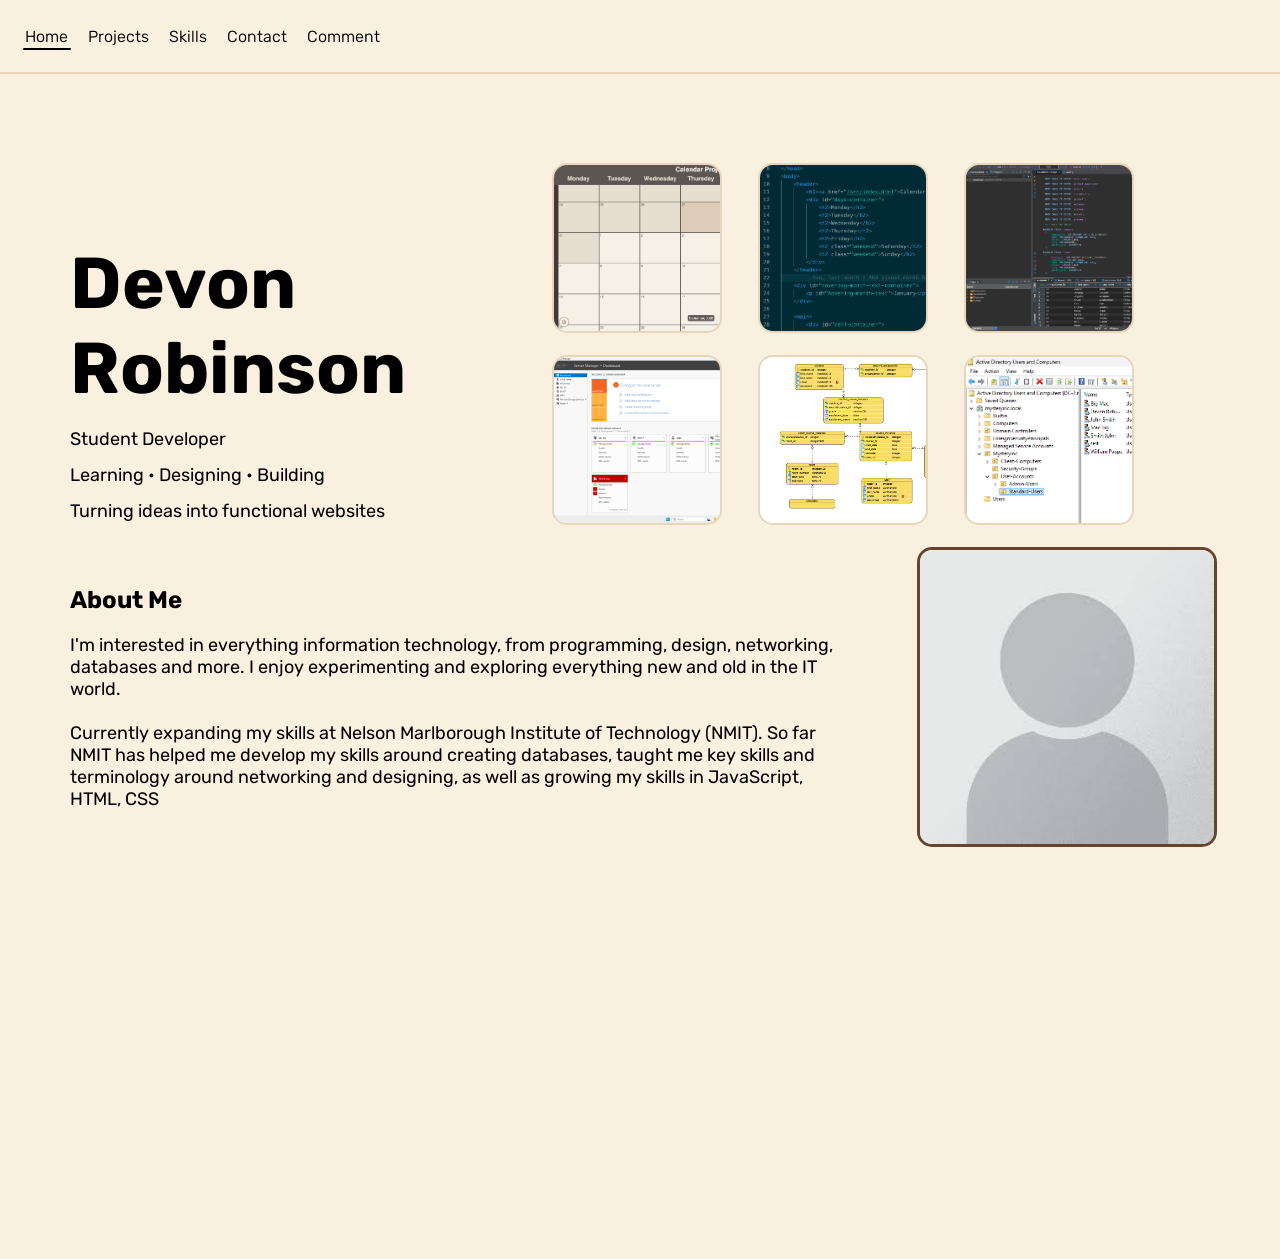
<file: index.html>
<!doctype html>
<html lang="en">
  <head>
    <meta charset="UTF-8" />
    <meta name="viewport" content="width=device-width, initial-scale=1.0" />
    <title>Devon's Portfolio</title>
    <link rel="stylesheet" href="src/global-css/global.css" />
    <link rel="stylesheet" href="src/pages/styles/home.css" />
    <link rel="icon" href="src/icons/code.svg" />
  </head>
  <body>
    <header>
      <nav>
        <a id="home-nav-link" href="index.html">Home</a>
        <a id="home-nav-link-mobile" class="active" href="index.html"
          ><svg
            xmlns="http://www.w3.org/2000/svg"
            height="24px"
            viewBox="0 -960 960 960"
            width="24px"
          >
            <path
              d="M240-200h120v-240h240v240h120v-360L480-740 240-560v360Zm-80 80v-480l320-240 320 240v480H520v-240h-80v240H160Zm320-350Z"
            /></svg
        ></a>
        <a id="projects-nav-link" href="src/pages/projects.html">Projects</a>
        <a id="projects-nav-link-mobile" href="src/pages/projects.html"
          ><svg
            xmlns="http://www.w3.org/2000/svg"
            height="24px"
            viewBox="0 -960 960 960"
            width="24px"
          >
            <path
              d="M120-440v-320q0-33 23.5-56.5T200-840h240v400H120Zm240-80Zm160-320h240q33 0 56.5 23.5T840-760v160H520v-240Zm0 720v-400h320v320q0 33-23.5 56.5T760-120H520ZM120-360h320v240H200q-33 0-56.5-23.5T120-200v-160Zm240 80Zm240-400Zm0 240Zm-400-80h160v-240H200v240Zm400-160h160v-80H600v80Zm0 240v240h160v-240H600ZM200-280v80h160v-80H200Z"
            /></svg
        ></a>
        <a id="skills-nav-link" href="src/pages/skills.html">Skills</a>
        <a id="skills-nav-link-mobile" href="src/pages/skills.html"
          ><svg
            height="22px"
            width="22px"
            version="1.1"
            id="Layer_1"
            xmlns="http://www.w3.org/2000/svg"
            xmlns:xlink="http://www.w3.org/1999/xlink"
            viewBox="0 0 232.688 232.688"
            xml:space="preserve"
          >
            <g id="XMLID_350_">
              <g id="XMLID_351_">
                <path
                  id="XMLID_352_"
                  d="M97.688,61.344h120c8.284,0,15-6.716,15-15s-6.716-15-15-15h-120c-8.284,0-15,6.716-15,15 S89.403,61.344,97.688,61.344z"
                />
              </g>
              <g id="XMLID_439_">
                <path
                  id="XMLID_440_"
                  d="M217.688,101.344h-120c-8.284,0-15,6.716-15,15s6.716,15,15,15h120c8.284,0,15-6.716,15-15 S225.972,101.344,217.688,101.344z"
                />
              </g>
              <g id="XMLID_441_">
                <path
                  id="XMLID_443_"
                  d="M217.688,171.344h-120c-8.284,0-15,6.716-15,15c0,8.284,6.716,15,15,15h120c8.284,0,15-6.716,15-15 C232.688,178.06,225.972,171.344,217.688,171.344z"
                />
              </g>
              <g id="XMLID_444_">
                <path
                  id="XMLID_445_"
                  d="M48.785,104.408l-9.989-1.452l-4.467-9.052c-1.264-2.56-3.87-4.181-6.726-4.181 c-2.854,0-5.462,1.621-6.726,4.181l-4.468,9.052l-9.988,1.452c-2.825,0.41-5.173,2.389-6.055,5.104 c-0.882,2.715-0.146,5.695,1.897,7.688l7.228,7.045l-1.707,9.949c-0.483,2.814,0.674,5.658,2.983,7.336 c1.307,0.95,2.853,1.433,4.409,1.433c1.193,0,2.392-0.285,3.489-0.861l8.936-4.698l8.936,4.698 c1.098,0.577,2.296,0.861,3.489,0.861c0.007,0,0.015,0,0.021,0c4.142-0.001,7.499-3.358,7.499-7.5 c0-0.629-0.077-1.241-0.223-1.825l-1.612-9.393l7.228-7.045c2.045-1.993,2.78-4.973,1.898-7.688 C53.958,106.797,51.61,104.818,48.785,104.408z"
                />
              </g>
              <g id="XMLID_446_">
                <path
                  id="XMLID_447_"
                  d="M48.785,34.408l-9.989-1.452l-4.467-9.052c-1.264-2.56-3.87-4.181-6.726-4.181 c-2.854,0-5.462,1.621-6.726,4.181l-4.468,9.052l-9.988,1.452c-2.825,0.41-5.173,2.389-6.055,5.104 c-0.882,2.715-0.146,5.695,1.897,7.688l7.228,7.045l-1.707,9.949c-0.483,2.814,0.674,5.658,2.983,7.336 c1.307,0.95,2.853,1.433,4.409,1.433c1.193,0,2.392-0.285,3.489-0.861l8.936-4.698l8.936,4.698 c1.098,0.577,2.296,0.861,3.489,0.861c0.007,0,0.015,0,0.021,0c4.142,0,7.499-3.358,7.499-7.5c0-0.629-0.077-1.241-0.223-1.825 l-1.612-9.393l7.228-7.045c2.045-1.993,2.78-4.973,1.898-7.688 C53.958,36.797,51.61,34.818,48.785,34.408z"
                />
              </g>
              <g id="XMLID_448_">
                <path
                  id="XMLID_449_"
                  d="M48.785,174.408l-9.989-1.452l-4.467-9.052c-1.264-2.56-3.87-4.181-6.726-4.181 c-2.854,0-5.462,1.621-6.726,4.181l-4.468,9.052l-9.988,1.452c-2.825,0.41-5.173,2.389-6.055,5.104 c-0.882,2.715-0.146,5.695,1.897,7.688l7.228,7.045l-1.707,9.949c-0.483,2.814,0.674,5.658,2.983,7.336 c1.307,0.95,2.853,1.433,4.409,1.433c1.193,0,2.392-0.285,3.489-0.861l8.936-4.698l8.936,4.698 c1.098,0.577,2.296,0.861,3.489,0.861c0.007,0,0.015,0,0.021,0c4.142,0,7.499-3.358,7.499-7.5c0-0.629-0.077-1.241-0.223-1.825 l-1.612-9.393l7.228-7.045c2.045-1.993,2.78-4.973,1.898-7.688 C53.958,176.797,51.61,174.818,48.785,174.408z"
                />
              </g>
            </g></svg
        ></a>
        <a id="contact-nav-link" href="src/pages/contact.html">Contact</a>
        <a id="contact-nav-link-mobile" href="src/pages/contact.html"
          ><svg
            xmlns="http://www.w3.org/2000/svg"
            height="24px"
            viewBox="0 -960 960 960"
            width="24px"
          >
            <path
              d="M200-246q54-53 125.5-83.5T480-360q83 0 154.5 30.5T760-246v-514H200v514Zm379-235q41-41 41-99t-41-99q-41-41-99-41t-99 41q-41 41-41 99t41 99q41 41 99 41t99-41ZM200-120q-33 0-56.5-23.5T120-200v-560q0-33 23.5-56.5T200-840h560q33 0 56.5 23.5T840-760v560q0 33-23.5 56.5T760-120H200Zm69-80h422q-44-39-99.5-59.5T480-280q-56 0-112.5 20.5T269-200Zm168.5-337.5Q420-555 420-580t17.5-42.5Q455-640 480-640t42.5 17.5Q540-605 540-580t-17.5 42.5Q505-520 480-520t-42.5-17.5ZM480-503Z"
            /></svg
        ></a>
        <a id="comments-nav-link" href="src/pages/comment.html">Comment</a>
        <a id="comments-nav-link-mobile" href="src/pages/comment.html"
          ><svg
            xmlns="http://www.w3.org/2000/svg"
            height="24px"
            viewBox="0 -960 960 960"
            width="24px"
          >
            <path
              d="M200-246q54-53 125.5-83.5T480-360q83 0 154.5 30.5T760-246v-514H200v514Zm379-235q41-41 41-99t-41-99q-41-41-99-41t-99 41q-41 41-41 99t41 99q41 41 99 41t99-41ZM200-120q-33 0-56.5-23.5T120-200v-560q0-33 23.5-56.5T200-840h560q33 0 56.5 23.5T840-760v560q0 33-23.5 56.5T760-120H200Zm69-80h422q-44-39-99.5-59.5T480-280q-56 0-112.5 20.5T269-200Zm168.5-337.5Q420-555 420-580t17.5-42.5Q455-640 480-640t42.5 17.5Q540-605 540-580t-17.5 42.5Q505-520 480-520t-42.5-17.5ZM480-503Z"
            /></svg
        ></a>
      </nav>
    </header>
    <main>
      <section class="main-container">
        <!-- <div class="main-container"> -->
        <div id="intro-container">
          <h1>Devon Robinson</h1>
          <p>Student Developer</p>
          <p>Learning • Designing • Building</p>
          <p>Turning ideas into functional websites</p>

          <a href="projects.html" class="mobile-view-projects">View Projects</a>
        </div>

        <div class="intro-img-container">
          <div class="img-holder"><img src="src/project-imgs/calendar-img1.png" /></div>
          <div class="img-holder"><img src="src/project-imgs/calendar-img2.png" /></div>
          <div class="img-holder"><img src="src/project-imgs/dbeaver-img1.png" /></div>
          <div class="img-holder"><img src="src/project-imgs/server-img1.PNG" /></div>
          <div class="img-holder"><img src="src/project-imgs/logical-img.png" /></div>
          <div class="img-holder"><img src="src/project-imgs/server-img2.PNG" /></div>
        </div>
        <!-- </div> -->
      </section>
      <section class="about-me">
        <div class="description">
          <h2>About Me</h2>
          <p>
            I'm interested in everything information technology, from programming, design,
            networking, databases and more. I enjoy experimenting and exploring everything new and
            old in the IT world.<br /><br />
            Currently expanding my skills at Nelson Marlborough Institute of Technology (NMIT). So
            far NMIT has helped me develop my skills around creating databases, taught me key skills
            and terminology around networking and designing, as well as growing my skills in
            JavaScript, HTML, CSS
          </p>
        </div>
        <article class="personal-card">
          <img
            id="personal-img"
            alt="Photo of Devon"
            src="src/front-page-imgs/empty-contact-img2.png"
          />
        </article>
      </section>
    </main>
    <footer>
      <div class="socials">
        <a class="github-social" href="https://github.com/Devon-Robinson0" target="_blank"
          ><svg
            width="800px"
            height="800px"
            viewBox="0 0 20 20"
            version="1.1"
            xmlns="http://www.w3.org/2000/svg"
            xmlns:xlink="http://www.w3.org/1999/xlink"
          >
            <g id="Page-1" stroke="none" stroke-width="1" fill="none" fill-rule="evenodd">
              <g
                id="Dribbble-Light-Preview"
                transform="translate(-140.000000, -7559.000000)"
                fill="#000000"
              >
                <g id="icons" transform="translate(56.000000, 160.000000)">
                  <path
                    d="M94,7399 C99.523,7399 104,7403.59 104,7409.253 C104,7413.782 101.138,7417.624 97.167,7418.981 C96.66,7419.082 96.48,7418.762 96.48,7418.489 C96.48,7418.151 96.492,7417.047 96.492,7415.675 C96.492,7414.719 96.172,7414.095 95.813,7413.777 C98.04,7413.523 100.38,7412.656 100.38,7408.718 C100.38,7407.598 99.992,7406.684 99.35,7405.966 C99.454,7405.707 99.797,7404.664 99.252,7403.252 C99.252,7403.252 98.414,7402.977 96.505,7404.303 C95.706,7404.076 94.85,7403.962 94,7403.958 C93.15,7403.962 92.295,7404.076 91.497,7404.303 C89.586,7402.977 88.746,7403.252 88.746,7403.252 C88.203,7404.664 88.546,7405.707 88.649,7405.966 C88.01,7406.684 87.619,7407.598 87.619,7408.718 C87.619,7412.646 89.954,7413.526 92.175,7413.785 C91.889,7414.041 91.63,7414.493 91.54,7415.156 C90.97,7415.418 89.522,7415.871 88.63,7414.304 C88.63,7414.304 88.101,7413.319 87.097,7413.247 C87.097,7413.247 86.122,7413.234 87.029,7413.87 C87.029,7413.87 87.684,7414.185 88.139,7415.37 C88.139,7415.37 88.726,7417.2 91.508,7416.58 C91.513,7417.437 91.522,7418.245 91.522,7418.489 C91.522,7418.76 91.338,7419.077 90.839,7418.982 C86.865,7417.627 84,7413.783 84,7409.253 C84,7403.59 88.478,7399 94,7399"
                    id="github-[#142]"
                  ></path>
                </g>
              </g>
            </g></svg
        ></a>
        <a
          class="linkedin-social"
          href="https://www.linkedin.com/in/devon-robinson-6292603ba/"
          target="_blank"
          ><svg
            height="800px"
            width="800px"
            version="1.1"
            id="Layer_1"
            xmlns="http://www.w3.org/2000/svg"
            xmlns:xlink="http://www.w3.org/1999/xlink"
            viewBox="0 0 382 382"
            xml:space="preserve"
          >
            <path
              d="M347.445,0H34.555C15.471,0,0,15.471,0,34.555v312.889C0,366.529,15.471,382,34.555,382h312.889C366.529,382,382,366.529,382,347.444V34.555C382,15.471,366.529,0,347.445,0z M118.207,329.844c0,5.554-4.502,10.056-10.056,10.056H65.345c-5.554,0-10.056-4.502-10.056-10.056V150.403c0-5.554,4.502-10.056,10.056-10.056h42.806c5.554,0,10.056,4.502,10.056,10.056V329.844z M86.748,123.432c-22.459,0-40.666-18.207-40.666-40.666S64.289,42.1,86.748,42.1s40.666,18.207,40.666,40.666S109.208,123.432,86.748,123.432z M341.91,330.654c0,5.106-4.14,9.246-9.246,9.246H286.73c-5.106,0-9.246-4.14-9.246-9.246v-84.168c0-12.556,3.683-55.021-32.813-55.021c-28.309,0-34.051,29.066-35.204,42.11v97.079c0,5.106-4.139,9.246-9.246,9.246h-44.426c-5.106,0-9.246-4.14-9.246-9.246V149.593c0-5.106,4.14-9.246,9.246-9.246h44.426c5.106,0,9.246,4.14,9.246,9.246v15.655c10.497-15.753,26.097-27.912,59.312-27.912c73.552,0,73.131,68.716,73.131,106.472L341.91,330.654L341.91,330.654z"
            /></svg
        ></a>
        <a class="email-social" href="mailto:devonpr@gmail.com"
          ><svg
            xmlns="http://www.w3.org/2000/svg"
            height="24px"
            viewBox="0 -960 960 960"
            width="24px"
          >
            <path
              d="M160-160q-33 0-56.5-23.5T80-240v-480q0-33 23.5-56.5T160-800h640q33 0 56.5 23.5T880-720v480q0 33-23.5 56.5T800-160H160Zm320-280L160-640v400h640v-400L480-440Zm0-80 320-200H160l320 200ZM160-640v-80 480-400Z"
            /></svg
        ></a>
      </div>
      <div class="nav-container">
        <a href="index.html">Home</a>
        <a href="projects.html">Projects</a>
        <a href="skills.html">Skills</a>
        <a href="contact.html">Contact Me</a>
      </div>
      <p>&copy; 2026 Devon Robinson</p>
    </footer>
  </body>
</html>
</file>
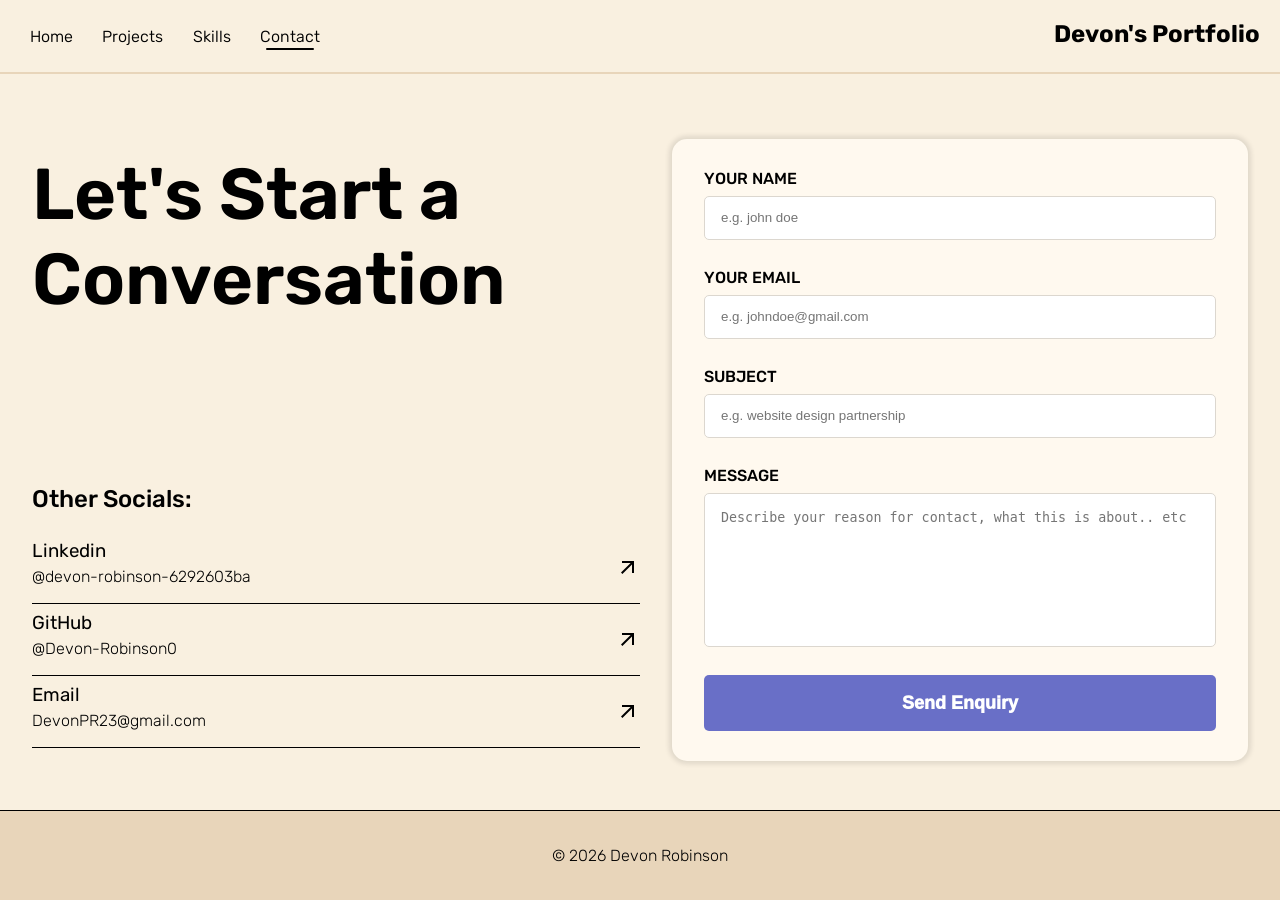
<file: pages/contact.html>
<!DOCTYPE html>
<html lang="en">
<head>
    <meta charset="UTF-8">
    <meta name="viewport" content="width=device-width, initial-scale=1.0">
    <title>Devon's Portfolio</title>
    <link rel="stylesheet" href="../assets/global-css/global.css" />
    <link rel="stylesheet" href="styles/contact.css" />
    <link rel="icon" href="../assets/icons/code.svg" />
</head>
<body id="body-temp">
    <header>
        <nav>
            <a id="home-nav-link" href="index.html">Home</a>
            <a id="home-nav-link-mobile" href="index.html"><svg xmlns="http://www.w3.org/2000/svg" height="24px" viewBox="0 -960 960 960" width="24px"><path d="M240-200h120v-240h240v240h120v-360L480-740 240-560v360Zm-80 80v-480l320-240 320 240v480H520v-240h-80v240H160Zm320-350Z"/></svg></a>
            <a id="projects-nav-link" href="projects.html">Projects</a>
            <a id="projects-nav-link-mobile" href="projects.html"><svg xmlns="http://www.w3.org/2000/svg" height="24px" viewBox="0 -960 960 960" width="24px"><path d="M120-440v-320q0-33 23.5-56.5T200-840h240v400H120Zm240-80Zm160-320h240q33 0 56.5 23.5T840-760v160H520v-240Zm0 720v-400h320v320q0 33-23.5 56.5T760-120H520ZM120-360h320v240H200q-33 0-56.5-23.5T120-200v-160Zm240 80Zm240-400Zm0 240Zm-400-80h160v-240H200v240Zm400-160h160v-80H600v80Zm0 240v240h160v-240H600ZM200-280v80h160v-80H200Z"/></svg></a>
            <a id="skills-nav-link" href="skills.html">Skills</a>
            <a id="skills-nav-link-mobile" href="skills.html"><svg height="22px" width="22px" version="1.1" id="Layer_1" xmlns="http://www.w3.org/2000/svg" xmlns:xlink="http://www.w3.org/1999/xlink" viewBox="0 0 232.688 232.688" xml:space="preserve"><g id="XMLID_350_"><g id="XMLID_351_"><path id="XMLID_352_" d="M97.688,61.344h120c8.284,0,15-6.716,15-15s-6.716-15-15-15h-120c-8.284,0-15,6.716-15,15 S89.403,61.344,97.688,61.344z"/></g><g id="XMLID_439_"><path id="XMLID_440_" d="M217.688,101.344h-120c-8.284,0-15,6.716-15,15s6.716,15,15,15h120c8.284,0,15-6.716,15-15 S225.972,101.344,217.688,101.344z"/></g><g id="XMLID_441_"><path id="XMLID_443_" d="M217.688,171.344h-120c-8.284,0-15,6.716-15,15c0,8.284,6.716,15,15,15h120c8.284,0,15-6.716,15-15 C232.688,178.06,225.972,171.344,217.688,171.344z"/></g><g id="XMLID_444_"><path id="XMLID_445_" d="M48.785,104.408l-9.989-1.452l-4.467-9.052c-1.264-2.56-3.87-4.181-6.726-4.181 c-2.854,0-5.462,1.621-6.726,4.181l-4.468,9.052l-9.988,1.452c-2.825,0.41-5.173,2.389-6.055,5.104 c-0.882,2.715-0.146,5.695,1.897,7.688l7.228,7.045l-1.707,9.949c-0.483,2.814,0.674,5.658,2.983,7.336 c1.307,0.95,2.853,1.433,4.409,1.433c1.193,0,2.392-0.285,3.489-0.861l8.936-4.698l8.936,4.698 c1.098,0.577,2.296,0.861,3.489,0.861c0.007,0,0.015,0,0.021,0c4.142-0.001,7.499-3.358,7.499-7.5 c0-0.629-0.077-1.241-0.223-1.825l-1.612-9.393l7.228-7.045c2.045-1.993,2.78-4.973,1.898-7.688 C53.958,106.797,51.61,104.818,48.785,104.408z"/></g><g id="XMLID_446_"><path id="XMLID_447_" d="M48.785,34.408l-9.989-1.452l-4.467-9.052c-1.264-2.56-3.87-4.181-6.726-4.181 c-2.854,0-5.462,1.621-6.726,4.181l-4.468,9.052l-9.988,1.452c-2.825,0.41-5.173,2.389-6.055,5.104 c-0.882,2.715-0.146,5.695,1.897,7.688l7.228,7.045l-1.707,9.949c-0.483,2.814,0.674,5.658,2.983,7.336 c1.307,0.95,2.853,1.433,4.409,1.433c1.193,0,2.392-0.285,3.489-0.861l8.936-4.698l8.936,4.698 c1.098,0.577,2.296,0.861,3.489,0.861c0.007,0,0.015,0,0.021,0c4.142,0,7.499-3.358,7.499-7.5c0-0.629-0.077-1.241-0.223-1.825 l-1.612-9.393l7.228-7.045c2.045-1.993,2.78-4.973,1.898-7.688 C53.958,36.797,51.61,34.818,48.785,34.408z"/></g><g id="XMLID_448_"><path id="XMLID_449_" d="M48.785,174.408l-9.989-1.452l-4.467-9.052c-1.264-2.56-3.87-4.181-6.726-4.181 c-2.854,0-5.462,1.621-6.726,4.181l-4.468,9.052l-9.988,1.452c-2.825,0.41-5.173,2.389-6.055,5.104 c-0.882,2.715-0.146,5.695,1.897,7.688l7.228,7.045l-1.707,9.949c-0.483,2.814,0.674,5.658,2.983,7.336 c1.307,0.95,2.853,1.433,4.409,1.433c1.193,0,2.392-0.285,3.489-0.861l8.936-4.698l8.936,4.698 c1.098,0.577,2.296,0.861,3.489,0.861c0.007,0,0.015,0,0.021,0c4.142,0,7.499-3.358,7.499-7.5c0-0.629-0.077-1.241-0.223-1.825 l-1.612-9.393l7.228-7.045c2.045-1.993,2.78-4.973,1.898-7.688 C53.958,176.797,51.61,174.818,48.785,174.408z"/></g></g></svg></a>
            <a id="contact-nav-link" href="contact.html">Contact</a>
            <a id="contact-nav-link-mobile" class="active" href="contact.html"><svg xmlns="http://www.w3.org/2000/svg" height="24px" viewBox="0 -960 960 960" width="24px"><path d="M200-246q54-53 125.5-83.5T480-360q83 0 154.5 30.5T760-246v-514H200v514Zm379-235q41-41 41-99t-41-99q-41-41-99-41t-99 41q-41 41-41 99t41 99q41 41 99 41t99-41ZM200-120q-33 0-56.5-23.5T120-200v-560q0-33 23.5-56.5T200-840h560q33 0 56.5 23.5T840-760v560q0 33-23.5 56.5T760-120H200Zm69-80h422q-44-39-99.5-59.5T480-280q-56 0-112.5 20.5T269-200Zm168.5-337.5Q420-555 420-580t17.5-42.5Q455-640 480-640t42.5 17.5Q540-605 540-580t-17.5 42.5Q505-520 480-520t-42.5-17.5ZM480-503Z"/></svg></a>
        </nav>
        <a href="index.html" class="site-name"><h2>Devon's Portfolio</h2></a>
    </header>
    <main>
        <div class="start-conversation">
            <h1>Let's Start a Conversation</h1>
            <div class="socials-box">
                <h2>Other Socials:</h2>
                <a href="https://www.linkedin.com/in/devon-robinson-6292603ba/" target="_blank">
                    <h3>Linkedin</h3>
                    <p>@devon-robinson-6292603ba</p>

                    <svg xmlns="http://www.w3.org/2000/svg" height="24px" viewBox="0 -960 960 960" width="24px"><path d="m256-240-56-56 384-384H240v-80h480v480h-80v-344L256-240Z"/></svg>
                </a>
                <a href="https://github.com/Devon-Robinson0" target="_blank">
                    <h3>GitHub</h3>
                    <p>@Devon-Robinson0</p>

                    <svg xmlns="http://www.w3.org/2000/svg" height="24px" viewBox="0 -960 960 960" width="24px"><path d="m256-240-56-56 384-384H240v-80h480v480h-80v-344L256-240Z"/></svg>
                </a>
                <a href="mailto:devonpr@gmail.com">
                    <h3>Email</h3>
                    <p>DevonPR23@gmail.com</p>

                    <svg xmlns="http://www.w3.org/2000/svg" height="24px" viewBox="0 -960 960 960" width="24px"><path d="m256-240-56-56 384-384H240v-80h480v480h-80v-344L256-240Z"/></svg>
                </a>
            </div>
        </div>
        <div class="contact">
            <form>
                <div class="input-container">
                    <label for="name-input">YOUR NAME</label>
                    <input id="name-input" type="text" placeholder="e.g. john doe" />
                </div>
                <div class="input-container">
                    <label for="email-input">YOUR EMAIL</label>
                    <input id="email-input" type="email" placeholder="e.g. johndoe@gmail.com" />
                </div>
                <div class="input-container">
                    <label for="subject-input">SUBJECT</label>
                    <input id="subject-input" type="text" placeholder="e.g. website design partnership" />
                </div>
                <div class="input-container">
                    <label for="message-input">MESSAGE</label>
                    <textarea 
                        id="message-input" 
                        placeholder="Describe your reason for contact, what this is about.. etc" 
                        rows="8"
                    ></textarea>
                </div>
                
                <button type="button" id="submit-form-btn">Send Enquiry</button>
            </form>
        </div>
    </main>
    <footer id="contact-footer">
        <p>&copy; 2026 Devon Robinson</p>
    </footer>
</body>
</html>
</file>
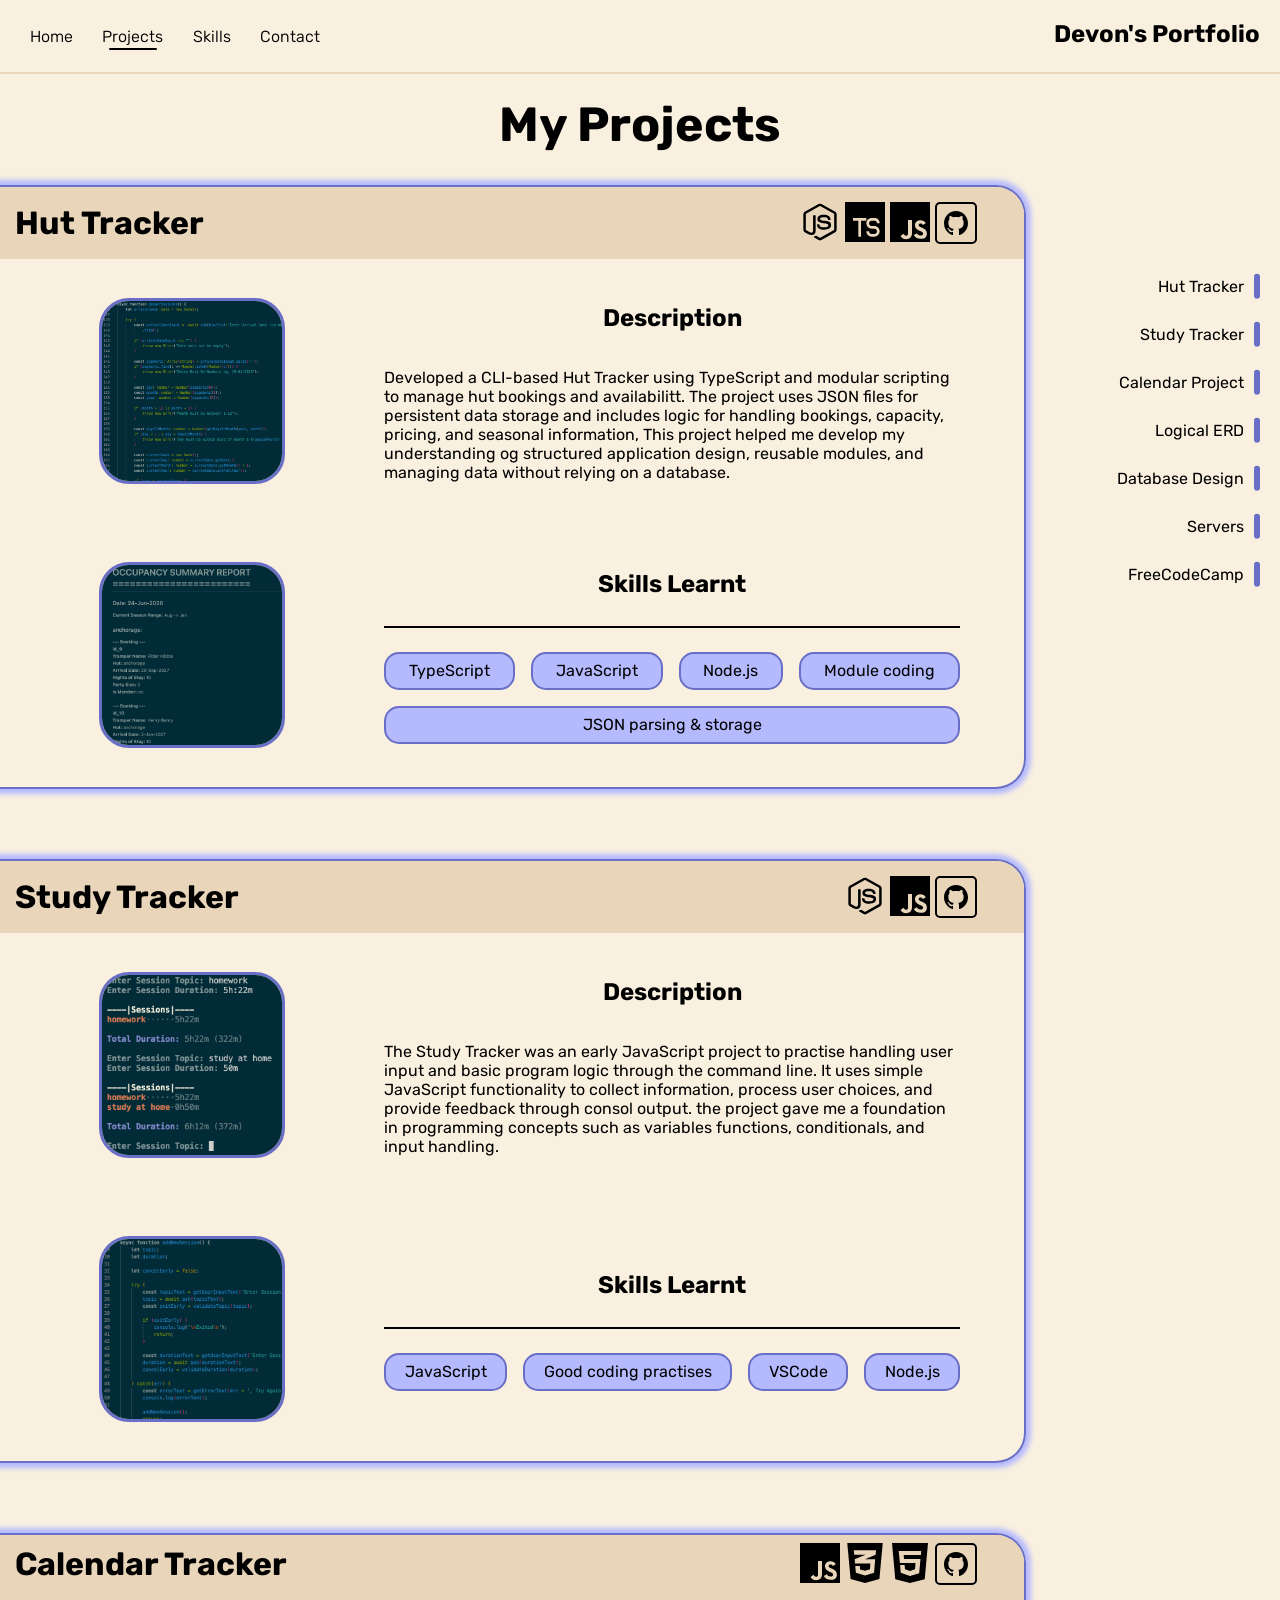
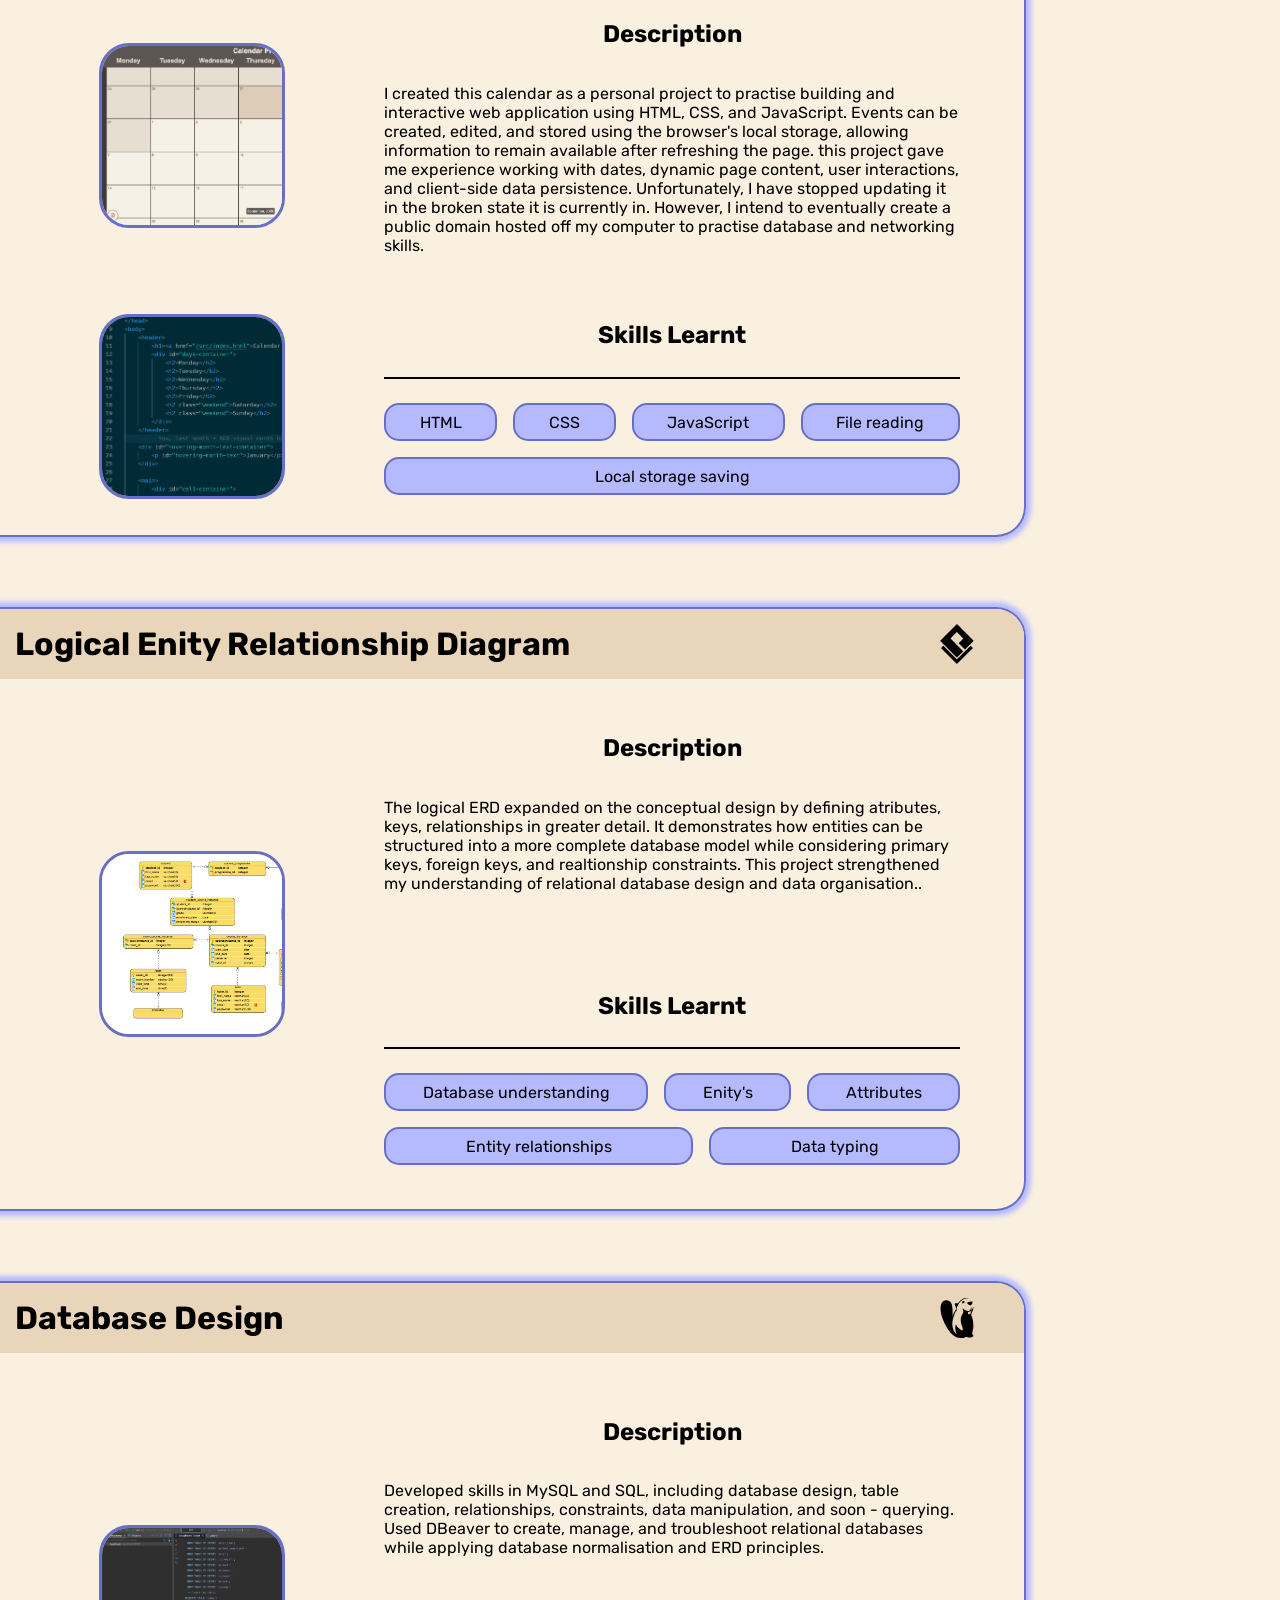
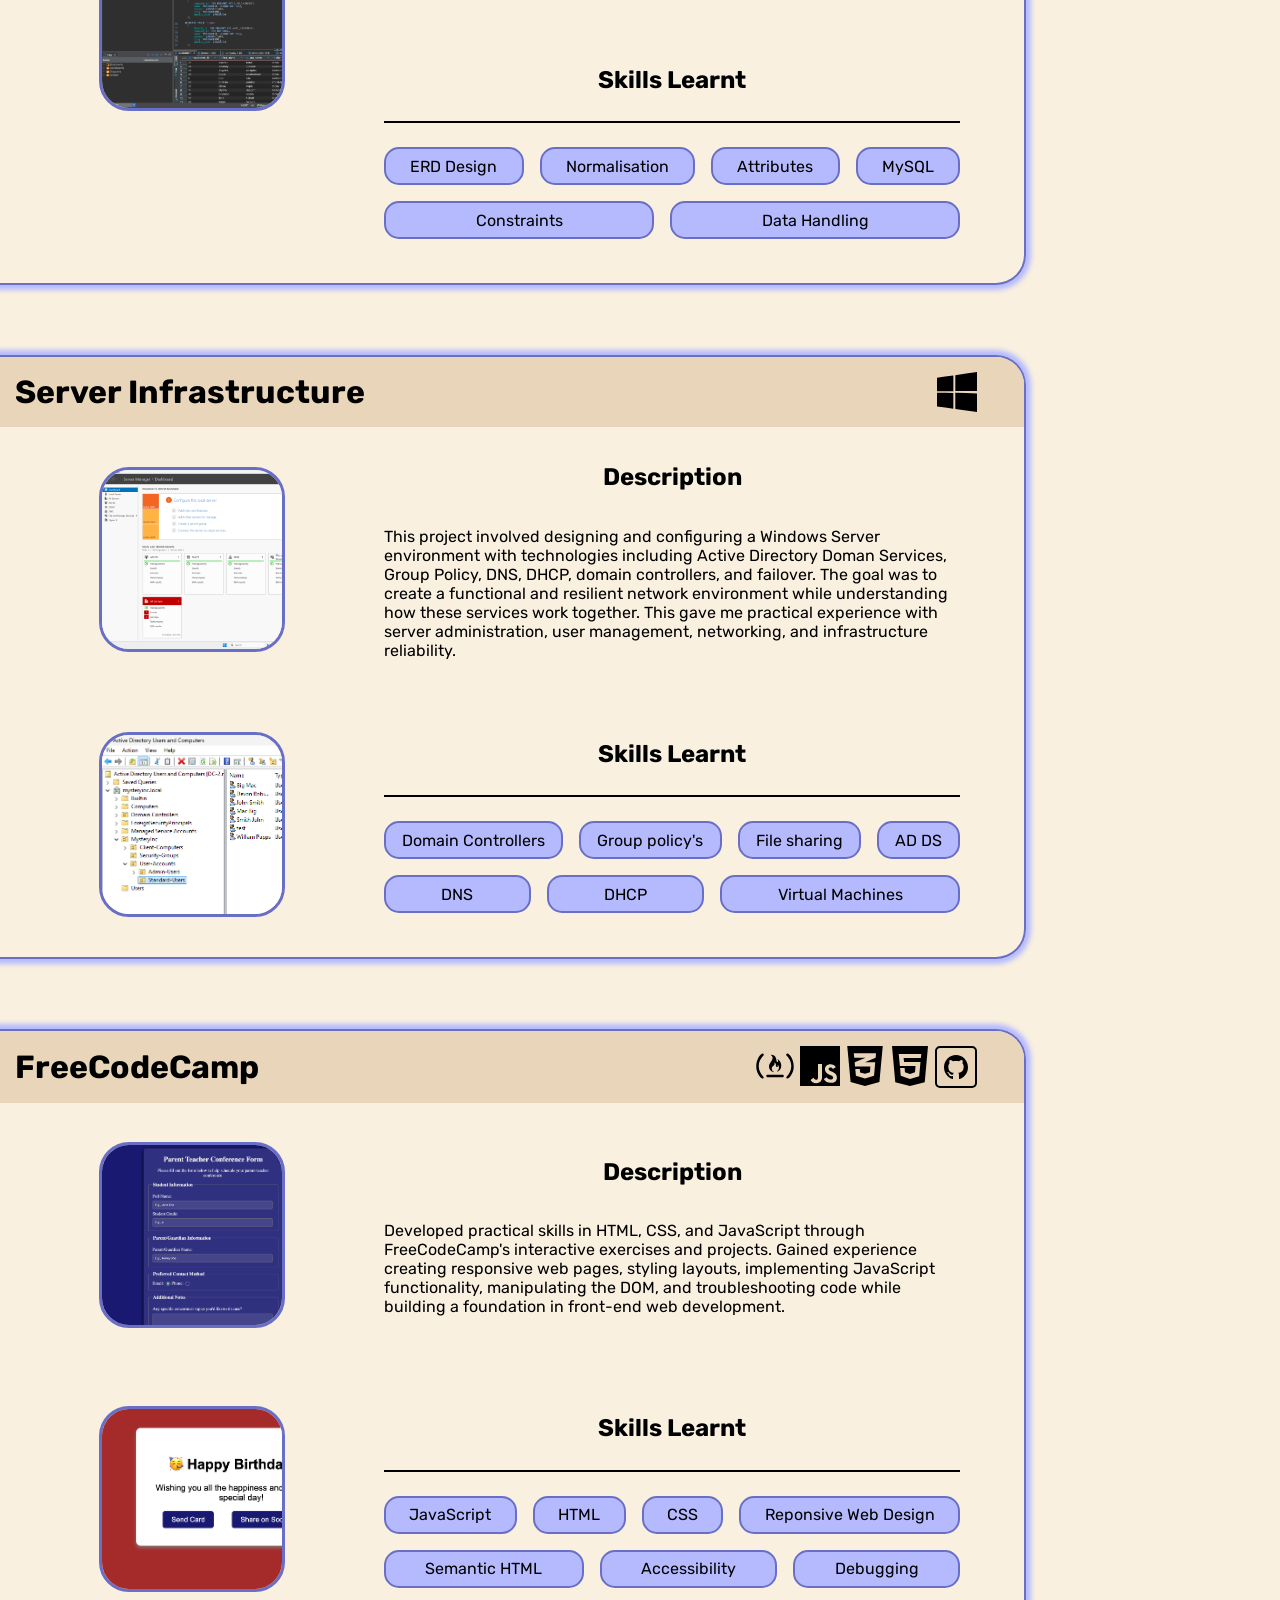
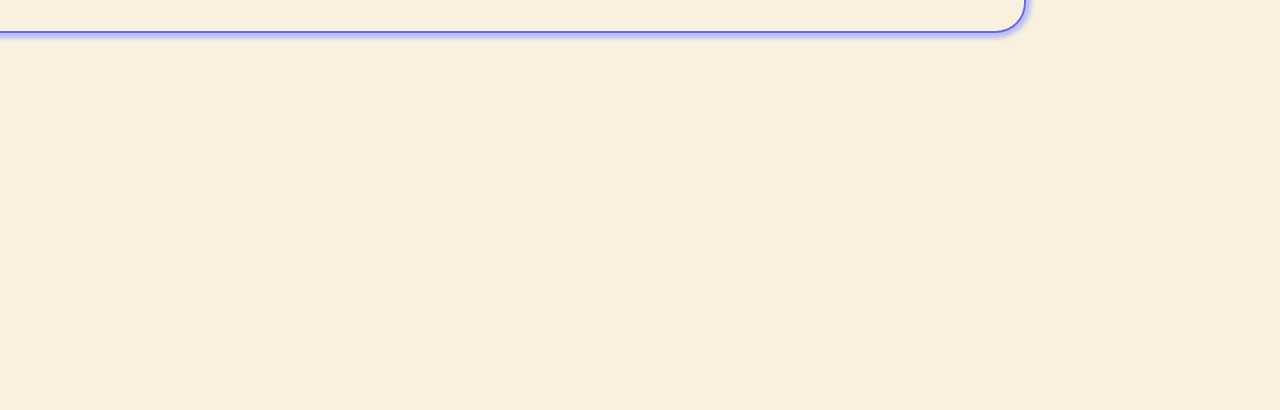
<file: pages/projects.html>
<!DOCTYPE html>
<html lang="en">
<head>
    <meta charset="UTF-8">
    <meta name="viewport" content="width=device-width, initial-scale=1.0">
    <title>Devon's Portfolio</title>
    <link rel="stylesheet" href="../assets/global-css/global.css" />
    <link rel="stylesheet" href="styles/projects.css" />
    <link rel="icon" href="../assets/icons/code.svg" />
</head>
<body>
    <header>
        <nav>
            <a id="home-nav-link" href="index.html">Home</a>
            <a id="home-nav-link-mobile" href="index.html"><svg xmlns="http://www.w3.org/2000/svg" height="24px" viewBox="0 -960 960 960" width="24px"><path d="M240-200h120v-240h240v240h120v-360L480-740 240-560v360Zm-80 80v-480l320-240 320 240v480H520v-240h-80v240H160Zm320-350Z"/></svg></a>
            <a id="projects-nav-link" href="projects.html">Projects</a>
            <a id="projects-nav-link-mobile" class="active" href="projects.html"><svg xmlns="http://www.w3.org/2000/svg" height="24px" viewBox="0 -960 960 960" width="24px"><path d="M120-440v-320q0-33 23.5-56.5T200-840h240v400H120Zm240-80Zm160-320h240q33 0 56.5 23.5T840-760v160H520v-240Zm0 720v-400h320v320q0 33-23.5 56.5T760-120H520ZM120-360h320v240H200q-33 0-56.5-23.5T120-200v-160Zm240 80Zm240-400Zm0 240Zm-400-80h160v-240H200v240Zm400-160h160v-80H600v80Zm0 240v240h160v-240H600ZM200-280v80h160v-80H200Z"/></svg></a>
            <a id="skills-nav-link" href="skills.html">Skills</a>
            <a id="skills-nav-link-mobile" href="skills.html"><svg height="22px" width="22px" version="1.1" id="Layer_1" xmlns="http://www.w3.org/2000/svg" xmlns:xlink="http://www.w3.org/1999/xlink" viewBox="0 0 232.688 232.688" xml:space="preserve"><g id="XMLID_350_"><g id="XMLID_351_"><path id="XMLID_352_" d="M97.688,61.344h120c8.284,0,15-6.716,15-15s-6.716-15-15-15h-120c-8.284,0-15,6.716-15,15 S89.403,61.344,97.688,61.344z"/></g><g id="XMLID_439_"><path id="XMLID_440_" d="M217.688,101.344h-120c-8.284,0-15,6.716-15,15s6.716,15,15,15h120c8.284,0,15-6.716,15-15 S225.972,101.344,217.688,101.344z"/></g><g id="XMLID_441_"><path id="XMLID_443_" d="M217.688,171.344h-120c-8.284,0-15,6.716-15,15c0,8.284,6.716,15,15,15h120c8.284,0,15-6.716,15-15 C232.688,178.06,225.972,171.344,217.688,171.344z"/></g><g id="XMLID_444_"><path id="XMLID_445_" d="M48.785,104.408l-9.989-1.452l-4.467-9.052c-1.264-2.56-3.87-4.181-6.726-4.181 c-2.854,0-5.462,1.621-6.726,4.181l-4.468,9.052l-9.988,1.452c-2.825,0.41-5.173,2.389-6.055,5.104 c-0.882,2.715-0.146,5.695,1.897,7.688l7.228,7.045l-1.707,9.949c-0.483,2.814,0.674,5.658,2.983,7.336 c1.307,0.95,2.853,1.433,4.409,1.433c1.193,0,2.392-0.285,3.489-0.861l8.936-4.698l8.936,4.698 c1.098,0.577,2.296,0.861,3.489,0.861c0.007,0,0.015,0,0.021,0c4.142-0.001,7.499-3.358,7.499-7.5 c0-0.629-0.077-1.241-0.223-1.825l-1.612-9.393l7.228-7.045c2.045-1.993,2.78-4.973,1.898-7.688 C53.958,106.797,51.61,104.818,48.785,104.408z"/></g><g id="XMLID_446_"><path id="XMLID_447_" d="M48.785,34.408l-9.989-1.452l-4.467-9.052c-1.264-2.56-3.87-4.181-6.726-4.181 c-2.854,0-5.462,1.621-6.726,4.181l-4.468,9.052l-9.988,1.452c-2.825,0.41-5.173,2.389-6.055,5.104 c-0.882,2.715-0.146,5.695,1.897,7.688l7.228,7.045l-1.707,9.949c-0.483,2.814,0.674,5.658,2.983,7.336 c1.307,0.95,2.853,1.433,4.409,1.433c1.193,0,2.392-0.285,3.489-0.861l8.936-4.698l8.936,4.698 c1.098,0.577,2.296,0.861,3.489,0.861c0.007,0,0.015,0,0.021,0c4.142,0,7.499-3.358,7.499-7.5c0-0.629-0.077-1.241-0.223-1.825 l-1.612-9.393l7.228-7.045c2.045-1.993,2.78-4.973,1.898-7.688 C53.958,36.797,51.61,34.818,48.785,34.408z"/></g><g id="XMLID_448_"><path id="XMLID_449_" d="M48.785,174.408l-9.989-1.452l-4.467-9.052c-1.264-2.56-3.87-4.181-6.726-4.181 c-2.854,0-5.462,1.621-6.726,4.181l-4.468,9.052l-9.988,1.452c-2.825,0.41-5.173,2.389-6.055,5.104 c-0.882,2.715-0.146,5.695,1.897,7.688l7.228,7.045l-1.707,9.949c-0.483,2.814,0.674,5.658,2.983,7.336 c1.307,0.95,2.853,1.433,4.409,1.433c1.193,0,2.392-0.285,3.489-0.861l8.936-4.698l8.936,4.698 c1.098,0.577,2.296,0.861,3.489,0.861c0.007,0,0.015,0,0.021,0c4.142,0,7.499-3.358,7.499-7.5c0-0.629-0.077-1.241-0.223-1.825 l-1.612-9.393l7.228-7.045c2.045-1.993,2.78-4.973,1.898-7.688 C53.958,176.797,51.61,174.818,48.785,174.408z"/></g></g></svg></a>
            <a id="contact-nav-link" href="contact.html">Contact</a>
            <a id="contact-nav-link-mobile" href="contact.html"><svg xmlns="http://www.w3.org/2000/svg" height="24px" viewBox="0 -960 960 960" width="24px"><path d="M200-246q54-53 125.5-83.5T480-360q83 0 154.5 30.5T760-246v-514H200v514Zm379-235q41-41 41-99t-41-99q-41-41-99-41t-99 41q-41 41-41 99t41 99q41 41 99 41t99-41ZM200-120q-33 0-56.5-23.5T120-200v-560q0-33 23.5-56.5T200-840h560q33 0 56.5 23.5T840-760v560q0 33-23.5 56.5T760-120H200Zm69-80h422q-44-39-99.5-59.5T480-280q-56 0-112.5 20.5T269-200Zm168.5-337.5Q420-555 420-580t17.5-42.5Q455-640 480-640t42.5 17.5Q540-605 540-580t-17.5 42.5Q505-520 480-520t-42.5-17.5ZM480-503Z"/></svg></a>
        </nav>
        <a href="index.html" class="site-name"><h2>Devon's Portfolio</h2></a>
    </header>
    <main>

        <h1 class="main-title">My Projects</h1>

        <article id="project1" class="project">
            
            <h2 class="project-name">Hut Tracker <span><svg width="40px" height="40px" viewBox="0 0 48 48" xmlns="http://www.w3.org/2000/svg"><title>node-js</title><g id="Layer_2" data-name="Layer 2"><g id="invisible_box" data-name="invisible box"><rect width="48" height="48" fill="none"/></g><g id="Q3_icons" data-name="Q3 icons"><g><path d="M42.3,11.8,25.7,2.4a4,4,0,0,0-3.4,0L5.7,11.8A3.4,3.4,0,0,0,4,14.7V33.3a3.4,3.4,0,0,0,1.7,2.9l4.4,2.5a7.2,7.2,0,0,0,3.8,1c3.1,0,4.9-1.9,4.9-5.1V16.3a.5.5,0,0,0-.5-.5H16.2a.5.5,0,0,0-.5.5V34.6c0,1.5-1.5,2.9-3.9,1.7L7.2,33.7a.5.5,0,0,1-.2-.4V14.7a.8.8,0,0,1,.2-.5L23.7,4.9h.6l16.5,9.3a.8.8,0,0,1,.2.5V33.3a.5.5,0,0,1-.2.4L24.3,43a.6.6,0,0,1-.6,0l-4.2-2.4a.3.3,0,0,0-.4,0l-2.5,1.1c-.3.1-.7.2.1.7l5.6,3.1a3.1,3.1,0,0,0,3.4,0l16.6-9.3A3.4,3.4,0,0,0,44,33.3V14.7A3.4,3.4,0,0,0,42.3,11.8Z"/><path d="M29.1,30.3c-4.4,0-5.3-1-5.7-3.1a.4.4,0,0,0-.4-.4H20.8a.4.4,0,0,0-.4.4c0,2.7,1.5,6,8.7,6,5.2,0,8.2-2,8.2-5.5s-2.4-4.5-7.5-5.1-5.6-1-5.6-2.2.4-2.2,4.2-2.2,4.7.7,5.2,2.9a.5.5,0,0,0,.5.4h2.1l.4-.2a.4.4,0,0,0,.1-.3c-.3-3.9-3-5.7-8.3-5.7s-7.5,2-7.5,5.2,2.8,4.5,7.3,5,5.9,1.2,5.9,2.3S32.6,30.3,29.1,30.3Z"/></g></g></g></svg><svg width="40px" height="40px" viewBox="0 0 15 15" fill="none" xmlns="http://www.w3.org/2000/svg"><path fill-rule="evenodd" clip-rule="evenodd" d="M0 0H15V15H0V0ZM10 6C8.89543 6 8 6.89543 8 8C8 9.10457 8.89543 10 10 10H11C11.5523 10 12 10.4477 12 11C12 11.5523 11.5523 12 11 12H10C9.44772 12 9 11.5523 9 11H8C8 12.1046 8.89543 13 10 13H11C12.1046 13 13 12.1046 13 11C13 9.89543 12.1046 9 11 9H10C9.44772 9 9 8.55228 9 8C9 7.44772 9.44772 7 10 7H11.1667C11.6269 7 12 7.3731 12 7.83333V8H13V7.83333C13 6.82081 12.1792 6 11.1667 6H10ZM3 6H8V7H6V13H5V7H3V6Z" fill="#000000"/></svg><svg width="40px" height="40px" viewBox="0 0 20 20" version="1.1" xmlns="http://www.w3.org/2000/svg" xmlns:xlink="http://www.w3.org/1999/xlink"><title>javascript [#155]</title><desc>Created with Sketch.</desc><defs></defs><g id="Page-1" stroke="none" stroke-width="1" fill="none" fill-rule="evenodd"><g id="Dribbble-Light-Preview" transform="translate(-420.000000, -7479.000000)" fill="#000000"><g id="icons" transform="translate(56.000000, 160.000000)"><path d="M379.328,7337.432 C377.583,7337.432 376.455,7336.6 375.905,7335.512 L375.905,7335.512 L377.435,7334.626 C377.838,7335.284 378.361,7335.767 379.288,7335.767 C380.066,7335.767 380.563,7335.378 380.563,7334.841 C380.563,7334.033 379.485,7333.717 378.724,7333.391 C377.368,7332.814 376.468,7332.089 376.468,7330.558 C376.468,7329.149 377.542,7328.075 379.221,7328.075 C380.415,7328.075 381.275,7328.491 381.892,7329.578 L380.429,7330.518 C380.107,7329.941 379.758,7329.713 379.221,7329.713 C378.67,7329.713 378.321,7330.062 378.321,7330.518 C378.321,7331.082 378.67,7331.31 379.476,7331.659 C381.165,7332.383 382.443,7332.952 382.443,7334.814 C382.443,7336.506 381.114,7337.432 379.328,7337.432 L379.328,7337.432 Z M375,7334.599 C375,7336.546 373.801,7337.575 372.136,7337.575 C370.632,7337.575 369.731,7337 369.288,7336 L369.273,7336 L369.266,7336 L369.262,7336 L370.791,7334.931 C371.086,7335.454 371.352,7335.825 371.996,7335.825 C372.614,7335.825 373,7335.512 373,7334.573 L373,7328 L375,7328 L375,7334.599 Z M364,7339 L384,7339 L384,7319 L364,7319 L364,7339 Z" id="javascript-[#155]"></path></g></g></g></svg><a class="github-link" href="https://github.com/Devon-Robinson0/sdv503-a3-hut-booking-13547666" target="_blank"><svg width="24" height="24" viewBox="0 0 20 20" version="1.1" xmlns="http://www.w3.org/2000/svg" xmlns:xlink="http://www.w3.org/1999/xlink"><g id="Page-1" stroke="none" stroke-width="1" fill="none" fill-rule="evenodd"><g id="Dribbble-Light-Preview" transform="translate(-140.000000, -7559.000000)" fill="#000000"><g id="icons" transform="translate(56.000000, 160.000000)"><path d="M94,7399 C99.523,7399 104,7403.59 104,7409.253 C104,7413.782 101.138,7417.624 97.167,7418.981 C96.66,7419.082 96.48,7418.762 96.48,7418.489 C96.48,7418.151 96.492,7417.047 96.492,7415.675 C96.492,7414.719 96.172,7414.095 95.813,7413.777 C98.04,7413.523 100.38,7412.656 100.38,7408.718 C100.38,7407.598 99.992,7406.684 99.35,7405.966 C99.454,7405.707 99.797,7404.664 99.252,7403.252 C99.252,7403.252 98.414,7402.977 96.505,7404.303 C95.706,7404.076 94.85,7403.962 94,7403.958 C93.15,7403.962 92.295,7404.076 91.497,7404.303 C89.586,7402.977 88.746,7403.252 88.746,7403.252 C88.203,7404.664 88.546,7405.707 88.649,7405.966 C88.01,7406.684 87.619,7407.598 87.619,7408.718 C87.619,7412.646 89.954,7413.526 92.175,7413.785 C91.889,7414.041 91.63,7414.493 91.54,7415.156 C90.97,7415.418 89.522,7415.871 88.63,7414.304 C88.63,7414.304 88.101,7413.319 87.097,7413.247 C87.097,7413.247 86.122,7413.234 87.029,7413.87 C87.029,7413.87 87.684,7414.185 88.139,7415.37 C88.139,7415.37 88.726,7417.2 91.508,7416.58 C91.513,7417.437 91.522,7418.245 91.522,7418.489 C91.522,7418.76 91.338,7419.077 90.839,7418.982 C86.865,7417.627 84,7413.783 84,7409.253 C84,7403.59 88.478,7399 94,7399" id="github-[#142]"></path></g></g></g></svg></a></span></h2>

            <div class="project-content-container">

                <div class="img-container">
                    <div class="project-img-holder">
                        <img src="../assets/project-imgs/hut-tracker-img1.png" alt="An occupancy summary report for a hut tracker">
                    </div>
                    <div class="project-img-holder">
                        <img src="../assets/project-imgs/hut-tracker-img2.png" alt="Code of the hut tracker">
                    </div>
                </div>
                                    
                <div class="project-description">
                    <h2 class="project-title">Description</h2>
                    <p>Developed a CLI-based Hut Tracker using TypeScript and modular scripting to manage hut bookings and availabilitt. The project uses JSON files for persistent data storage and includes logic for handling bookings, capacity, pricing, and seasonal information, This project helped me develop my understanding og structured application design, reusable modules, and managing data without relying on a database.</p>
                </div>

                <div class="skills-learnt">
                    <h2 class="project-title">Skills Learnt</h2>
                    <hr />
                    <ul>
                        <li>TypeScript</li>
                        <li>JavaScript</li>
                        <li>Node.js</li>
                        <li>Module coding</li>
                        <li>JSON parsing & storage</li>
                    </ul>
                </div>

            </div>

        </article>

        <article id="project2" class="project">
            
            <h2 class="project-name">Study Tracker <span><svg width="40px" height="40px" viewBox="0 0 48 48" xmlns="http://www.w3.org/2000/svg"><title>node-js</title><g id="Layer_2" data-name="Layer 2"><g id="invisible_box" data-name="invisible box"><rect width="48" height="48" fill="none"/></g><g id="Q3_icons" data-name="Q3 icons"><g><path d="M42.3,11.8,25.7,2.4a4,4,0,0,0-3.4,0L5.7,11.8A3.4,3.4,0,0,0,4,14.7V33.3a3.4,3.4,0,0,0,1.7,2.9l4.4,2.5a7.2,7.2,0,0,0,3.8,1c3.1,0,4.9-1.9,4.9-5.1V16.3a.5.5,0,0,0-.5-.5H16.2a.5.5,0,0,0-.5.5V34.6c0,1.5-1.5,2.9-3.9,1.7L7.2,33.7a.5.5,0,0,1-.2-.4V14.7a.8.8,0,0,1,.2-.5L23.7,4.9h.6l16.5,9.3a.8.8,0,0,1,.2.5V33.3a.5.5,0,0,1-.2.4L24.3,43a.6.6,0,0,1-.6,0l-4.2-2.4a.3.3,0,0,0-.4,0l-2.5,1.1c-.3.1-.7.2.1.7l5.6,3.1a3.1,3.1,0,0,0,3.4,0l16.6-9.3A3.4,3.4,0,0,0,44,33.3V14.7A3.4,3.4,0,0,0,42.3,11.8Z"/><path d="M29.1,30.3c-4.4,0-5.3-1-5.7-3.1a.4.4,0,0,0-.4-.4H20.8a.4.4,0,0,0-.4.4c0,2.7,1.5,6,8.7,6,5.2,0,8.2-2,8.2-5.5s-2.4-4.5-7.5-5.1-5.6-1-5.6-2.2.4-2.2,4.2-2.2,4.7.7,5.2,2.9a.5.5,0,0,0,.5.4h2.1l.4-.2a.4.4,0,0,0,.1-.3c-.3-3.9-3-5.7-8.3-5.7s-7.5,2-7.5,5.2,2.8,4.5,7.3,5,5.9,1.2,5.9,2.3S32.6,30.3,29.1,30.3Z"/></g></g></g></svg><svg width="40px" height="40px" viewBox="0 0 20 20" version="1.1" xmlns="http://www.w3.org/2000/svg" xmlns:xlink="http://www.w3.org/1999/xlink"><title>javascript [#155]</title><desc>Created with Sketch.</desc><defs></defs><g id="Page-1" stroke="none" stroke-width="1" fill="none" fill-rule="evenodd"><g id="Dribbble-Light-Preview" transform="translate(-420.000000, -7479.000000)" fill="#000000"><g id="icons" transform="translate(56.000000, 160.000000)"><path d="M379.328,7337.432 C377.583,7337.432 376.455,7336.6 375.905,7335.512 L375.905,7335.512 L377.435,7334.626 C377.838,7335.284 378.361,7335.767 379.288,7335.767 C380.066,7335.767 380.563,7335.378 380.563,7334.841 C380.563,7334.033 379.485,7333.717 378.724,7333.391 C377.368,7332.814 376.468,7332.089 376.468,7330.558 C376.468,7329.149 377.542,7328.075 379.221,7328.075 C380.415,7328.075 381.275,7328.491 381.892,7329.578 L380.429,7330.518 C380.107,7329.941 379.758,7329.713 379.221,7329.713 C378.67,7329.713 378.321,7330.062 378.321,7330.518 C378.321,7331.082 378.67,7331.31 379.476,7331.659 C381.165,7332.383 382.443,7332.952 382.443,7334.814 C382.443,7336.506 381.114,7337.432 379.328,7337.432 L379.328,7337.432 Z M375,7334.599 C375,7336.546 373.801,7337.575 372.136,7337.575 C370.632,7337.575 369.731,7337 369.288,7336 L369.273,7336 L369.266,7336 L369.262,7336 L370.791,7334.931 C371.086,7335.454 371.352,7335.825 371.996,7335.825 C372.614,7335.825 373,7335.512 373,7334.573 L373,7328 L375,7328 L375,7334.599 Z M364,7339 L384,7339 L384,7319 L364,7319 L364,7339 Z" id="javascript-[#155]"></path></g></g></g></svg><a class="github-link" href="https://github.com/Devon-Robinson0/sdv503-a2-study-tracker-13547666" target="_blank"><svg width="24" height="24" viewBox="0 0 20 20" version="1.1" xmlns="http://www.w3.org/2000/svg" xmlns:xlink="http://www.w3.org/1999/xlink"><g id="Page-1" stroke="none" stroke-width="1" fill="none" fill-rule="evenodd"><g id="Dribbble-Light-Preview" transform="translate(-140.000000, -7559.000000)" fill="#000000"><g id="icons" transform="translate(56.000000, 160.000000)"><path d="M94,7399 C99.523,7399 104,7403.59 104,7409.253 C104,7413.782 101.138,7417.624 97.167,7418.981 C96.66,7419.082 96.48,7418.762 96.48,7418.489 C96.48,7418.151 96.492,7417.047 96.492,7415.675 C96.492,7414.719 96.172,7414.095 95.813,7413.777 C98.04,7413.523 100.38,7412.656 100.38,7408.718 C100.38,7407.598 99.992,7406.684 99.35,7405.966 C99.454,7405.707 99.797,7404.664 99.252,7403.252 C99.252,7403.252 98.414,7402.977 96.505,7404.303 C95.706,7404.076 94.85,7403.962 94,7403.958 C93.15,7403.962 92.295,7404.076 91.497,7404.303 C89.586,7402.977 88.746,7403.252 88.746,7403.252 C88.203,7404.664 88.546,7405.707 88.649,7405.966 C88.01,7406.684 87.619,7407.598 87.619,7408.718 C87.619,7412.646 89.954,7413.526 92.175,7413.785 C91.889,7414.041 91.63,7414.493 91.54,7415.156 C90.97,7415.418 89.522,7415.871 88.63,7414.304 C88.63,7414.304 88.101,7413.319 87.097,7413.247 C87.097,7413.247 86.122,7413.234 87.029,7413.87 C87.029,7413.87 87.684,7414.185 88.139,7415.37 C88.139,7415.37 88.726,7417.2 91.508,7416.58 C91.513,7417.437 91.522,7418.245 91.522,7418.489 C91.522,7418.76 91.338,7419.077 90.839,7418.982 C86.865,7417.627 84,7413.783 84,7409.253 C84,7403.59 88.478,7399 94,7399" id="github-[#142]"></path></g></g></g></svg></a></path></g></g></g></svg></a></span></h2>

            <div class="project-content-container">

                <div class="img-container">
                    <div class="project-img-holder">
                        <img src="../assets/project-imgs/study-tracker-img1.png" alt="An occupancy summary report for a hut tracker">
                    </div>
                    <div class="project-img-holder">
                        <img src="../assets/project-imgs/study-tracker-img2.png" alt="Code of the hut tracker">
                    </div>
                </div>
                                    
                <div class="project-description">
                    <h2 class="project-title">Description</h2>
                    <p>The Study Tracker was an early JavaScript project to practise handling user input and basic program logic through the command line. It uses simple JavaScript functionality to collect information, process user choices, and provide feedback through consol output. the project gave me a foundation in programming concepts such as variables functions, conditionals, and input handling.</p>
                </div>

                <div class="skills-learnt">
                    <h2 class="project-title">Skills Learnt</h2>
                    <hr />
                    <ul>
                        <li>JavaScript</li>
                        <li>Good coding practises</li>
                        <li>VSCode</li>
                        <li>Node.js</li>
                    </ul>
                </div>

            </div>

        </article>

        <article id="project3" class="project">
            
            <h2 class="project-name">Calendar Tracker <span><svg width="40px" height="40px" viewBox="0 0 20 20" version="1.1" xmlns="http://www.w3.org/2000/svg" xmlns:xlink="http://www.w3.org/1999/xlink"><title>javascript [#155]</title><desc>Created with Sketch.</desc><defs></defs><g id="Page-1" stroke="none" stroke-width="1" fill="none" fill-rule="evenodd"><g id="Dribbble-Light-Preview" transform="translate(-420.000000, -7479.000000)" fill="#000000"><g id="icons" transform="translate(56.000000, 160.000000)"><path d="M379.328,7337.432 C377.583,7337.432 376.455,7336.6 375.905,7335.512 L375.905,7335.512 L377.435,7334.626 C377.838,7335.284 378.361,7335.767 379.288,7335.767 C380.066,7335.767 380.563,7335.378 380.563,7334.841 C380.563,7334.033 379.485,7333.717 378.724,7333.391 C377.368,7332.814 376.468,7332.089 376.468,7330.558 C376.468,7329.149 377.542,7328.075 379.221,7328.075 C380.415,7328.075 381.275,7328.491 381.892,7329.578 L380.429,7330.518 C380.107,7329.941 379.758,7329.713 379.221,7329.713 C378.67,7329.713 378.321,7330.062 378.321,7330.518 C378.321,7331.082 378.67,7331.31 379.476,7331.659 C381.165,7332.383 382.443,7332.952 382.443,7334.814 C382.443,7336.506 381.114,7337.432 379.328,7337.432 L379.328,7337.432 Z M375,7334.599 C375,7336.546 373.801,7337.575 372.136,7337.575 C370.632,7337.575 369.731,7337 369.288,7336 L369.273,7336 L369.266,7336 L369.262,7336 L370.791,7334.931 C371.086,7335.454 371.352,7335.825 371.996,7335.825 C372.614,7335.825 373,7335.512 373,7334.573 L373,7328 L375,7328 L375,7334.599 Z M364,7339 L384,7339 L384,7319 L364,7319 L364,7339 Z" id="javascript-[#155]"></path></g></g></g></svg><svg fill="#000000" version="1.1" xmlns="http://www.w3.org/2000/svg" xmlns:xlink="http://www.w3.org/1999/xlink" width="40px" height="40px" viewBox="0 0 512 512" enable-background="new 0 0 512 512" xml:space="preserve"><g id="c133de6af664cd4f011a55de6b001b19"><path display="inline" d="M483.111,0.501l-42.59,461.314l-184.524,49.684L71.47,461.815L28.889,0.501H483.111z M397.29,94.302 H255.831H111.866l6.885,55.708h137.08h7.7l-7.7,3.205l-132.07,55.006l4.38,54.453l127.69,0.414l68.438,0.217l-4.381,72.606 l-64.058,18.035v-0.057l-0.525,0.146l-61.864-15.617l-3.754-45.07h-0.205H132.1h-0.202l7.511,87.007l116.423,34.429v-0.062 l0.21,0.062l115.799-33.802l15.021-172.761h-131.03h-0.323l0.323-0.14l135.83-58.071L397.29,94.302z"></path></g></svg><svg width="40px" height="40px" viewBox="-1 0 20 20" version="1.1" xmlns="http://www.w3.org/2000/svg" xmlns:xlink="http://www.w3.org/1999/xlink"><title>html [#124]</title><desc>Created with Sketch.</desc><defs></defs><g id="Page-1" stroke="none" stroke-width="1" fill="none" fill-rule="evenodd"><g id="Dribbble-Light-Preview" transform="translate(-61.000000, -7639.000000)" fill="#000000"><g id="icons" transform="translate(56.000000, 160.000000)"><path d="M19.4350881,7485 L19.4279481,7485 L10.8119794,7485 L11.0180201,7487 L19.2300674,7487 C19.109707,7488.752 18.7455658,7492.464 18.6119454,7494.153 L13.99949,7495.451 L13.99949,7495.455 L13.98929,7495.46 L9.37377458,7493.836 L9.05757353,7490 L11.3199411,7490 L11.4800816,7492.063 L13.99337,7493 L13.99949,7493 L16.5086984,7492.1 L16.7667592,7489 L8.95659319,7489 C8.91885306,7488.599 8.43333144,7483.392 8.34867116,7483 L19.6370488,7483 C19.5738086,7483.66 19.5095484,7484.338 19.4350881,7485 L19.4350881,7485 Z M5,7479 L6.63812546,7497.148 L13.98929,7499 L21.3598345,7497.111 L23,7479 L5,7479 Z" id="html-[#124]"></path></g></g></g></svg><a class="github-link" href="https://github.com/Devon-Robinson0/Calendar-Project" target="_blank"><svg width="24" height="24" viewBox="0 0 20 20" version="1.1" xmlns="http://www.w3.org/2000/svg" xmlns:xlink="http://www.w3.org/1999/xlink"><g id="Page-1" stroke="none" stroke-width="1" fill="none" fill-rule="evenodd"><g id="Dribbble-Light-Preview" transform="translate(-140.000000, -7559.000000)" fill="#000000"><g id="icons" transform="translate(56.000000, 160.000000)"><path d="M94,7399 C99.523,7399 104,7403.59 104,7409.253 C104,7413.782 101.138,7417.624 97.167,7418.981 C96.66,7419.082 96.48,7418.762 96.48,7418.489 C96.48,7418.151 96.492,7417.047 96.492,7415.675 C96.492,7414.719 96.172,7414.095 95.813,7413.777 C98.04,7413.523 100.38,7412.656 100.38,7408.718 C100.38,7407.598 99.992,7406.684 99.35,7405.966 C99.454,7405.707 99.797,7404.664 99.252,7403.252 C99.252,7403.252 98.414,7402.977 96.505,7404.303 C95.706,7404.076 94.85,7403.962 94,7403.958 C93.15,7403.962 92.295,7404.076 91.497,7404.303 C89.586,7402.977 88.746,7403.252 88.746,7403.252 C88.203,7404.664 88.546,7405.707 88.649,7405.966 C88.01,7406.684 87.619,7407.598 87.619,7408.718 C87.619,7412.646 89.954,7413.526 92.175,7413.785 C91.889,7414.041 91.63,7414.493 91.54,7415.156 C90.97,7415.418 89.522,7415.871 88.63,7414.304 C88.63,7414.304 88.101,7413.319 87.097,7413.247 C87.097,7413.247 86.122,7413.234 87.029,7413.87 C87.029,7413.87 87.684,7414.185 88.139,7415.37 C88.139,7415.37 88.726,7417.2 91.508,7416.58 C91.513,7417.437 91.522,7418.245 91.522,7418.489 C91.522,7418.76 91.338,7419.077 90.839,7418.982 C86.865,7417.627 84,7413.783 84,7409.253 C84,7403.59 88.478,7399 94,7399" id="github-[#142]"></path></g></g></g></svg></a></span></h2>

            <div class="project-content-container">

                <div class="img-container">
                    <div class="project-img-holder">
                        <img src="../assets/project-imgs/calendar-img1.png" alt="An occupancy summary report for a hut tracker">
                    </div>
                    <div class="project-img-holder">
                        <img src="../assets/project-imgs/calendar-img2.png" alt="Code of the hut tracker">
                    </div>
                </div>
                                    
                <div class="project-description">
                    <h2 class="project-title">Description</h2>
                    <p>I created this calendar as a personal project to practise building and interactive web application using HTML, CSS, and JavaScript. Events can be created, edited, and stored using the browser's local storage, allowing information to remain available after refreshing the page. this project gave me experience working with dates, dynamic page content, user interactions, and client-side data persistence. Unfortunately, I have stopped updating it in the broken state it is currently in. However, I intend to eventually create a public domain hosted off my computer to practise database and networking skills.</p>
                </div>

                <div class="skills-learnt">
                    <h2 class="project-title">Skills Learnt</h2>
                    <hr />
                    <ul>
                        <li>HTML</li>
                        <li>CSS</li>
                        <li>JavaScript</li>
                        <li>File reading</li>
                        <li>Local storage saving</li>
                    </ul>
                </div>

            </div>

        </article>

        <article id="project4" class="project">
            
            <h2 class="project-name">Logical Enity Relationship Diagram<span><svg height="40px" width="40px" role="img" viewBox="0 0 24 24" xmlns="http://www.w3.org/2000/svg"><title>Visual Paradigm</title><path d="M 1.92 10.08 C 1.92 10.117 11.916 20.132 11.973 20.15 C 11.987 20.154 15.804 16.353 15.804 16.353 C 15.804 16.353 8.138 8.667 8.138 8.642 C 8.138 8.609 11.944 4.803 11.944 4.803 C 11.944 4.803 15.787 8.661 15.787 8.686 C 15.787 8.703 12.98 11.53 12.98 11.53 L 16.804 15.354 L 22.079 10.079 C 22.079 10.079 13.674 1.674 11.981 0 M 3.787 13.036 C 3.764 13.036 2.366 14.424 2.366 14.424 C 2.366 14.424 11.96 24 11.987 24 C 12.013 24 21.601 14.423 21.601 14.423 C 21.601 14.423 20.2 13.036 20.178 13.036 C 20.158 13.036 11.982 21.193 11.982 21.193 C 11.982 21.193 3.805 13.036 3.787 13.036 Z"/></svg></span></h2>

            <div class="project-content-container">

                <div class="img-container">
                    <div class="project-img-holder">
                        <img src="../assets/project-imgs/logical-img.png" alt="An occupancy summary report for a hut tracker">
                    </div>
                </div>
                                    
                <div class="project-description">
                    <h2 class="project-title">Description</h2>
                    <p>The logical ERD expanded on the conceptual design by defining atributes, keys, relationships in greater detail. It demonstrates how entities can be structured into a more complete database model while considering primary keys, foreign keys, and realtionship constraints. This project strengthened my understanding of relational database design and data organisation..</p>
                </div>

                <div class="skills-learnt">
                    <h2 class="project-title">Skills Learnt</h2>
                    <hr />
                    <ul>
                        <li>Database understanding</li>
                        <li>Enity's</li>
                        <li>Attributes</li>
                        <li>Entity relationships</li>
                        <li>Data typing</li>
                    </ul>
                </div>

            </div>

        </article>

        <article id="project5" class="project">
            
            <h2 class="project-name">Database Design<span><svg role="img" viewBox="0 0 24 24" xmlns="http://www.w3.org/2000/svg" id="Dbeaver--Streamline-Simple-Icons" height="40" width="40"><desc>Dbeaver Streamline Icon: https://streamlinehq.com</desc><title>DBeaver</title><path d="M17.1113 0a3.283 3.283 0 0 0 -1.746 0.5508 8.4362 8.4362 0 0 0 -2.7481 2.543 6.7216 6.7216 0 0 1 -1.3438 0c-0.3202 0 -0.7887 0.209 -0.5742 0.9628 0.2146 0.7538 0.798 1.4973 0.75 1.9239a3.6987 3.6987 0 0 0 -0.0683 0.8047c-0.2979 0.4714 -1.6906 2.743 -2.1133 4.5488 0 0 0.7957 -7.967 -1.6446 -9.33C5.1828 0.6406 3.219 1.7271 2.5625 3.5233c-1.4027 3.833 0.6752 9.8253 3.6055 14.6621 2.9302 4.837 5.7128 5.7083 7.6855 5.795 3.2985 0.1443 2.3385 -0.57 3.5235 -0.6407 1.1848 -0.0705 1.0116 0.6411 2.9843 0.3653 1.438 -0.2085 1.685 -1.1705 1.1407 -1.6035 -0.5445 -0.433 -0.3626 -1.4832 0.1562 -3.7188 0.5188 -2.2356 -0.224 -6.17 -0.746 -7.1836 -0.522 -1.0136 -0.4643 -1.5298 0.0897 -2.5273a6.2125 6.2125 0 0 0 0.8497 -2.5059 3.858 3.858 0 0 0 0 -1.043 0.0703 0.0703 0 0 0 0 -0.0214v-0.0508s-0.3439 1.3752 -1.0196 1.8691a9.8362 9.8362 0 0 0 -0.3203 0.2442c0.0673 -0.2566 0.3209 -1.34 -0.041 -1.9239 0 0 -0.1508 2.4876 -1.4766 2.6192 -1.3258 0.1315 -3.202 -1.2243 -3.7304 -1.7696 0.0385 0.21 0.0682 0.268 0.1093 0.4297 0.044 0.1514 0.0957 0.2998 0.1563 0.4453 0.1857 0.5999 0.3837 1.5177 0.086 2.0918 -0.4644 0.911 -1.4756 2.313 -1.3731 4.3145a8.4896 8.4896 0 0 0 0.8027 3.5273c0.3907 0.988 0.4929 1.8995 0.416 2.0567 -0.0768 0.1571 0.027 0.9613 -1.8144 -0.418 -1.8414 -1.3792 -2.338 -2.8066 -2.338 -2.8066a5.9008 5.9008 0 0 0 -0.3358 2.496 15.5107 15.5107 0 0 0 0.7773 3.5606s-2.4149 -1.9574 -2.543 -5.877c-0.1217 -3.602 1.986 -7.7686 2.3223 -8.4101 0.0652 0.1444 0.1618 0.2733 0.2832 0.375 0.1214 0.1016 0.2645 0.1743 0.418 0.2129 0 0 -0.9392 -0.5175 -0.254 -2.5254 0.6854 -2.0079 2.0667 -3.7942 3.463 -4.58a3.9939 3.9939 0 0 1 3.871 -0.1973A3.2807 3.2807 0 0 0 17.377 0.0059 3.2584 3.2584 0 0 0 17.1113 0Zm-1.3906 1.8652a1.1517 1.1517 0 0 0 -0.2207 0.0254c-0.3523 0.077 -0.5402 0.49 -0.2969 1a0.8232 0.8232 0 0 1 0.0664 0.3614 0.8266 0.8266 0 0 1 -0.0957 0.3554 4.9858 4.9858 0 0 1 0.9102 -0.7168 4.3949 4.3949 0 0 1 1.2168 -0.4394 1.4291 1.4291 0 0 1 -0.7246 -0.2207 1.1402 1.1402 0 0 0 -0.4922 -0.3125 1.1424 1.1424 0 0 0 -0.3633 -0.0528Zm4.8711 0.1739c-0.5036 0 -1.1723 0.1135 -1.6875 0.3164a1.3396 1.3396 0 0 0 -0.7617 0.5625c-0.2786 0.6415 1.4175 1.7047 2.0996 1.5058 0.3202 -0.093 0.7957 -0.7883 1.0039 -1.3945 0.141 -0.433 0.1598 -0.8185 -0.0996 -0.918 -0.1311 -0.049 -0.3258 -0.0722 -0.5547 -0.0722zm0.2246 5.33s-0.3464 1.1811 -0.5898 1.7168c-0.2114 0.4747 -0.2786 0.4357 -0.4356 0.4903a4.3875 4.3875 0 0 0 0.1758 -0.664c0.0929 -0.3914 0 -0.4942 0 -0.4942a4.1717 4.1717 0 0 1 -0.4629 1.2832 1.0077 1.0077 0 0 1 -0.6406 0.039c-0.2594 -0.1058 -0.3047 -1.3259 -0.3047 -1.3964a2.5126 2.5126 0 0 0 1.2559 -0.1915 2.5196 2.5196 0 0 0 1.002 -0.7832Z" fill="#000000" stroke-width="1"></path></svg></span></h2>

            <div class="project-content-container">

                <div class="img-container">
                    <div class="project-img-holder">
                        <img src="../assets/project-imgs/dbeaver-img1.png" alt="An occupancy summary report for a hut tracker">
                    </div>
                </div>
                                    
                <div class="project-description">
                    <h2 class="project-title">Description</h2>
                    <p>Developed skills in MySQL and SQL, including database design, table creation, relationships, constraints, data manipulation, and soon - querying. Used DBeaver to create, manage, and troubleshoot relational databases while applying database normalisation and ERD principles.</p>
                </div>

                <div class="skills-learnt">
                    <h2 class="project-title">Skills Learnt</h2>
                    <hr />
                    <ul>
                        <li>ERD Design</li>
                        <li>Normalisation</li>
                        <li>Attributes</li>
                        <li>MySQL</li>
                        <li>Constraints</li>
                        <li>Data Handling</li>
                    </ul>
                </div>

            </div>

        </article>

        <article id="project6" class="project">
            
            <h2 class="project-name">Server Infrastructure<span><svg width="40px" height="40px" viewBox="0 0 20 20" version="1.1" xmlns="http://www.w3.org/2000/svg" xmlns:xlink="http://www.w3.org/1999/xlink"><title>windows [#174]</title><desc>Created with Sketch.</desc><defs></defs><g id="Page-1" stroke="none" stroke-width="1" fill="none" fill-rule="evenodd"><g id="Dribbble-Light-Preview" transform="translate(-60.000000, -7439.000000)" fill="#000000"><g id="icons" transform="translate(56.000000, 160.000000)"><path d="M13.1458647,7289.43426 C13.1508772,7291.43316 13.1568922,7294.82929 13.1619048,7297.46884 C16.7759398,7297.95757 20.3899749,7298.4613 23.997995,7299 C23.997995,7295.84873 24.002005,7292.71146 23.997995,7289.71311 C20.3809524,7289.71311 16.7649123,7289.43426 13.1458647,7289.43426 M4,7289.43526 L4,7296.22153 C6.72581454,7296.58933 9.45162907,7296.94113 12.1724311,7297.34291 C12.1774436,7294.71736 12.1704261,7292.0908 12.1704261,7289.46524 C9.44661654,7289.47024 6.72380952,7289.42627 4,7289.43526 M4,7281.84344 L4,7288.61071 C6.72581454,7288.61771 9.45162907,7288.57673 12.1774436,7288.57973 C12.1754386,7285.96017 12.1754386,7283.34361 12.1724311,7280.72405 C9.44461153,7281.06486 6.71679198,7281.42567 4,7281.84344 M24,7288.47179 C20.3879699,7288.48578 16.7759398,7288.54075 13.1619048,7288.55175 C13.1598997,7285.88921 13.1598997,7283.22967 13.1619048,7280.56914 C16.7689223,7280.01844 20.3839599,7279.50072 23.997995,7279 C24,7282.15826 23.997995,7285.31353 24,7288.47179" id="windows-[#174]"></path></g></g></g></svg></span></h2>

            <div class="project-content-container">

                <div class="img-container">
                    <div class="project-img-holder">
                        <img src="../assets/project-imgs/server-img1.PNG" alt="Dashboarad of windows server" />
                    </div>
                    <div class="project-img-holder">
                        <img src="../assets/project-imgs/server-img2.PNG" alt="Active Directory Users and Computers tool in windows server" />
                    </div>
                </div>
                                    
                <div class="project-description">
                    <h2 class="project-title">Description</h2>
                    <p>This project involved designing and configuring a Windows Server environment with technologies including Active Directory Doman Services, Group Policy, DNS, DHCP, domain controllers, and failover. The goal was to create a functional and resilient network environment while understanding how these services work together. This gave me practical experience with server administration, user management, networking, and infrastructure reliability.</p>
                </div>

                <div class="skills-learnt">
                    <h2 class="project-title">Skills Learnt</h2>
                    <hr />
                    <ul>
                        <li>Domain Controllers</li>
                        <li>Group policy's</li>
                        <li>File sharing</li>
                        <li>AD DS</li>
                        <li>DNS</li>
                        <li>DHCP</li>
                        <li>Virtual Machines</li>
                    </ul>
                </div>

            </div>

        </article>

        <article id="project7" class="project">
            
            <h2 class="project-name">FreeCodeCamp <span><svg fill="#000000" width="40px" height="40px" viewBox="0 0 32 32" xmlns="http://www.w3.org/2000/svg"><path d="M 6.0292969 6 C 4.7752969 6 1 10.166359 1 16.318359 C 1 21.707359 4.6528906 26 6.0878906 26 C 6.4778906 26 7 25.572719 7 25.136719 C 7 24.783719 6.6199844 24.3095 5.7089844 23.3125 C 5.5009844 23.0835 5.3186563 22.884766 5.2226562 22.759766 C 3.8586563 20.976766 2.974 18.527516 3 15.978516 C 3.027 13.357516 4.0114531 10.630156 6.0644531 8.4101562 L 6.1992188 8.265625 C 6.5372187 7.905625 7 7.4138281 7 6.9238281 C 7 6.4338281 6.4572969 6 6.0292969 6 z M 25.970703 6 C 25.542703 6 25 6.4338281 25 6.9238281 C 25 7.4138281 25.462781 7.906625 25.800781 8.265625 L 25.935547 8.4101562 C 27.988547 10.629156 28.973 13.357516 29 15.978516 C 29.026 18.527516 28.141344 20.976766 26.777344 22.759766 C 26.681344 22.884766 26.499016 23.0835 26.291016 23.3125 C 25.380016 24.3095 25 24.783719 25 25.136719 C 25 25.572719 25.522109 26 25.912109 26 C 27.347109 26 31 21.707359 31 16.318359 C 31 10.166359 27.224703 6 25.970703 6 z M 13.091797 7.0253906 C 12.958484 7.0579375 12.876953 7.1289531 12.876953 7.2519531 C 12.876953 7.3749531 13.008328 7.4568125 13.111328 7.5078125 C 13.583328 7.7948125 14.117188 8.6047969 14.117188 9.4667969 C 14.117188 11.835797 11.152344 13.989172 11.152344 16.451172 C 11.142344 18.523172 12.599813 20.175047 14.507812 20.873047 C 14.733813 20.965047 15.132812 21.138547 15.132812 20.810547 C 15.132812 20.676547 15.020969 20.667953 14.917969 20.626953 C 14.476969 20.451953 14.200594 20.235703 13.933594 19.845703 C 13.512594 19.229703 13.419922 18.604234 13.419922 17.865234 C 13.419922 16.224234 15.6875 15.926391 15.6875 14.275391 C 15.6875 13.649391 15.287109 13.465016 15.287109 13.291016 C 15.287109 13.178016 15.328406 13.177734 15.441406 13.177734 C 15.852406 13.177734 16.415844 13.854359 16.589844 14.193359 C 16.702844 14.429359 16.712891 14.501812 16.712891 14.757812 C 16.712891 15.116813 16.681641 15.486469 16.681641 15.855469 C 16.681641 17.240469 18.3125 16.870125 18.3125 16.203125 C 18.3125 15.896125 18.128906 15.6095 18.128906 15.3125 C 18.128906 15.2705 18.128922 15.25 18.169922 15.25 C 18.343922 15.25 18.650422 15.640672 18.732422 15.763672 C 19.029422 16.224672 19.173828 16.829047 19.173828 17.373047 C 19.173828 19.035047 17.65625 19.885141 17.65625 20.244141 C 17.65625 20.296141 17.80925 20.645656 18.28125 20.347656 C 19.79925 19.567656 21 17.906188 21 15.742188 C 21 14.018187 20.559375 12.777766 19.359375 11.509766 C 19.154375 11.293766 18.517219 10.636719 18.199219 10.636719 C 17.778219 10.636719 18.568359 11.590328 18.568359 12.236328 C 18.568359 12.605328 18.322359 12.873047 17.943359 12.873047 C 17.348359 12.873047 17.193094 11.570156 17.121094 11.160156 C 16.824094 9.4271562 16.465187 8.1752344 14.742188 7.3652344 C 14.341688 7.1724844 13.491734 6.92775 13.091797 7.0253906 z M 10.001953 23 C 9.4449531 23 9.0234375 23.437625 9.0234375 24.015625 C 9.0234375 24.558625 9.4629531 25 10.001953 25 L 22.160156 25 C 22.357156 25 23 24.926375 23 23.984375 C 23 23.386375 22.670156 23 22.160156 23 L 10.001953 23 z"/></svg><svg width="40px" height="40px" viewBox="0 0 20 20" version="1.1" xmlns="http://www.w3.org/2000/svg" xmlns:xlink="http://www.w3.org/1999/xlink"><title>javascript [#155]</title><desc>Created with Sketch.</desc><defs></defs><g id="Page-1" stroke="none" stroke-width="1" fill="none" fill-rule="evenodd"><g id="Dribbble-Light-Preview" transform="translate(-420.000000, -7479.000000)" fill="#000000"><g id="icons" transform="translate(56.000000, 160.000000)"><path d="M379.328,7337.432 C377.583,7337.432 376.455,7336.6 375.905,7335.512 L375.905,7335.512 L377.435,7334.626 C377.838,7335.284 378.361,7335.767 379.288,7335.767 C380.066,7335.767 380.563,7335.378 380.563,7334.841 C380.563,7334.033 379.485,7333.717 378.724,7333.391 C377.368,7332.814 376.468,7332.089 376.468,7330.558 C376.468,7329.149 377.542,7328.075 379.221,7328.075 C380.415,7328.075 381.275,7328.491 381.892,7329.578 L380.429,7330.518 C380.107,7329.941 379.758,7329.713 379.221,7329.713 C378.67,7329.713 378.321,7330.062 378.321,7330.518 C378.321,7331.082 378.67,7331.31 379.476,7331.659 C381.165,7332.383 382.443,7332.952 382.443,7334.814 C382.443,7336.506 381.114,7337.432 379.328,7337.432 L379.328,7337.432 Z M375,7334.599 C375,7336.546 373.801,7337.575 372.136,7337.575 C370.632,7337.575 369.731,7337 369.288,7336 L369.273,7336 L369.266,7336 L369.262,7336 L370.791,7334.931 C371.086,7335.454 371.352,7335.825 371.996,7335.825 C372.614,7335.825 373,7335.512 373,7334.573 L373,7328 L375,7328 L375,7334.599 Z M364,7339 L384,7339 L384,7319 L364,7319 L364,7339 Z" id="javascript-[#155]"></path></g></g></g></svg><svg fill="#000000" version="1.1" xmlns="http://www.w3.org/2000/svg" xmlns:xlink="http://www.w3.org/1999/xlink" width="40px" height="40px" viewBox="0 0 512 512" enable-background="new 0 0 512 512" xml:space="preserve"><g id="c133de6af664cd4f011a55de6b001b19"><path display="inline" d="M483.111,0.501l-42.59,461.314l-184.524,49.684L71.47,461.815L28.889,0.501H483.111z M397.29,94.302 H255.831H111.866l6.885,55.708h137.08h7.7l-7.7,3.205l-132.07,55.006l4.38,54.453l127.69,0.414l68.438,0.217l-4.381,72.606 l-64.058,18.035v-0.057l-0.525,0.146l-61.864-15.617l-3.754-45.07h-0.205H132.1h-0.202l7.511,87.007l116.423,34.429v-0.062 l0.21,0.062l115.799-33.802l15.021-172.761h-131.03h-0.323l0.323-0.14l135.83-58.071L397.29,94.302z"></path></g></svg><svg width="40px" height="40px" viewBox="-1 0 20 20" version="1.1" xmlns="http://www.w3.org/2000/svg" xmlns:xlink="http://www.w3.org/1999/xlink"><title>html [#124]</title><desc>Created with Sketch.</desc><defs></defs><g id="Page-1" stroke="none" stroke-width="1" fill="none" fill-rule="evenodd"><g id="Dribbble-Light-Preview" transform="translate(-61.000000, -7639.000000)" fill="#000000"><g id="icons" transform="translate(56.000000, 160.000000)"><path d="M19.4350881,7485 L19.4279481,7485 L10.8119794,7485 L11.0180201,7487 L19.2300674,7487 C19.109707,7488.752 18.7455658,7492.464 18.6119454,7494.153 L13.99949,7495.451 L13.99949,7495.455 L13.98929,7495.46 L9.37377458,7493.836 L9.05757353,7490 L11.3199411,7490 L11.4800816,7492.063 L13.99337,7493 L13.99949,7493 L16.5086984,7492.1 L16.7667592,7489 L8.95659319,7489 C8.91885306,7488.599 8.43333144,7483.392 8.34867116,7483 L19.6370488,7483 C19.5738086,7483.66 19.5095484,7484.338 19.4350881,7485 L19.4350881,7485 Z M5,7479 L6.63812546,7497.148 L13.98929,7499 L21.3598345,7497.111 L23,7479 L5,7479 Z" id="html-[#124]"></path></g></g></g></svg><a class="github-link" href="https://github.com/Devon-Robinson0/FreeCodeCamp" target="_blank"><svg width="24" height="24" viewBox="0 0 20 20" version="1.1" xmlns="http://www.w3.org/2000/svg" xmlns:xlink="http://www.w3.org/1999/xlink"><g id="Page-1" stroke="none" stroke-width="1" fill="none" fill-rule="evenodd"><g id="Dribbble-Light-Preview" transform="translate(-140.000000, -7559.000000)" fill="#000000"><g id="icons" transform="translate(56.000000, 160.000000)"><path d="M94,7399 C99.523,7399 104,7403.59 104,7409.253 C104,7413.782 101.138,7417.624 97.167,7418.981 C96.66,7419.082 96.48,7418.762 96.48,7418.489 C96.48,7418.151 96.492,7417.047 96.492,7415.675 C96.492,7414.719 96.172,7414.095 95.813,7413.777 C98.04,7413.523 100.38,7412.656 100.38,7408.718 C100.38,7407.598 99.992,7406.684 99.35,7405.966 C99.454,7405.707 99.797,7404.664 99.252,7403.252 C99.252,7403.252 98.414,7402.977 96.505,7404.303 C95.706,7404.076 94.85,7403.962 94,7403.958 C93.15,7403.962 92.295,7404.076 91.497,7404.303 C89.586,7402.977 88.746,7403.252 88.746,7403.252 C88.203,7404.664 88.546,7405.707 88.649,7405.966 C88.01,7406.684 87.619,7407.598 87.619,7408.718 C87.619,7412.646 89.954,7413.526 92.175,7413.785 C91.889,7414.041 91.63,7414.493 91.54,7415.156 C90.97,7415.418 89.522,7415.871 88.63,7414.304 C88.63,7414.304 88.101,7413.319 87.097,7413.247 C87.097,7413.247 86.122,7413.234 87.029,7413.87 C87.029,7413.87 87.684,7414.185 88.139,7415.37 C88.139,7415.37 88.726,7417.2 91.508,7416.58 C91.513,7417.437 91.522,7418.245 91.522,7418.489 C91.522,7418.76 91.338,7419.077 90.839,7418.982 C86.865,7417.627 84,7413.783 84,7409.253 C84,7403.59 88.478,7399 94,7399" id="github-[#142]"></path></g></g></g></svg></a></span></h2>

            <div class="project-content-container">

                <div class="img-container">
                    <div class="project-img-holder">
                        <img src="../assets/project-imgs/fcc-img1.png" alt="An occupancy summary report for a hut tracker">
                    </div>
                    <div class="project-img-holder">
                        <img src="../assets/project-imgs/fcc-img2.png" alt="Code of the hut tracker">
                    </div>
                </div>
                                    
                <div class="project-description">
                    <h2 class="project-title">Description</h2>
                    <p>Developed practical skills in HTML, CSS, and JavaScript through FreeCodeCamp's interactive exercises and projects. Gained experience creating responsive web pages, styling layouts, implementing JavaScript functionality, manipulating the DOM, and troubleshooting code while building a foundation in front-end web development.</p>
                </div>

                <div class="skills-learnt">
                    <h2 class="project-title">Skills Learnt</h2>
                    <hr />
                    <ul>
                        <li>JavaScript</li>
                        <li>HTML</li>
                        <li>CSS</li>
                        <li>Reponsive Web Design</li>
                        <li>Semantic HTML</li>
                        <li>Accessibility</li>
                        <li>Debugging</li>
                    </ul>
                </div>

            </div>

        </article>

        <div class="projects-nav">
            <a href="#project1" class="hut-tracker">Hut Tracker</a>
            <a href="#project2" class="study-tracker">Study Tracker</a>
            <a href="#project3" class="calendar-project">Calendar Project</a>
            <a href="#project4" class="logical-erd">Logical ERD</a>
            <a href="#project5" class="conceptual-erd">Database Design</a>
            <a href="#project6" class="servers">Servers</a>
            <a href="#project7" class="free-code-camp">FreeCodeCamp</a>
        </div>
    </main>
    <footer>
        <div class="socials">
            <a class="github-social" href="https://github.com/Devon-Robinson0" target="_blank"><svg width="800px" height="800px" viewBox="0 0 20 20" version="1.1" xmlns="http://www.w3.org/2000/svg" xmlns:xlink="http://www.w3.org/1999/xlink"><g id="Page-1" stroke="none" stroke-width="1" fill="none" fill-rule="evenodd"><g id="Dribbble-Light-Preview" transform="translate(-140.000000, -7559.000000)" fill="#000000"><g id="icons" transform="translate(56.000000, 160.000000)"><path d="M94,7399 C99.523,7399 104,7403.59 104,7409.253 C104,7413.782 101.138,7417.624 97.167,7418.981 C96.66,7419.082 96.48,7418.762 96.48,7418.489 C96.48,7418.151 96.492,7417.047 96.492,7415.675 C96.492,7414.719 96.172,7414.095 95.813,7413.777 C98.04,7413.523 100.38,7412.656 100.38,7408.718 C100.38,7407.598 99.992,7406.684 99.35,7405.966 C99.454,7405.707 99.797,7404.664 99.252,7403.252 C99.252,7403.252 98.414,7402.977 96.505,7404.303 C95.706,7404.076 94.85,7403.962 94,7403.958 C93.15,7403.962 92.295,7404.076 91.497,7404.303 C89.586,7402.977 88.746,7403.252 88.746,7403.252 C88.203,7404.664 88.546,7405.707 88.649,7405.966 C88.01,7406.684 87.619,7407.598 87.619,7408.718 C87.619,7412.646 89.954,7413.526 92.175,7413.785 C91.889,7414.041 91.63,7414.493 91.54,7415.156 C90.97,7415.418 89.522,7415.871 88.63,7414.304 C88.63,7414.304 88.101,7413.319 87.097,7413.247 C87.097,7413.247 86.122,7413.234 87.029,7413.87 C87.029,7413.87 87.684,7414.185 88.139,7415.37 C88.139,7415.37 88.726,7417.2 91.508,7416.58 C91.513,7417.437 91.522,7418.245 91.522,7418.489 C91.522,7418.76 91.338,7419.077 90.839,7418.982 C86.865,7417.627 84,7413.783 84,7409.253 C84,7403.59 88.478,7399 94,7399" id="github-[#142]"></path></g></g></g></svg></a>
            <a class="linkedin-social" href="https://www.linkedin.com/in/devon-robinson-6292603ba/" target="_blank"><svg height="800px" width="800px" version="1.1" id="Layer_1" xmlns="http://www.w3.org/2000/svg" xmlns:xlink="http://www.w3.org/1999/xlink" viewBox="0 0 382 382" xml:space="preserve"><path d="M347.445,0H34.555C15.471,0,0,15.471,0,34.555v312.889C0,366.529,15.471,382,34.555,382h312.889C366.529,382,382,366.529,382,347.444V34.555C382,15.471,366.529,0,347.445,0z M118.207,329.844c0,5.554-4.502,10.056-10.056,10.056H65.345c-5.554,0-10.056-4.502-10.056-10.056V150.403c0-5.554,4.502-10.056,10.056-10.056h42.806c5.554,0,10.056,4.502,10.056,10.056V329.844z M86.748,123.432c-22.459,0-40.666-18.207-40.666-40.666S64.289,42.1,86.748,42.1s40.666,18.207,40.666,40.666S109.208,123.432,86.748,123.432z M341.91,330.654c0,5.106-4.14,9.246-9.246,9.246H286.73c-5.106,0-9.246-4.14-9.246-9.246v-84.168c0-12.556,3.683-55.021-32.813-55.021c-28.309,0-34.051,29.066-35.204,42.11v97.079c0,5.106-4.139,9.246-9.246,9.246h-44.426c-5.106,0-9.246-4.14-9.246-9.246V149.593c0-5.106,4.14-9.246,9.246-9.246h44.426c5.106,0,9.246,4.14,9.246,9.246v15.655c10.497-15.753,26.097-27.912,59.312-27.912c73.552,0,73.131,68.716,73.131,106.472L341.91,330.654L341.91,330.654z"/></svg></a>
            <a class="email-social" href="mailto:devonpr@gmail.com"><svg xmlns="http://www.w3.org/2000/svg" height="24px" viewBox="0 -960 960 960" width="24px"><path d="M160-160q-33 0-56.5-23.5T80-240v-480q0-33 23.5-56.5T160-800h640q33 0 56.5 23.5T880-720v480q0 33-23.5 56.5T800-160H160Zm320-280L160-640v400h640v-400L480-440Zm0-80 320-200H160l320 200ZM160-640v-80 480-400Z"/></svg></a>
        </div>
        <div class="nav-container">
            <a href="index.html">Home</a>
            <a href="projects.html">Projects</a>
            <a href="skills.html">Skills</a>
            <a href="contact.html">Contact Me</a>
        </div>
        <p>&copy; 2026 Devon Robinson</p>
    </footer>
</body>
</html>
</file>
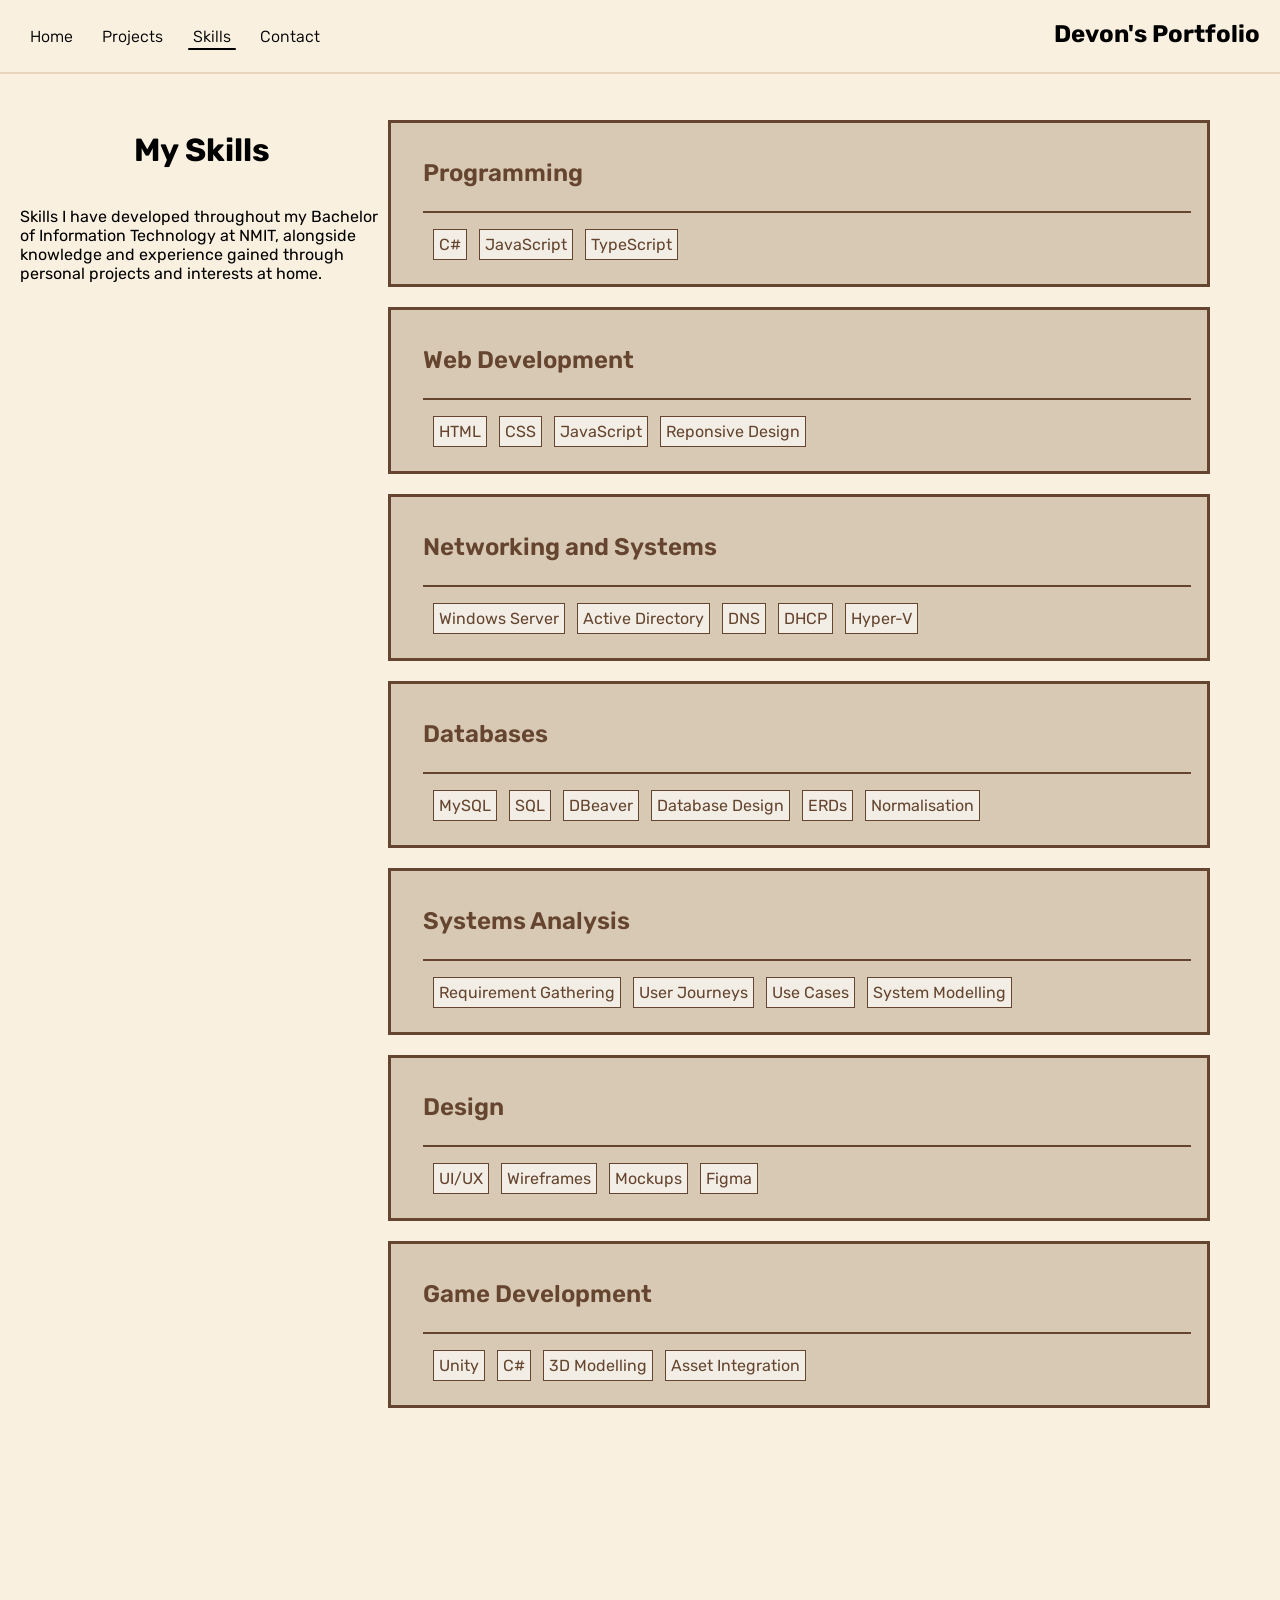
<file: pages/skills.html>
<!DOCTYPE html>
<html lang="en">
<head>
    <meta charset="UTF-8">
    <meta name="viewport" content="width=device-width, initial-scale=1.0">
    <title>Devon's Portfolio</title>
    <link rel="stylesheet" href="../assets/global-css/global.css" />
    <link rel="stylesheet" href="styles/skills.css" />
    <link rel="icon" href="../assets/icons/code.svg" />
</head>
<body>
    <header>
        <nav>
            <a id="home-nav-link" href="index.html">Home</a>
            <a id="home-nav-link-mobile" href="index.html"><svg xmlns="http://www.w3.org/2000/svg" height="24px" viewBox="0 -960 960 960" width="24px"><path d="M240-200h120v-240h240v240h120v-360L480-740 240-560v360Zm-80 80v-480l320-240 320 240v480H520v-240h-80v240H160Zm320-350Z"/></svg></a>
            <a id="projects-nav-link" href="projects.html">Projects</a>
            <a id="projects-nav-link-mobile" href="projects.html"><svg xmlns="http://www.w3.org/2000/svg" height="24px" viewBox="0 -960 960 960" width="24px"><path d="M120-440v-320q0-33 23.5-56.5T200-840h240v400H120Zm240-80Zm160-320h240q33 0 56.5 23.5T840-760v160H520v-240Zm0 720v-400h320v320q0 33-23.5 56.5T760-120H520ZM120-360h320v240H200q-33 0-56.5-23.5T120-200v-160Zm240 80Zm240-400Zm0 240Zm-400-80h160v-240H200v240Zm400-160h160v-80H600v80Zm0 240v240h160v-240H600ZM200-280v80h160v-80H200Z"/></svg></a>
            <a id="skills-nav-link" href="skills.html">Skills</a>
            <a id="skills-nav-link-mobile" class="active" href="skills.html"><svg height="22px" width="22px" version="1.1" id="Layer_1" xmlns="http://www.w3.org/2000/svg" xmlns:xlink="http://www.w3.org/1999/xlink" viewBox="0 0 232.688 232.688" xml:space="preserve"><g id="XMLID_350_"><g id="XMLID_351_"><path id="XMLID_352_" d="M97.688,61.344h120c8.284,0,15-6.716,15-15s-6.716-15-15-15h-120c-8.284,0-15,6.716-15,15 S89.403,61.344,97.688,61.344z"/></g><g id="XMLID_439_"><path id="XMLID_440_" d="M217.688,101.344h-120c-8.284,0-15,6.716-15,15s6.716,15,15,15h120c8.284,0,15-6.716,15-15 S225.972,101.344,217.688,101.344z"/></g><g id="XMLID_441_"><path id="XMLID_443_" d="M217.688,171.344h-120c-8.284,0-15,6.716-15,15c0,8.284,6.716,15,15,15h120c8.284,0,15-6.716,15-15 C232.688,178.06,225.972,171.344,217.688,171.344z"/></g><g id="XMLID_444_"><path id="XMLID_445_" d="M48.785,104.408l-9.989-1.452l-4.467-9.052c-1.264-2.56-3.87-4.181-6.726-4.181 c-2.854,0-5.462,1.621-6.726,4.181l-4.468,9.052l-9.988,1.452c-2.825,0.41-5.173,2.389-6.055,5.104 c-0.882,2.715-0.146,5.695,1.897,7.688l7.228,7.045l-1.707,9.949c-0.483,2.814,0.674,5.658,2.983,7.336 c1.307,0.95,2.853,1.433,4.409,1.433c1.193,0,2.392-0.285,3.489-0.861l8.936-4.698l8.936,4.698 c1.098,0.577,2.296,0.861,3.489,0.861c0.007,0,0.015,0,0.021,0c4.142-0.001,7.499-3.358,7.499-7.5 c0-0.629-0.077-1.241-0.223-1.825l-1.612-9.393l7.228-7.045c2.045-1.993,2.78-4.973,1.898-7.688 C53.958,106.797,51.61,104.818,48.785,104.408z"/></g><g id="XMLID_446_"><path id="XMLID_447_" d="M48.785,34.408l-9.989-1.452l-4.467-9.052c-1.264-2.56-3.87-4.181-6.726-4.181 c-2.854,0-5.462,1.621-6.726,4.181l-4.468,9.052l-9.988,1.452c-2.825,0.41-5.173,2.389-6.055,5.104 c-0.882,2.715-0.146,5.695,1.897,7.688l7.228,7.045l-1.707,9.949c-0.483,2.814,0.674,5.658,2.983,7.336 c1.307,0.95,2.853,1.433,4.409,1.433c1.193,0,2.392-0.285,3.489-0.861l8.936-4.698l8.936,4.698 c1.098,0.577,2.296,0.861,3.489,0.861c0.007,0,0.015,0,0.021,0c4.142,0,7.499-3.358,7.499-7.5c0-0.629-0.077-1.241-0.223-1.825 l-1.612-9.393l7.228-7.045c2.045-1.993,2.78-4.973,1.898-7.688 C53.958,36.797,51.61,34.818,48.785,34.408z"/></g><g id="XMLID_448_"><path id="XMLID_449_" d="M48.785,174.408l-9.989-1.452l-4.467-9.052c-1.264-2.56-3.87-4.181-6.726-4.181 c-2.854,0-5.462,1.621-6.726,4.181l-4.468,9.052l-9.988,1.452c-2.825,0.41-5.173,2.389-6.055,5.104 c-0.882,2.715-0.146,5.695,1.897,7.688l7.228,7.045l-1.707,9.949c-0.483,2.814,0.674,5.658,2.983,7.336 c1.307,0.95,2.853,1.433,4.409,1.433c1.193,0,2.392-0.285,3.489-0.861l8.936-4.698l8.936,4.698 c1.098,0.577,2.296,0.861,3.489,0.861c0.007,0,0.015,0,0.021,0c4.142,0,7.499-3.358,7.499-7.5c0-0.629-0.077-1.241-0.223-1.825 l-1.612-9.393l7.228-7.045c2.045-1.993,2.78-4.973,1.898-7.688 C53.958,176.797,51.61,174.818,48.785,174.408z"/></g></g></svg></a>
            <a id="contact-nav-link" href="contact.html">Contact</a>
            <a id="contact-nav-link-mobile" href="contact.html"><svg xmlns="http://www.w3.org/2000/svg" height="24px" viewBox="0 -960 960 960" width="24px"><path d="M200-246q54-53 125.5-83.5T480-360q83 0 154.5 30.5T760-246v-514H200v514Zm379-235q41-41 41-99t-41-99q-41-41-99-41t-99 41q-41 41-41 99t41 99q41 41 99 41t99-41ZM200-120q-33 0-56.5-23.5T120-200v-560q0-33 23.5-56.5T200-840h560q33 0 56.5 23.5T840-760v560q0 33-23.5 56.5T760-120H200Zm69-80h422q-44-39-99.5-59.5T480-280q-56 0-112.5 20.5T269-200Zm168.5-337.5Q420-555 420-580t17.5-42.5Q455-640 480-640t42.5 17.5Q540-605 540-580t-17.5 42.5Q505-520 480-520t-42.5-17.5ZM480-503Z"/></svg></a>
        </nav>
        <a href="index.html" class="site-name"><h2>Devon's Portfolio</h2></a>
    </header>
    <h2 class="my-skills-mobile">My Skills</h2>
    <main>
        <div class="my-skills">
            <h1>My Skills</h1>
            <p>Skills I have developed throughout my Bachelor of Information Technology at NMIT, alongside knowledge and experience gained through personal projects and interests at home.</p>
        </div>
        <div class="skill-card-container">
            <article class="skill-card">
                <h2>Programming</h2>
                <hr />
                <div>
                    <span>C#</span>
                    <span>JavaScript</span>
                    <span>TypeScript</span>
                </div>
            </article>
            <article class="skill-card">
                <h2>Web Development</h2>
                <hr />
                <div>
                    <span>HTML</span>
                    <span>CSS</span>
                    <span>JavaScript</span>
                    <span>Reponsive Design</span>
                </div>
            </article>
            <article class="skill-card">
                <h2>Networking and Systems</h2>
                <hr />
                <div>
                    <span>Windows Server</span>
                    <span>Active Directory</span>
                    <span>DNS</span>
                    <span>DHCP</span>
                    <span>Hyper-V</span>
                </div>
            </article>
            <article class="skill-card">
                <h2>Databases</h2>
                <hr />
                <div>
                    <span>MySQL</span>
                    <span>SQL</span>
                    <span>DBeaver</span>
                    <span>Database Design</span>
                    <span>ERDs</span>
                    <span>Normalisation</span>
                </div>
            </article>
            <article class="skill-card">
                <h2>Systems Analysis</h2>
                <hr />
                <div>
                    <span>Requirement Gathering</span>
                    <span>User Journeys</span>
                    <span>Use Cases</span>
                    <span>System Modelling</span>
                </div>
            </article>
            <article class="skill-card">
                <h2>Design</h2>
                <hr />
                <div>
                    <span>UI/UX</span>
                    <span>Wireframes</span>
                    <span>Mockups</span>
                    <span>Figma</span>
                </div>
            </article>
            <article class="skill-card">
                <h2>Game Development</h2>
                <hr />
                <div>
                    <span>Unity</span>
                    <span>C#</span>
                    <span>3D Modelling</span>
                    <span>Asset Integration</span>
                </div>
            </article>
        </div>
    </main>
    <footer>
        <div class="socials">
            <a class="github-social" href="https://github.com/Devon-Robinson0" target="_blank"><svg width="800px" height="800px" viewBox="0 0 20 20" version="1.1" xmlns="http://www.w3.org/2000/svg" xmlns:xlink="http://www.w3.org/1999/xlink"><g id="Page-1" stroke="none" stroke-width="1" fill="none" fill-rule="evenodd"><g id="Dribbble-Light-Preview" transform="translate(-140.000000, -7559.000000)" fill="#000000"><g id="icons" transform="translate(56.000000, 160.000000)"><path d="M94,7399 C99.523,7399 104,7403.59 104,7409.253 C104,7413.782 101.138,7417.624 97.167,7418.981 C96.66,7419.082 96.48,7418.762 96.48,7418.489 C96.48,7418.151 96.492,7417.047 96.492,7415.675 C96.492,7414.719 96.172,7414.095 95.813,7413.777 C98.04,7413.523 100.38,7412.656 100.38,7408.718 C100.38,7407.598 99.992,7406.684 99.35,7405.966 C99.454,7405.707 99.797,7404.664 99.252,7403.252 C99.252,7403.252 98.414,7402.977 96.505,7404.303 C95.706,7404.076 94.85,7403.962 94,7403.958 C93.15,7403.962 92.295,7404.076 91.497,7404.303 C89.586,7402.977 88.746,7403.252 88.746,7403.252 C88.203,7404.664 88.546,7405.707 88.649,7405.966 C88.01,7406.684 87.619,7407.598 87.619,7408.718 C87.619,7412.646 89.954,7413.526 92.175,7413.785 C91.889,7414.041 91.63,7414.493 91.54,7415.156 C90.97,7415.418 89.522,7415.871 88.63,7414.304 C88.63,7414.304 88.101,7413.319 87.097,7413.247 C87.097,7413.247 86.122,7413.234 87.029,7413.87 C87.029,7413.87 87.684,7414.185 88.139,7415.37 C88.139,7415.37 88.726,7417.2 91.508,7416.58 C91.513,7417.437 91.522,7418.245 91.522,7418.489 C91.522,7418.76 91.338,7419.077 90.839,7418.982 C86.865,7417.627 84,7413.783 84,7409.253 C84,7403.59 88.478,7399 94,7399" id="github-[#142]"></path></g></g></g></svg></a>
            <a class="linkedin-social" href="https://www.linkedin.com/in/devon-robinson-6292603ba/" target="_blank"><svg height="800px" width="800px" version="1.1" id="Layer_1" xmlns="http://www.w3.org/2000/svg" xmlns:xlink="http://www.w3.org/1999/xlink" viewBox="0 0 382 382" xml:space="preserve"><path d="M347.445,0H34.555C15.471,0,0,15.471,0,34.555v312.889C0,366.529,15.471,382,34.555,382h312.889C366.529,382,382,366.529,382,347.444V34.555C382,15.471,366.529,0,347.445,0z M118.207,329.844c0,5.554-4.502,10.056-10.056,10.056H65.345c-5.554,0-10.056-4.502-10.056-10.056V150.403c0-5.554,4.502-10.056,10.056-10.056h42.806c5.554,0,10.056,4.502,10.056,10.056V329.844z M86.748,123.432c-22.459,0-40.666-18.207-40.666-40.666S64.289,42.1,86.748,42.1s40.666,18.207,40.666,40.666S109.208,123.432,86.748,123.432z M341.91,330.654c0,5.106-4.14,9.246-9.246,9.246H286.73c-5.106,0-9.246-4.14-9.246-9.246v-84.168c0-12.556,3.683-55.021-32.813-55.021c-28.309,0-34.051,29.066-35.204,42.11v97.079c0,5.106-4.139,9.246-9.246,9.246h-44.426c-5.106,0-9.246-4.14-9.246-9.246V149.593c0-5.106,4.14-9.246,9.246-9.246h44.426c5.106,0,9.246,4.14,9.246,9.246v15.655c10.497-15.753,26.097-27.912,59.312-27.912c73.552,0,73.131,68.716,73.131,106.472L341.91,330.654L341.91,330.654z"/></svg></a>
            <a class="email-social" href="mailto:devonpr@gmail.com"><svg xmlns="http://www.w3.org/2000/svg" height="24px" viewBox="0 -960 960 960" width="24px"><path d="M160-160q-33 0-56.5-23.5T80-240v-480q0-33 23.5-56.5T160-800h640q33 0 56.5 23.5T880-720v480q0 33-23.5 56.5T800-160H160Zm320-280L160-640v400h640v-400L480-440Zm0-80 320-200H160l320 200ZM160-640v-80 480-400Z"/></svg></a>
        </div>
        <div class="nav-container">
            <a href="index.html">Home</a>
            <a href="projects.html">Projects</a>
            <a href="skills.html">Skills</a>
            <a href="contact.html">Contact Me</a>
        </div>
        <p>&copy; 2026 Devon Robinson</p>
    </footer>
</body>
</html>
</file>
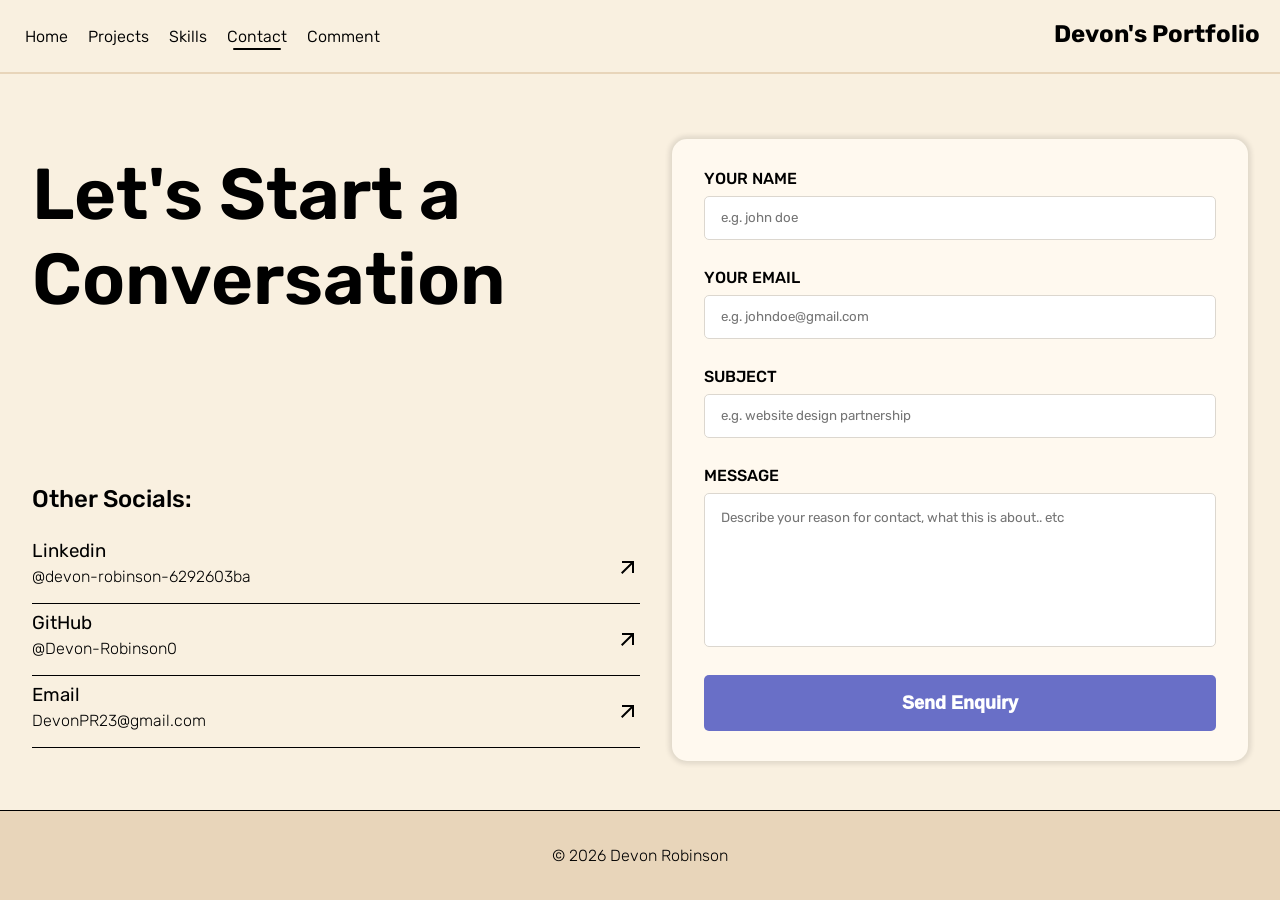
<file: src/pages/contact.html>
<!doctype html>
<html lang="en">
  <head>
    <meta charset="UTF-8" />
    <meta name="viewport" content="width=device-width, initial-scale=1.0" />
    <title>Contact | Devon's Portfolio</title>
    <link rel="stylesheet" href="../global-css/global.css" />
    <link rel="stylesheet" href="styles/contact.css" />
    <link rel="icon" href="../icons/code.svg" />
  </head>
  <body id="body-temp">
    <header>
      <nav>
        <a id="home-nav-link" href="/index.html">Home</a>
        <a id="home-nav-link-mobile" href="/index.html"
          ><svg
            xmlns="http://www.w3.org/2000/svg"
            height="24px"
            viewBox="0 -960 960 960"
            width="24px"
          >
            <path
              d="M240-200h120v-240h240v240h120v-360L480-740 240-560v360Zm-80 80v-480l320-240 320 240v480H520v-240h-80v240H160Zm320-350Z"
            /></svg
        ></a>
        <a id="projects-nav-link" href="projects.html">Projects</a>
        <a id="projects-nav-link-mobile" href="projects.html"
          ><svg
            xmlns="http://www.w3.org/2000/svg"
            height="24px"
            viewBox="0 -960 960 960"
            width="24px"
          >
            <path
              d="M120-440v-320q0-33 23.5-56.5T200-840h240v400H120Zm240-80Zm160-320h240q33 0 56.5 23.5T840-760v160H520v-240Zm0 720v-400h320v320q0 33-23.5 56.5T760-120H520ZM120-360h320v240H200q-33 0-56.5-23.5T120-200v-160Zm240 80Zm240-400Zm0 240Zm-400-80h160v-240H200v240Zm400-160h160v-80H600v80Zm0 240v240h160v-240H600ZM200-280v80h160v-80H200Z"
            /></svg
        ></a>
        <a id="skills-nav-link" href="skills.html">Skills</a>
        <a id="skills-nav-link-mobile" href="skills.html"
          ><svg
            height="22px"
            width="22px"
            version="1.1"
            id="Layer_1"
            xmlns="http://www.w3.org/2000/svg"
            xmlns:xlink="http://www.w3.org/1999/xlink"
            viewBox="0 0 232.688 232.688"
            xml:space="preserve"
          >
            <g id="XMLID_350_">
              <g id="XMLID_351_">
                <path
                  id="XMLID_352_"
                  d="M97.688,61.344h120c8.284,0,15-6.716,15-15s-6.716-15-15-15h-120c-8.284,0-15,6.716-15,15 S89.403,61.344,97.688,61.344z"
                />
              </g>
              <g id="XMLID_439_">
                <path
                  id="XMLID_440_"
                  d="M217.688,101.344h-120c-8.284,0-15,6.716-15,15s6.716,15,15,15h120c8.284,0,15-6.716,15-15 S225.972,101.344,217.688,101.344z"
                />
              </g>
              <g id="XMLID_441_">
                <path
                  id="XMLID_443_"
                  d="M217.688,171.344h-120c-8.284,0-15,6.716-15,15c0,8.284,6.716,15,15,15h120c8.284,0,15-6.716,15-15 C232.688,178.06,225.972,171.344,217.688,171.344z"
                />
              </g>
              <g id="XMLID_444_">
                <path
                  id="XMLID_445_"
                  d="M48.785,104.408l-9.989-1.452l-4.467-9.052c-1.264-2.56-3.87-4.181-6.726-4.181 c-2.854,0-5.462,1.621-6.726,4.181l-4.468,9.052l-9.988,1.452c-2.825,0.41-5.173,2.389-6.055,5.104 c-0.882,2.715-0.146,5.695,1.897,7.688l7.228,7.045l-1.707,9.949c-0.483,2.814,0.674,5.658,2.983,7.336 c1.307,0.95,2.853,1.433,4.409,1.433c1.193,0,2.392-0.285,3.489-0.861l8.936-4.698l8.936,4.698 c1.098,0.577,2.296,0.861,3.489,0.861c0.007,0,0.015,0,0.021,0c4.142-0.001,7.499-3.358,7.499-7.5 c0-0.629-0.077-1.241-0.223-1.825l-1.612-9.393l7.228-7.045c2.045-1.993,2.78-4.973,1.898-7.688 C53.958,106.797,51.61,104.818,48.785,104.408z"
                />
              </g>
              <g id="XMLID_446_">
                <path
                  id="XMLID_447_"
                  d="M48.785,34.408l-9.989-1.452l-4.467-9.052c-1.264-2.56-3.87-4.181-6.726-4.181 c-2.854,0-5.462,1.621-6.726,4.181l-4.468,9.052l-9.988,1.452c-2.825,0.41-5.173,2.389-6.055,5.104 c-0.882,2.715-0.146,5.695,1.897,7.688l7.228,7.045l-1.707,9.949c-0.483,2.814,0.674,5.658,2.983,7.336 c1.307,0.95,2.853,1.433,4.409,1.433c1.193,0,2.392-0.285,3.489-0.861l8.936-4.698l8.936,4.698 c1.098,0.577,2.296,0.861,3.489,0.861c0.007,0,0.015,0,0.021,0c4.142,0,7.499-3.358,7.499-7.5c0-0.629-0.077-1.241-0.223-1.825 l-1.612-9.393l7.228-7.045c2.045-1.993,2.78-4.973,1.898-7.688 C53.958,36.797,51.61,34.818,48.785,34.408z"
                />
              </g>
              <g id="XMLID_448_">
                <path
                  id="XMLID_449_"
                  d="M48.785,174.408l-9.989-1.452l-4.467-9.052c-1.264-2.56-3.87-4.181-6.726-4.181 c-2.854,0-5.462,1.621-6.726,4.181l-4.468,9.052l-9.988,1.452c-2.825,0.41-5.173,2.389-6.055,5.104 c-0.882,2.715-0.146,5.695,1.897,7.688l7.228,7.045l-1.707,9.949c-0.483,2.814,0.674,5.658,2.983,7.336 c1.307,0.95,2.853,1.433,4.409,1.433c1.193,0,2.392-0.285,3.489-0.861l8.936-4.698l8.936,4.698 c1.098,0.577,2.296,0.861,3.489,0.861c0.007,0,0.015,0,0.021,0c4.142,0,7.499-3.358,7.499-7.5c0-0.629-0.077-1.241-0.223-1.825 l-1.612-9.393l7.228-7.045c2.045-1.993,2.78-4.973,1.898-7.688 C53.958,176.797,51.61,174.818,48.785,174.408z"
                />
              </g>
            </g></svg
        ></a>
        <a id="contact-nav-link" href="contact.html">Contact</a>
        <a id="contact-nav-link-mobile" class="active" href="contact.html"
          ><svg
            xmlns="http://www.w3.org/2000/svg"
            height="24px"
            viewBox="0 -960 960 960"
            width="24px"
          >
            <path
              d="M200-246q54-53 125.5-83.5T480-360q83 0 154.5 30.5T760-246v-514H200v514Zm379-235q41-41 41-99t-41-99q-41-41-99-41t-99 41q-41 41-41 99t41 99q41 41 99 41t99-41ZM200-120q-33 0-56.5-23.5T120-200v-560q0-33 23.5-56.5T200-840h560q33 0 56.5 23.5T840-760v560q0 33-23.5 56.5T760-120H200Zm69-80h422q-44-39-99.5-59.5T480-280q-56 0-112.5 20.5T269-200Zm168.5-337.5Q420-555 420-580t17.5-42.5Q455-640 480-640t42.5 17.5Q540-605 540-580t-17.5 42.5Q505-520 480-520t-42.5-17.5ZM480-503Z"
            /></svg
        ></a>
        <a id="comments-nav-link" href="comment.html">Comment</a>
        <a id="comments-nav-link-mobile" href="comment.html"
          ><svg
            xmlns="http://www.w3.org/2000/svg"
            height="24px"
            viewBox="0 -960 960 960"
            width="24px"
          >
            <path
              d="M200-246q54-53 125.5-83.5T480-360q83 0 154.5 30.5T760-246v-514H200v514Zm379-235q41-41 41-99t-41-99q-41-41-99-41t-99 41q-41 41-41 99t41 99q41 41 99 41t99-41ZM200-120q-33 0-56.5-23.5T120-200v-560q0-33 23.5-56.5T200-840h560q33 0 56.5 23.5T840-760v560q0 33-23.5 56.5T760-120H200Zm69-80h422q-44-39-99.5-59.5T480-280q-56 0-112.5 20.5T269-200Zm168.5-337.5Q420-555 420-580t17.5-42.5Q455-640 480-640t42.5 17.5Q540-605 540-580t-17.5 42.5Q505-520 480-520t-42.5-17.5ZM480-503Z"
            /></svg
        ></a>
      </nav>
      <a href="/index.html" class="site-name"><h2>Devon's Portfolio</h2></a>
    </header>
    <main>
      <div class="start-conversation">
        <h1>Let's Start a Conversation</h1>
        <div class="socials-box">
          <h2>Other Socials:</h2>
          <a href="https://www.linkedin.com/in/devon-robinson-6292603ba/" target="_blank">
            <h3>Linkedin</h3>
            <p>@devon-robinson-6292603ba</p>

            <svg
              xmlns="http://www.w3.org/2000/svg"
              height="24px"
              viewBox="0 -960 960 960"
              width="24px"
            >
              <path d="m256-240-56-56 384-384H240v-80h480v480h-80v-344L256-240Z" />
            </svg>
          </a>
          <a href="https://github.com/Devon-Robinson0" target="_blank">
            <h3>GitHub</h3>
            <p>@Devon-Robinson0</p>

            <svg
              xmlns="http://www.w3.org/2000/svg"
              height="24px"
              viewBox="0 -960 960 960"
              width="24px"
            >
              <path d="m256-240-56-56 384-384H240v-80h480v480h-80v-344L256-240Z" />
            </svg>
          </a>
          <a href="mailto:devonpr@gmail.com">
            <h3>Email</h3>
            <p>DevonPR23@gmail.com</p>

            <svg
              xmlns="http://www.w3.org/2000/svg"
              height="24px"
              viewBox="0 -960 960 960"
              width="24px"
            >
              <path d="m256-240-56-56 384-384H240v-80h480v480h-80v-344L256-240Z" />
            </svg>
          </a>
        </div>
      </div>
      <div class="contact">
        <form>
          <div class="input-container">
            <label for="name-input">YOUR NAME</label>
            <input id="name-input" type="text" placeholder="e.g. john doe" />
          </div>
          <div class="input-container">
            <label for="email-input">YOUR EMAIL</label>
            <input id="email-input" type="email" placeholder="e.g. johndoe@gmail.com" />
          </div>
          <div class="input-container">
            <label for="subject-input">SUBJECT</label>
            <input id="subject-input" type="text" placeholder="e.g. website design partnership" />
          </div>
          <div class="input-container">
            <label for="message-input">MESSAGE</label>
            <textarea
              id="message-input"
              placeholder="Describe your reason for contact, what this is about.. etc"
              rows="8"
            ></textarea>
          </div>

          <button type="button" id="submit-form-btn">Send Enquiry</button>
        </form>
      </div>
    </main>
    <footer id="contact-footer">
      <p>&copy; 2026 Devon Robinson</p>
    </footer>
  </body>
</html>
</file>
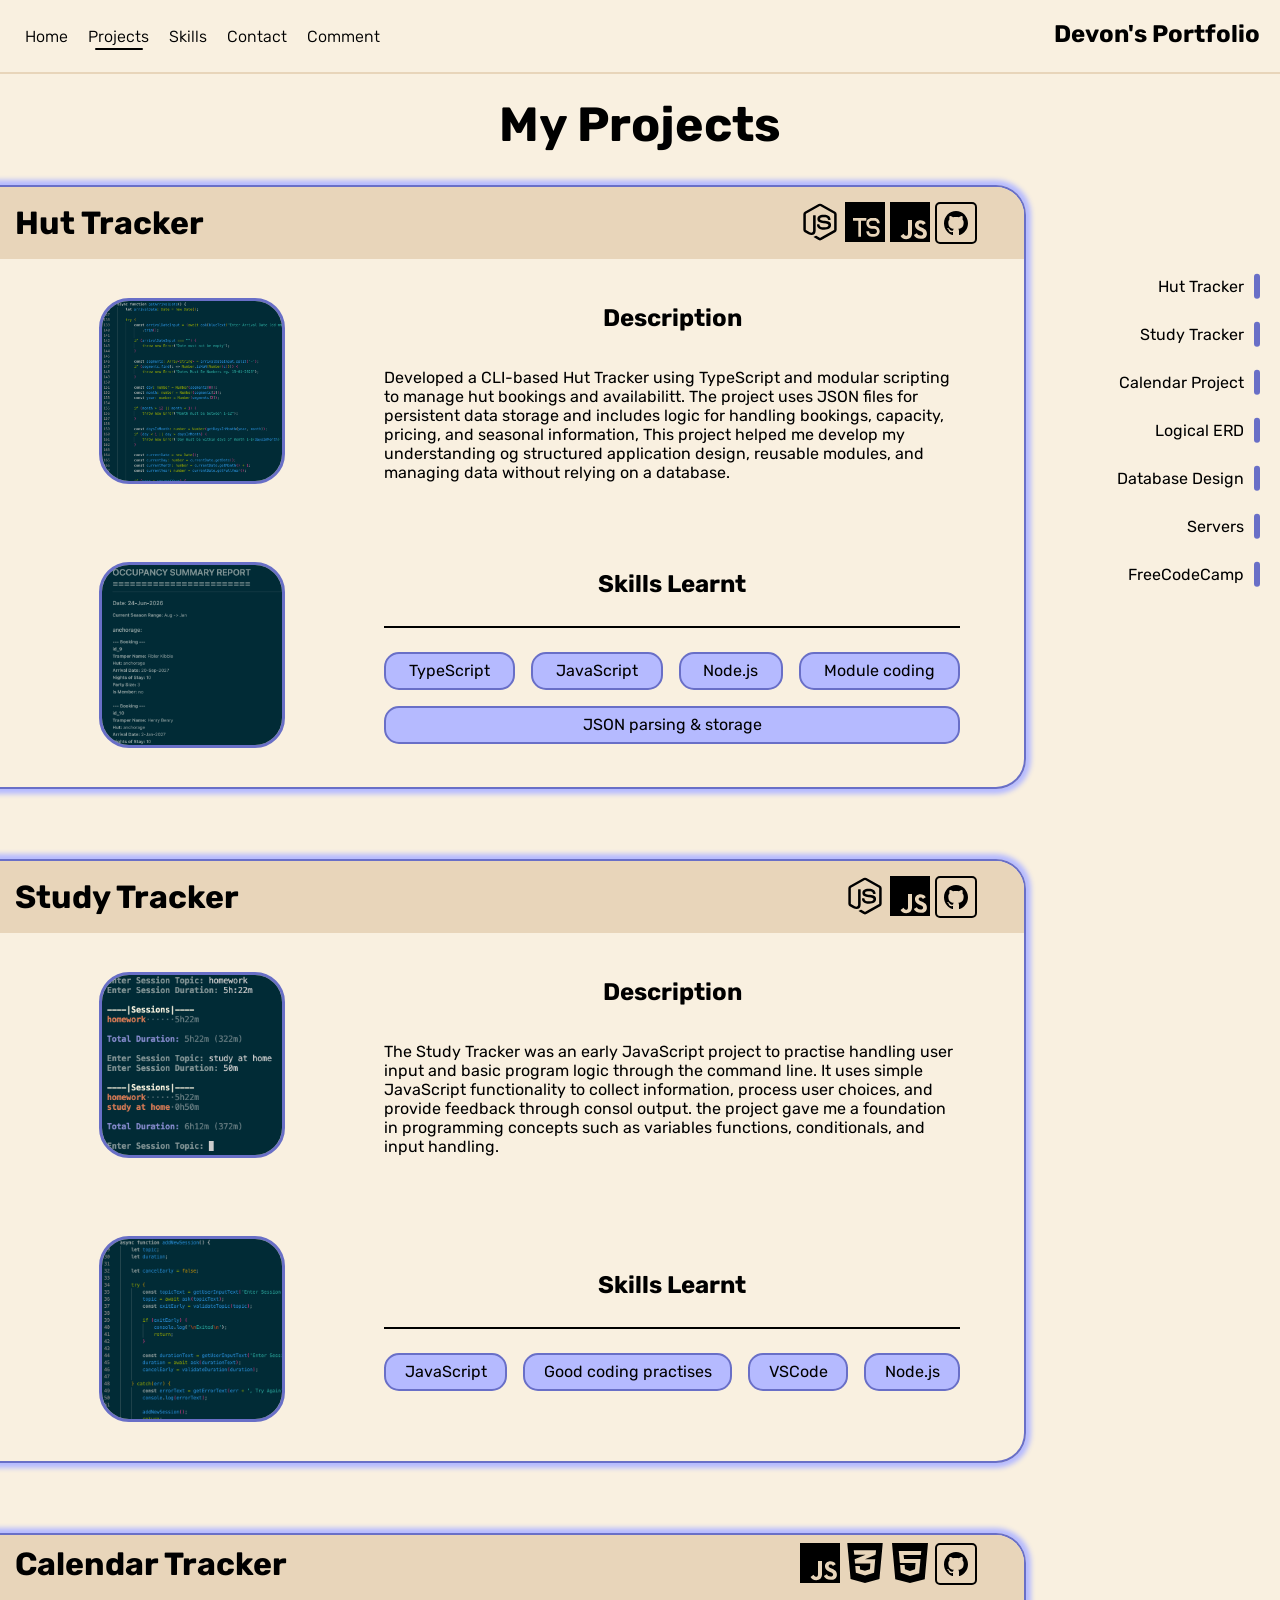
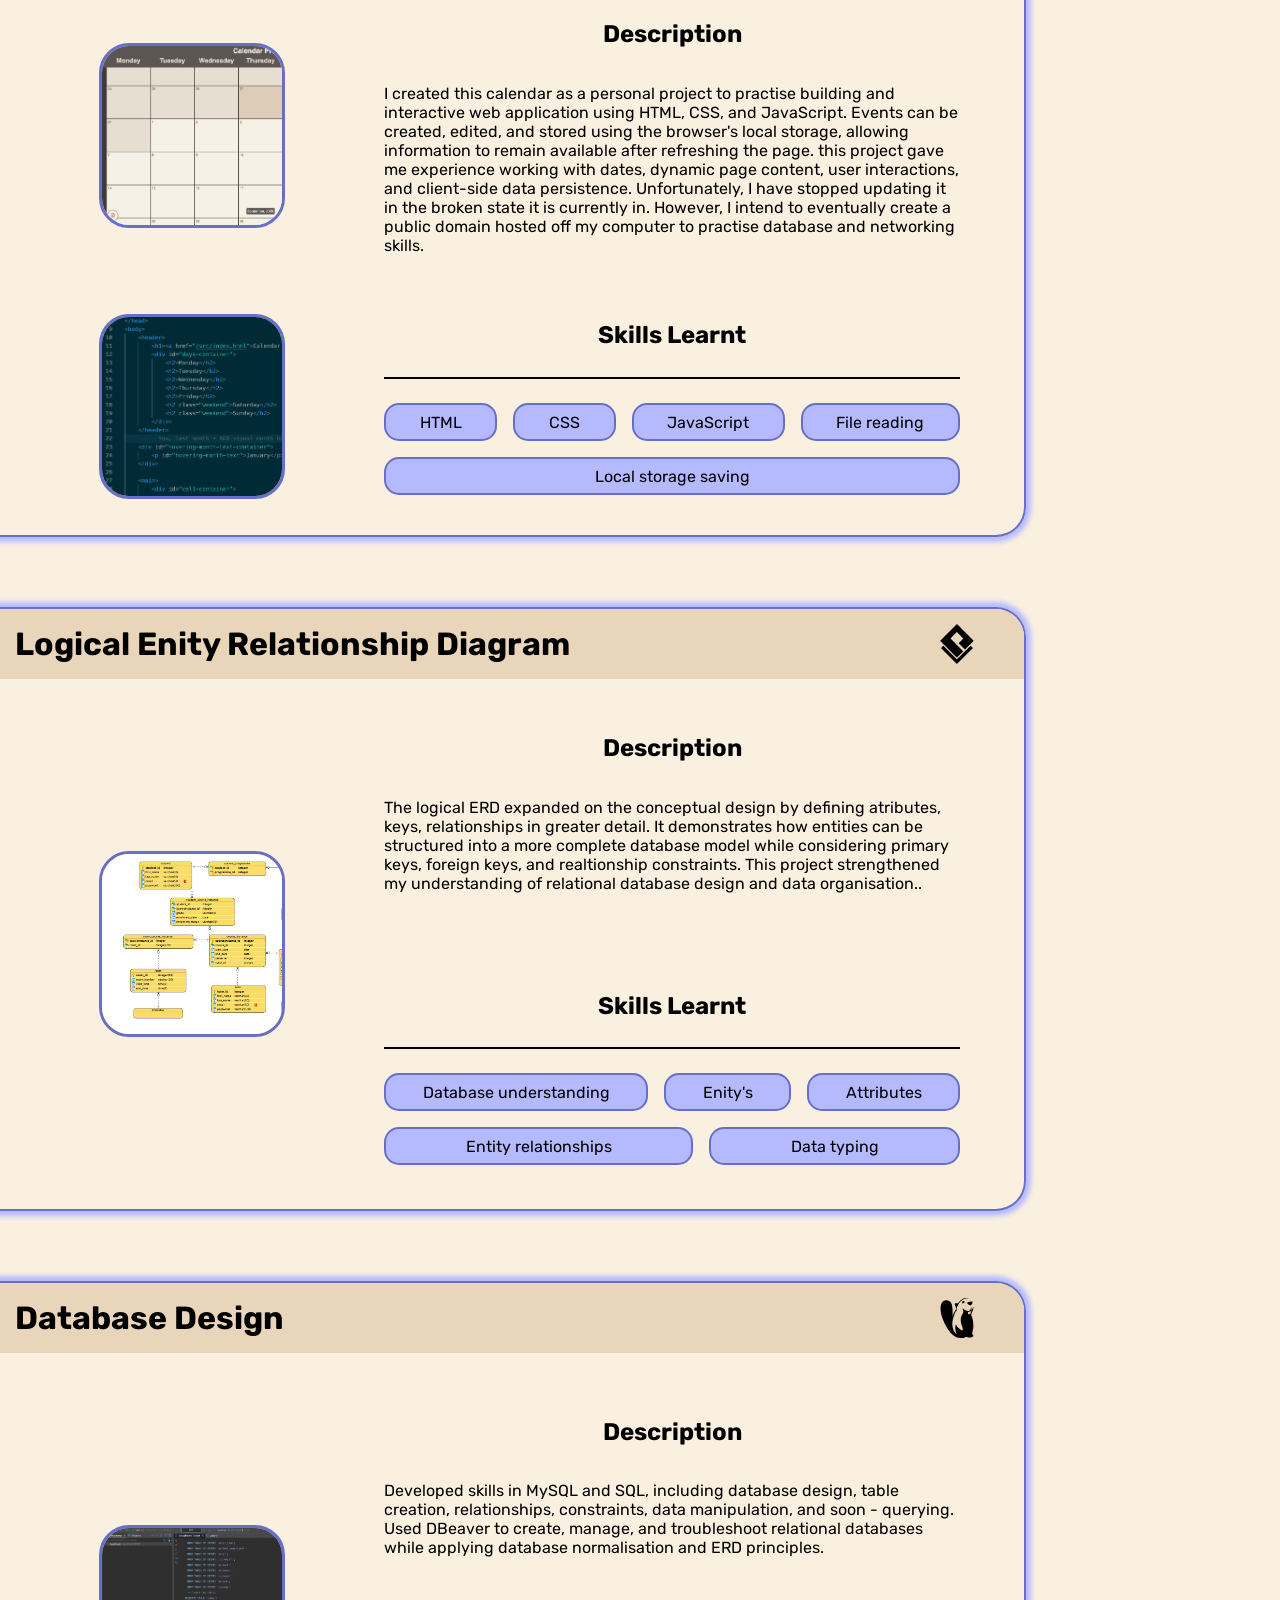
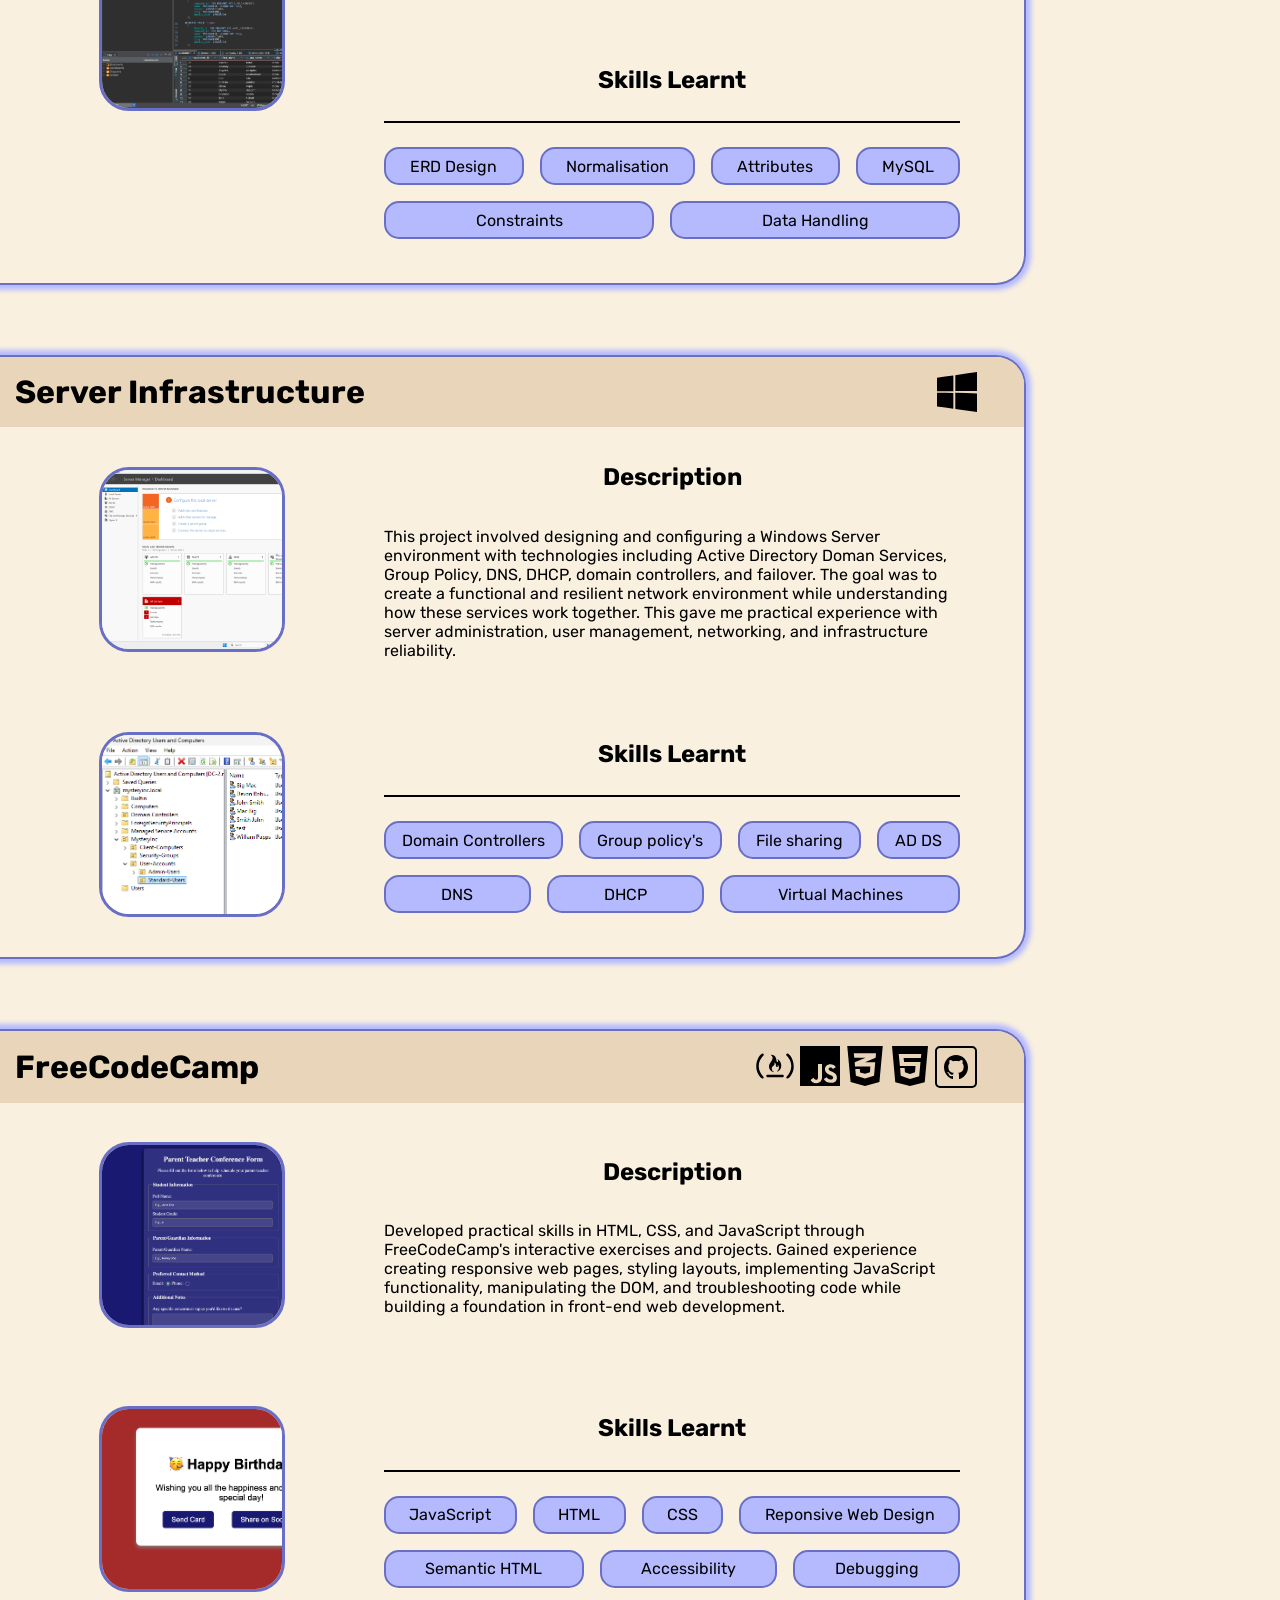
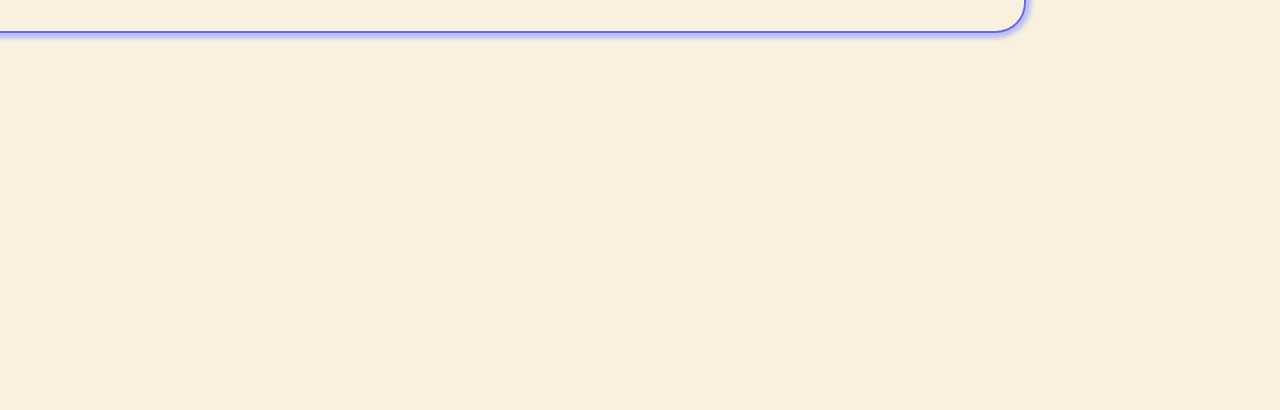
<file: src/pages/projects.html>
<!doctype html>
<html lang="en">
  <head>
    <meta charset="UTF-8" />
    <meta name="viewport" content="width=device-width, initial-scale=1.0" />
    <title>Projects | Devon's Portfolio</title>
    <link rel="stylesheet" href="../global-css/global.css" />
    <link rel="stylesheet" href="styles/projects.css" />
    <link rel="icon" href="../icons/code.svg" />
  </head>
  <body>
    <header>
      <nav>
        <a id="home-nav-link" href="/index.html">Home</a>
        <a id="home-nav-link-mobile" href="/index.html"
          ><svg
            xmlns="http://www.w3.org/2000/svg"
            height="24px"
            viewBox="0 -960 960 960"
            width="24px"
          >
            <path
              d="M240-200h120v-240h240v240h120v-360L480-740 240-560v360Zm-80 80v-480l320-240 320 240v480H520v-240h-80v240H160Zm320-350Z"
            /></svg
        ></a>
        <a id="projects-nav-link" href="projects.html">Projects</a>
        <a id="projects-nav-link-mobile" href="projects.html"
          ><svg
            xmlns="http://www.w3.org/2000/svg"
            height="24px"
            viewBox="0 -960 960 960"
            width="24px"
          >
            <path
              d="M120-440v-320q0-33 23.5-56.5T200-840h240v400H120Zm240-80Zm160-320h240q33 0 56.5 23.5T840-760v160H520v-240Zm0 720v-400h320v320q0 33-23.5 56.5T760-120H520ZM120-360h320v240H200q-33 0-56.5-23.5T120-200v-160Zm240 80Zm240-400Zm0 240Zm-400-80h160v-240H200v240Zm400-160h160v-80H600v80Zm0 240v240h160v-240H600ZM200-280v80h160v-80H200Z"
            /></svg
        ></a>
        <a id="skills-nav-link" href="skills.html">Skills</a>
        <a id="skills-nav-link-mobile" href="skills.html"
          ><svg
            height="22px"
            width="22px"
            version="1.1"
            id="Layer_1"
            xmlns="http://www.w3.org/2000/svg"
            xmlns:xlink="http://www.w3.org/1999/xlink"
            viewBox="0 0 232.688 232.688"
            xml:space="preserve"
          >
            <g id="XMLID_350_">
              <g id="XMLID_351_">
                <path
                  id="XMLID_352_"
                  d="M97.688,61.344h120c8.284,0,15-6.716,15-15s-6.716-15-15-15h-120c-8.284,0-15,6.716-15,15 S89.403,61.344,97.688,61.344z"
                />
              </g>
              <g id="XMLID_439_">
                <path
                  id="XMLID_440_"
                  d="M217.688,101.344h-120c-8.284,0-15,6.716-15,15s6.716,15,15,15h120c8.284,0,15-6.716,15-15 S225.972,101.344,217.688,101.344z"
                />
              </g>
              <g id="XMLID_441_">
                <path
                  id="XMLID_443_"
                  d="M217.688,171.344h-120c-8.284,0-15,6.716-15,15c0,8.284,6.716,15,15,15h120c8.284,0,15-6.716,15-15 C232.688,178.06,225.972,171.344,217.688,171.344z"
                />
              </g>
              <g id="XMLID_444_">
                <path
                  id="XMLID_445_"
                  d="M48.785,104.408l-9.989-1.452l-4.467-9.052c-1.264-2.56-3.87-4.181-6.726-4.181 c-2.854,0-5.462,1.621-6.726,4.181l-4.468,9.052l-9.988,1.452c-2.825,0.41-5.173,2.389-6.055,5.104 c-0.882,2.715-0.146,5.695,1.897,7.688l7.228,7.045l-1.707,9.949c-0.483,2.814,0.674,5.658,2.983,7.336 c1.307,0.95,2.853,1.433,4.409,1.433c1.193,0,2.392-0.285,3.489-0.861l8.936-4.698l8.936,4.698 c1.098,0.577,2.296,0.861,3.489,0.861c0.007,0,0.015,0,0.021,0c4.142-0.001,7.499-3.358,7.499-7.5 c0-0.629-0.077-1.241-0.223-1.825l-1.612-9.393l7.228-7.045c2.045-1.993,2.78-4.973,1.898-7.688 C53.958,106.797,51.61,104.818,48.785,104.408z"
                />
              </g>
              <g id="XMLID_446_">
                <path
                  id="XMLID_447_"
                  d="M48.785,34.408l-9.989-1.452l-4.467-9.052c-1.264-2.56-3.87-4.181-6.726-4.181 c-2.854,0-5.462,1.621-6.726,4.181l-4.468,9.052l-9.988,1.452c-2.825,0.41-5.173,2.389-6.055,5.104 c-0.882,2.715-0.146,5.695,1.897,7.688l7.228,7.045l-1.707,9.949c-0.483,2.814,0.674,5.658,2.983,7.336 c1.307,0.95,2.853,1.433,4.409,1.433c1.193,0,2.392-0.285,3.489-0.861l8.936-4.698l8.936,4.698 c1.098,0.577,2.296,0.861,3.489,0.861c0.007,0,0.015,0,0.021,0c4.142,0,7.499-3.358,7.499-7.5c0-0.629-0.077-1.241-0.223-1.825 l-1.612-9.393l7.228-7.045c2.045-1.993,2.78-4.973,1.898-7.688 C53.958,36.797,51.61,34.818,48.785,34.408z"
                />
              </g>
              <g id="XMLID_448_">
                <path
                  id="XMLID_449_"
                  d="M48.785,174.408l-9.989-1.452l-4.467-9.052c-1.264-2.56-3.87-4.181-6.726-4.181 c-2.854,0-5.462,1.621-6.726,4.181l-4.468,9.052l-9.988,1.452c-2.825,0.41-5.173,2.389-6.055,5.104 c-0.882,2.715-0.146,5.695,1.897,7.688l7.228,7.045l-1.707,9.949c-0.483,2.814,0.674,5.658,2.983,7.336 c1.307,0.95,2.853,1.433,4.409,1.433c1.193,0,2.392-0.285,3.489-0.861l8.936-4.698l8.936,4.698 c1.098,0.577,2.296,0.861,3.489,0.861c0.007,0,0.015,0,0.021,0c4.142,0,7.499-3.358,7.499-7.5c0-0.629-0.077-1.241-0.223-1.825 l-1.612-9.393l7.228-7.045c2.045-1.993,2.78-4.973,1.898-7.688 C53.958,176.797,51.61,174.818,48.785,174.408z"
                />
              </g>
            </g></svg
        ></a>
        <a id="contact-nav-link" href="contact.html">Contact</a>
        <a id="contact-nav-link-mobile" class="active" href="contact.html"
          ><svg
            xmlns="http://www.w3.org/2000/svg"
            height="24px"
            viewBox="0 -960 960 960"
            width="24px"
          >
            <path
              d="M200-246q54-53 125.5-83.5T480-360q83 0 154.5 30.5T760-246v-514H200v514Zm379-235q41-41 41-99t-41-99q-41-41-99-41t-99 41q-41 41-41 99t41 99q41 41 99 41t99-41ZM200-120q-33 0-56.5-23.5T120-200v-560q0-33 23.5-56.5T200-840h560q33 0 56.5 23.5T840-760v560q0 33-23.5 56.5T760-120H200Zm69-80h422q-44-39-99.5-59.5T480-280q-56 0-112.5 20.5T269-200Zm168.5-337.5Q420-555 420-580t17.5-42.5Q455-640 480-640t42.5 17.5Q540-605 540-580t-17.5 42.5Q505-520 480-520t-42.5-17.5ZM480-503Z"
            /></svg
        ></a>
        <a id="comments-nav-link" href="comment.html">Comment</a>
        <a id="comments-nav-link-mobile" href="comment.html"
          ><svg
            xmlns="http://www.w3.org/2000/svg"
            height="24px"
            viewBox="0 -960 960 960"
            width="24px"
          >
            <path
              d="M200-246q54-53 125.5-83.5T480-360q83 0 154.5 30.5T760-246v-514H200v514Zm379-235q41-41 41-99t-41-99q-41-41-99-41t-99 41q-41 41-41 99t41 99q41 41 99 41t99-41ZM200-120q-33 0-56.5-23.5T120-200v-560q0-33 23.5-56.5T200-840h560q33 0 56.5 23.5T840-760v560q0 33-23.5 56.5T760-120H200Zm69-80h422q-44-39-99.5-59.5T480-280q-56 0-112.5 20.5T269-200Zm168.5-337.5Q420-555 420-580t17.5-42.5Q455-640 480-640t42.5 17.5Q540-605 540-580t-17.5 42.5Q505-520 480-520t-42.5-17.5ZM480-503Z"
            /></svg
        ></a>
      </nav>
      <a href="/index.html" class="site-name"><h2>Devon's Portfolio</h2></a>
    </header>
    <main>
      <h1 class="main-title">My Projects</h1>

      <article id="project1" class="project">
        <h2 class="project-name">
          Hut Tracker
          <span
            ><svg width="40px" height="40px" viewBox="0 0 48 48" xmlns="http://www.w3.org/2000/svg">
              <title>node-js</title>
              <g id="Layer_2" data-name="Layer 2">
                <g id="invisible_box" data-name="invisible box">
                  <rect width="48" height="48" fill="none" />
                </g>
                <g id="Q3_icons" data-name="Q3 icons">
                  <g>
                    <path
                      d="M42.3,11.8,25.7,2.4a4,4,0,0,0-3.4,0L5.7,11.8A3.4,3.4,0,0,0,4,14.7V33.3a3.4,3.4,0,0,0,1.7,2.9l4.4,2.5a7.2,7.2,0,0,0,3.8,1c3.1,0,4.9-1.9,4.9-5.1V16.3a.5.5,0,0,0-.5-.5H16.2a.5.5,0,0,0-.5.5V34.6c0,1.5-1.5,2.9-3.9,1.7L7.2,33.7a.5.5,0,0,1-.2-.4V14.7a.8.8,0,0,1,.2-.5L23.7,4.9h.6l16.5,9.3a.8.8,0,0,1,.2.5V33.3a.5.5,0,0,1-.2.4L24.3,43a.6.6,0,0,1-.6,0l-4.2-2.4a.3.3,0,0,0-.4,0l-2.5,1.1c-.3.1-.7.2.1.7l5.6,3.1a3.1,3.1,0,0,0,3.4,0l16.6-9.3A3.4,3.4,0,0,0,44,33.3V14.7A3.4,3.4,0,0,0,42.3,11.8Z"
                    />
                    <path
                      d="M29.1,30.3c-4.4,0-5.3-1-5.7-3.1a.4.4,0,0,0-.4-.4H20.8a.4.4,0,0,0-.4.4c0,2.7,1.5,6,8.7,6,5.2,0,8.2-2,8.2-5.5s-2.4-4.5-7.5-5.1-5.6-1-5.6-2.2.4-2.2,4.2-2.2,4.7.7,5.2,2.9a.5.5,0,0,0,.5.4h2.1l.4-.2a.4.4,0,0,0,.1-.3c-.3-3.9-3-5.7-8.3-5.7s-7.5,2-7.5,5.2,2.8,4.5,7.3,5,5.9,1.2,5.9,2.3S32.6,30.3,29.1,30.3Z"
                    />
                  </g>
                </g>
              </g></svg
            ><svg
              width="40px"
              height="40px"
              viewBox="0 0 15 15"
              fill="none"
              xmlns="http://www.w3.org/2000/svg"
            >
              <path
                fill-rule="evenodd"
                clip-rule="evenodd"
                d="M0 0H15V15H0V0ZM10 6C8.89543 6 8 6.89543 8 8C8 9.10457 8.89543 10 10 10H11C11.5523 10 12 10.4477 12 11C12 11.5523 11.5523 12 11 12H10C9.44772 12 9 11.5523 9 11H8C8 12.1046 8.89543 13 10 13H11C12.1046 13 13 12.1046 13 11C13 9.89543 12.1046 9 11 9H10C9.44772 9 9 8.55228 9 8C9 7.44772 9.44772 7 10 7H11.1667C11.6269 7 12 7.3731 12 7.83333V8H13V7.83333C13 6.82081 12.1792 6 11.1667 6H10ZM3 6H8V7H6V13H5V7H3V6Z"
                fill="#000000"
              /></svg
            ><svg
              width="40px"
              height="40px"
              viewBox="0 0 20 20"
              version="1.1"
              xmlns="http://www.w3.org/2000/svg"
              xmlns:xlink="http://www.w3.org/1999/xlink"
            >
              <title>javascript [#155]</title>
              <desc>Created with Sketch.</desc>
              <defs></defs>
              <g id="Page-1" stroke="none" stroke-width="1" fill="none" fill-rule="evenodd">
                <g
                  id="Dribbble-Light-Preview"
                  transform="translate(-420.000000, -7479.000000)"
                  fill="#000000"
                >
                  <g id="icons" transform="translate(56.000000, 160.000000)">
                    <path
                      d="M379.328,7337.432 C377.583,7337.432 376.455,7336.6 375.905,7335.512 L375.905,7335.512 L377.435,7334.626 C377.838,7335.284 378.361,7335.767 379.288,7335.767 C380.066,7335.767 380.563,7335.378 380.563,7334.841 C380.563,7334.033 379.485,7333.717 378.724,7333.391 C377.368,7332.814 376.468,7332.089 376.468,7330.558 C376.468,7329.149 377.542,7328.075 379.221,7328.075 C380.415,7328.075 381.275,7328.491 381.892,7329.578 L380.429,7330.518 C380.107,7329.941 379.758,7329.713 379.221,7329.713 C378.67,7329.713 378.321,7330.062 378.321,7330.518 C378.321,7331.082 378.67,7331.31 379.476,7331.659 C381.165,7332.383 382.443,7332.952 382.443,7334.814 C382.443,7336.506 381.114,7337.432 379.328,7337.432 L379.328,7337.432 Z M375,7334.599 C375,7336.546 373.801,7337.575 372.136,7337.575 C370.632,7337.575 369.731,7337 369.288,7336 L369.273,7336 L369.266,7336 L369.262,7336 L370.791,7334.931 C371.086,7335.454 371.352,7335.825 371.996,7335.825 C372.614,7335.825 373,7335.512 373,7334.573 L373,7328 L375,7328 L375,7334.599 Z M364,7339 L384,7339 L384,7319 L364,7319 L364,7339 Z"
                      id="javascript-[#155]"
                    ></path>
                  </g>
                </g>
              </g></svg
            ><a
              class="github-link"
              href="https://github.com/Devon-Robinson0/sdv503-a3-hut-booking-13547666"
              target="_blank"
              ><svg
                width="24"
                height="24"
                viewBox="0 0 20 20"
                version="1.1"
                xmlns="http://www.w3.org/2000/svg"
                xmlns:xlink="http://www.w3.org/1999/xlink"
              >
                <g id="Page-1" stroke="none" stroke-width="1" fill="none" fill-rule="evenodd">
                  <g
                    id="Dribbble-Light-Preview"
                    transform="translate(-140.000000, -7559.000000)"
                    fill="#000000"
                  >
                    <g id="icons" transform="translate(56.000000, 160.000000)">
                      <path
                        d="M94,7399 C99.523,7399 104,7403.59 104,7409.253 C104,7413.782 101.138,7417.624 97.167,7418.981 C96.66,7419.082 96.48,7418.762 96.48,7418.489 C96.48,7418.151 96.492,7417.047 96.492,7415.675 C96.492,7414.719 96.172,7414.095 95.813,7413.777 C98.04,7413.523 100.38,7412.656 100.38,7408.718 C100.38,7407.598 99.992,7406.684 99.35,7405.966 C99.454,7405.707 99.797,7404.664 99.252,7403.252 C99.252,7403.252 98.414,7402.977 96.505,7404.303 C95.706,7404.076 94.85,7403.962 94,7403.958 C93.15,7403.962 92.295,7404.076 91.497,7404.303 C89.586,7402.977 88.746,7403.252 88.746,7403.252 C88.203,7404.664 88.546,7405.707 88.649,7405.966 C88.01,7406.684 87.619,7407.598 87.619,7408.718 C87.619,7412.646 89.954,7413.526 92.175,7413.785 C91.889,7414.041 91.63,7414.493 91.54,7415.156 C90.97,7415.418 89.522,7415.871 88.63,7414.304 C88.63,7414.304 88.101,7413.319 87.097,7413.247 C87.097,7413.247 86.122,7413.234 87.029,7413.87 C87.029,7413.87 87.684,7414.185 88.139,7415.37 C88.139,7415.37 88.726,7417.2 91.508,7416.58 C91.513,7417.437 91.522,7418.245 91.522,7418.489 C91.522,7418.76 91.338,7419.077 90.839,7418.982 C86.865,7417.627 84,7413.783 84,7409.253 C84,7403.59 88.478,7399 94,7399"
                        id="github-[#142]"
                      ></path>
                    </g>
                  </g>
                </g></svg></a
          ></span>
        </h2>

        <div class="project-content-container">
          <div class="img-container">
            <div class="project-img-holder">
              <img
                src="../project-imgs/hut-tracker-img1.png"
                alt="An occupancy summary report for a hut tracker"
              />
            </div>
            <div class="project-img-holder">
              <img src="../project-imgs/hut-tracker-img2.png" alt="Code of the hut tracker" />
            </div>
          </div>

          <div class="project-description">
            <h2 class="project-title">Description</h2>
            <p>
              Developed a CLI-based Hut Tracker using TypeScript and modular scripting to manage hut
              bookings and availabilitt. The project uses JSON files for persistent data storage and
              includes logic for handling bookings, capacity, pricing, and seasonal information,
              This project helped me develop my understanding og structured application design,
              reusable modules, and managing data without relying on a database.
            </p>
          </div>

          <div class="skills-learnt">
            <h2 class="project-title">Skills Learnt</h2>
            <hr />
            <ul>
              <li>TypeScript</li>
              <li>JavaScript</li>
              <li>Node.js</li>
              <li>Module coding</li>
              <li>JSON parsing & storage</li>
            </ul>
          </div>
        </div>
      </article>

      <article id="project2" class="project">
        <h2 class="project-name">
          Study Tracker
          <span
            ><svg width="40px" height="40px" viewBox="0 0 48 48" xmlns="http://www.w3.org/2000/svg">
              <title>node-js</title>
              <g id="Layer_2" data-name="Layer 2">
                <g id="invisible_box" data-name="invisible box">
                  <rect width="48" height="48" fill="none" />
                </g>
                <g id="Q3_icons" data-name="Q3 icons">
                  <g>
                    <path
                      d="M42.3,11.8,25.7,2.4a4,4,0,0,0-3.4,0L5.7,11.8A3.4,3.4,0,0,0,4,14.7V33.3a3.4,3.4,0,0,0,1.7,2.9l4.4,2.5a7.2,7.2,0,0,0,3.8,1c3.1,0,4.9-1.9,4.9-5.1V16.3a.5.5,0,0,0-.5-.5H16.2a.5.5,0,0,0-.5.5V34.6c0,1.5-1.5,2.9-3.9,1.7L7.2,33.7a.5.5,0,0,1-.2-.4V14.7a.8.8,0,0,1,.2-.5L23.7,4.9h.6l16.5,9.3a.8.8,0,0,1,.2.5V33.3a.5.5,0,0,1-.2.4L24.3,43a.6.6,0,0,1-.6,0l-4.2-2.4a.3.3,0,0,0-.4,0l-2.5,1.1c-.3.1-.7.2.1.7l5.6,3.1a3.1,3.1,0,0,0,3.4,0l16.6-9.3A3.4,3.4,0,0,0,44,33.3V14.7A3.4,3.4,0,0,0,42.3,11.8Z"
                    />
                    <path
                      d="M29.1,30.3c-4.4,0-5.3-1-5.7-3.1a.4.4,0,0,0-.4-.4H20.8a.4.4,0,0,0-.4.4c0,2.7,1.5,6,8.7,6,5.2,0,8.2-2,8.2-5.5s-2.4-4.5-7.5-5.1-5.6-1-5.6-2.2.4-2.2,4.2-2.2,4.7.7,5.2,2.9a.5.5,0,0,0,.5.4h2.1l.4-.2a.4.4,0,0,0,.1-.3c-.3-3.9-3-5.7-8.3-5.7s-7.5,2-7.5,5.2,2.8,4.5,7.3,5,5.9,1.2,5.9,2.3S32.6,30.3,29.1,30.3Z"
                    />
                  </g>
                </g>
              </g></svg
            ><svg
              width="40px"
              height="40px"
              viewBox="0 0 20 20"
              version="1.1"
              xmlns="http://www.w3.org/2000/svg"
              xmlns:xlink="http://www.w3.org/1999/xlink"
            >
              <title>javascript [#155]</title>
              <desc>Created with Sketch.</desc>
              <defs></defs>
              <g id="Page-1" stroke="none" stroke-width="1" fill="none" fill-rule="evenodd">
                <g
                  id="Dribbble-Light-Preview"
                  transform="translate(-420.000000, -7479.000000)"
                  fill="#000000"
                >
                  <g id="icons" transform="translate(56.000000, 160.000000)">
                    <path
                      d="M379.328,7337.432 C377.583,7337.432 376.455,7336.6 375.905,7335.512 L375.905,7335.512 L377.435,7334.626 C377.838,7335.284 378.361,7335.767 379.288,7335.767 C380.066,7335.767 380.563,7335.378 380.563,7334.841 C380.563,7334.033 379.485,7333.717 378.724,7333.391 C377.368,7332.814 376.468,7332.089 376.468,7330.558 C376.468,7329.149 377.542,7328.075 379.221,7328.075 C380.415,7328.075 381.275,7328.491 381.892,7329.578 L380.429,7330.518 C380.107,7329.941 379.758,7329.713 379.221,7329.713 C378.67,7329.713 378.321,7330.062 378.321,7330.518 C378.321,7331.082 378.67,7331.31 379.476,7331.659 C381.165,7332.383 382.443,7332.952 382.443,7334.814 C382.443,7336.506 381.114,7337.432 379.328,7337.432 L379.328,7337.432 Z M375,7334.599 C375,7336.546 373.801,7337.575 372.136,7337.575 C370.632,7337.575 369.731,7337 369.288,7336 L369.273,7336 L369.266,7336 L369.262,7336 L370.791,7334.931 C371.086,7335.454 371.352,7335.825 371.996,7335.825 C372.614,7335.825 373,7335.512 373,7334.573 L373,7328 L375,7328 L375,7334.599 Z M364,7339 L384,7339 L384,7319 L364,7319 L364,7339 Z"
                      id="javascript-[#155]"
                    ></path>
                  </g>
                </g>
              </g></svg
            ><a
              class="github-link"
              href="https://github.com/Devon-Robinson0/sdv503-a2-study-tracker-13547666"
              target="_blank"
              ><svg
                width="24"
                height="24"
                viewBox="0 0 20 20"
                version="1.1"
                xmlns="http://www.w3.org/2000/svg"
                xmlns:xlink="http://www.w3.org/1999/xlink"
              >
                <g id="Page-1" stroke="none" stroke-width="1" fill="none" fill-rule="evenodd">
                  <g
                    id="Dribbble-Light-Preview"
                    transform="translate(-140.000000, -7559.000000)"
                    fill="#000000"
                  >
                    <g id="icons" transform="translate(56.000000, 160.000000)">
                      <path
                        d="M94,7399 C99.523,7399 104,7403.59 104,7409.253 C104,7413.782 101.138,7417.624 97.167,7418.981 C96.66,7419.082 96.48,7418.762 96.48,7418.489 C96.48,7418.151 96.492,7417.047 96.492,7415.675 C96.492,7414.719 96.172,7414.095 95.813,7413.777 C98.04,7413.523 100.38,7412.656 100.38,7408.718 C100.38,7407.598 99.992,7406.684 99.35,7405.966 C99.454,7405.707 99.797,7404.664 99.252,7403.252 C99.252,7403.252 98.414,7402.977 96.505,7404.303 C95.706,7404.076 94.85,7403.962 94,7403.958 C93.15,7403.962 92.295,7404.076 91.497,7404.303 C89.586,7402.977 88.746,7403.252 88.746,7403.252 C88.203,7404.664 88.546,7405.707 88.649,7405.966 C88.01,7406.684 87.619,7407.598 87.619,7408.718 C87.619,7412.646 89.954,7413.526 92.175,7413.785 C91.889,7414.041 91.63,7414.493 91.54,7415.156 C90.97,7415.418 89.522,7415.871 88.63,7414.304 C88.63,7414.304 88.101,7413.319 87.097,7413.247 C87.097,7413.247 86.122,7413.234 87.029,7413.87 C87.029,7413.87 87.684,7414.185 88.139,7415.37 C88.139,7415.37 88.726,7417.2 91.508,7416.58 C91.513,7417.437 91.522,7418.245 91.522,7418.489 C91.522,7418.76 91.338,7419.077 90.839,7418.982 C86.865,7417.627 84,7413.783 84,7409.253 C84,7403.59 88.478,7399 94,7399"
                        id="github-[#142]"
                      ></path>
                    </g>
                  </g>
                </g></svg></a
          ></span>
        </h2>

        <div class="project-content-container">
          <div class="img-container">
            <div class="project-img-holder">
              <img
                src="../project-imgs/study-tracker-img1.png"
                alt="An occupancy summary report for a hut tracker"
              />
            </div>
            <div class="project-img-holder">
              <img src="../project-imgs/study-tracker-img2.png" alt="Code of the hut tracker" />
            </div>
          </div>

          <div class="project-description">
            <h2 class="project-title">Description</h2>
            <p>
              The Study Tracker was an early JavaScript project to practise handling user input and
              basic program logic through the command line. It uses simple JavaScript functionality
              to collect information, process user choices, and provide feedback through consol
              output. the project gave me a foundation in programming concepts such as variables
              functions, conditionals, and input handling.
            </p>
          </div>

          <div class="skills-learnt">
            <h2 class="project-title">Skills Learnt</h2>
            <hr />
            <ul>
              <li>JavaScript</li>
              <li>Good coding practises</li>
              <li>VSCode</li>
              <li>Node.js</li>
            </ul>
          </div>
        </div>
      </article>

      <article id="project3" class="project">
        <h2 class="project-name">
          Calendar Tracker
          <span
            ><svg
              width="40px"
              height="40px"
              viewBox="0 0 20 20"
              version="1.1"
              xmlns="http://www.w3.org/2000/svg"
              xmlns:xlink="http://www.w3.org/1999/xlink"
            >
              <title>javascript [#155]</title>
              <desc>Created with Sketch.</desc>
              <defs></defs>
              <g id="Page-1" stroke="none" stroke-width="1" fill="none" fill-rule="evenodd">
                <g
                  id="Dribbble-Light-Preview"
                  transform="translate(-420.000000, -7479.000000)"
                  fill="#000000"
                >
                  <g id="icons" transform="translate(56.000000, 160.000000)">
                    <path
                      d="M379.328,7337.432 C377.583,7337.432 376.455,7336.6 375.905,7335.512 L375.905,7335.512 L377.435,7334.626 C377.838,7335.284 378.361,7335.767 379.288,7335.767 C380.066,7335.767 380.563,7335.378 380.563,7334.841 C380.563,7334.033 379.485,7333.717 378.724,7333.391 C377.368,7332.814 376.468,7332.089 376.468,7330.558 C376.468,7329.149 377.542,7328.075 379.221,7328.075 C380.415,7328.075 381.275,7328.491 381.892,7329.578 L380.429,7330.518 C380.107,7329.941 379.758,7329.713 379.221,7329.713 C378.67,7329.713 378.321,7330.062 378.321,7330.518 C378.321,7331.082 378.67,7331.31 379.476,7331.659 C381.165,7332.383 382.443,7332.952 382.443,7334.814 C382.443,7336.506 381.114,7337.432 379.328,7337.432 L379.328,7337.432 Z M375,7334.599 C375,7336.546 373.801,7337.575 372.136,7337.575 C370.632,7337.575 369.731,7337 369.288,7336 L369.273,7336 L369.266,7336 L369.262,7336 L370.791,7334.931 C371.086,7335.454 371.352,7335.825 371.996,7335.825 C372.614,7335.825 373,7335.512 373,7334.573 L373,7328 L375,7328 L375,7334.599 Z M364,7339 L384,7339 L384,7319 L364,7319 L364,7339 Z"
                      id="javascript-[#155]"
                    ></path>
                  </g>
                </g>
              </g></svg
            ><svg
              fill="#000000"
              version="1.1"
              xmlns="http://www.w3.org/2000/svg"
              xmlns:xlink="http://www.w3.org/1999/xlink"
              width="40px"
              height="40px"
              viewBox="0 0 512 512"
              enable-background="new 0 0 512 512"
              xml:space="preserve"
            >
              <g id="c133de6af664cd4f011a55de6b001b19">
                <path
                  display="inline"
                  d="M483.111,0.501l-42.59,461.314l-184.524,49.684L71.47,461.815L28.889,0.501H483.111z M397.29,94.302 H255.831H111.866l6.885,55.708h137.08h7.7l-7.7,3.205l-132.07,55.006l4.38,54.453l127.69,0.414l68.438,0.217l-4.381,72.606 l-64.058,18.035v-0.057l-0.525,0.146l-61.864-15.617l-3.754-45.07h-0.205H132.1h-0.202l7.511,87.007l116.423,34.429v-0.062 l0.21,0.062l115.799-33.802l15.021-172.761h-131.03h-0.323l0.323-0.14l135.83-58.071L397.29,94.302z"
                ></path>
              </g></svg
            ><svg
              width="40px"
              height="40px"
              viewBox="-1 0 20 20"
              version="1.1"
              xmlns="http://www.w3.org/2000/svg"
              xmlns:xlink="http://www.w3.org/1999/xlink"
            >
              <title>html [#124]</title>
              <desc>Created with Sketch.</desc>
              <defs></defs>
              <g id="Page-1" stroke="none" stroke-width="1" fill="none" fill-rule="evenodd">
                <g
                  id="Dribbble-Light-Preview"
                  transform="translate(-61.000000, -7639.000000)"
                  fill="#000000"
                >
                  <g id="icons" transform="translate(56.000000, 160.000000)">
                    <path
                      d="M19.4350881,7485 L19.4279481,7485 L10.8119794,7485 L11.0180201,7487 L19.2300674,7487 C19.109707,7488.752 18.7455658,7492.464 18.6119454,7494.153 L13.99949,7495.451 L13.99949,7495.455 L13.98929,7495.46 L9.37377458,7493.836 L9.05757353,7490 L11.3199411,7490 L11.4800816,7492.063 L13.99337,7493 L13.99949,7493 L16.5086984,7492.1 L16.7667592,7489 L8.95659319,7489 C8.91885306,7488.599 8.43333144,7483.392 8.34867116,7483 L19.6370488,7483 C19.5738086,7483.66 19.5095484,7484.338 19.4350881,7485 L19.4350881,7485 Z M5,7479 L6.63812546,7497.148 L13.98929,7499 L21.3598345,7497.111 L23,7479 L5,7479 Z"
                      id="html-[#124]"
                    ></path>
                  </g>
                </g>
              </g></svg
            ><a
              class="github-link"
              href="https://github.com/Devon-Robinson0/Calendar-Project"
              target="_blank"
              ><svg
                width="24"
                height="24"
                viewBox="0 0 20 20"
                version="1.1"
                xmlns="http://www.w3.org/2000/svg"
                xmlns:xlink="http://www.w3.org/1999/xlink"
              >
                <g id="Page-1" stroke="none" stroke-width="1" fill="none" fill-rule="evenodd">
                  <g
                    id="Dribbble-Light-Preview"
                    transform="translate(-140.000000, -7559.000000)"
                    fill="#000000"
                  >
                    <g id="icons" transform="translate(56.000000, 160.000000)">
                      <path
                        d="M94,7399 C99.523,7399 104,7403.59 104,7409.253 C104,7413.782 101.138,7417.624 97.167,7418.981 C96.66,7419.082 96.48,7418.762 96.48,7418.489 C96.48,7418.151 96.492,7417.047 96.492,7415.675 C96.492,7414.719 96.172,7414.095 95.813,7413.777 C98.04,7413.523 100.38,7412.656 100.38,7408.718 C100.38,7407.598 99.992,7406.684 99.35,7405.966 C99.454,7405.707 99.797,7404.664 99.252,7403.252 C99.252,7403.252 98.414,7402.977 96.505,7404.303 C95.706,7404.076 94.85,7403.962 94,7403.958 C93.15,7403.962 92.295,7404.076 91.497,7404.303 C89.586,7402.977 88.746,7403.252 88.746,7403.252 C88.203,7404.664 88.546,7405.707 88.649,7405.966 C88.01,7406.684 87.619,7407.598 87.619,7408.718 C87.619,7412.646 89.954,7413.526 92.175,7413.785 C91.889,7414.041 91.63,7414.493 91.54,7415.156 C90.97,7415.418 89.522,7415.871 88.63,7414.304 C88.63,7414.304 88.101,7413.319 87.097,7413.247 C87.097,7413.247 86.122,7413.234 87.029,7413.87 C87.029,7413.87 87.684,7414.185 88.139,7415.37 C88.139,7415.37 88.726,7417.2 91.508,7416.58 C91.513,7417.437 91.522,7418.245 91.522,7418.489 C91.522,7418.76 91.338,7419.077 90.839,7418.982 C86.865,7417.627 84,7413.783 84,7409.253 C84,7403.59 88.478,7399 94,7399"
                        id="github-[#142]"
                      ></path>
                    </g>
                  </g>
                </g></svg></a
          ></span>
        </h2>

        <div class="project-content-container">
          <div class="img-container">
            <div class="project-img-holder">
              <img
                src="../project-imgs/calendar-img1.png"
                alt="An occupancy summary report for a hut tracker"
              />
            </div>
            <div class="project-img-holder">
              <img src="../project-imgs/calendar-img2.png" alt="Code of the hut tracker" />
            </div>
          </div>

          <div class="project-description">
            <h2 class="project-title">Description</h2>
            <p>
              I created this calendar as a personal project to practise building and interactive web
              application using HTML, CSS, and JavaScript. Events can be created, edited, and stored
              using the browser's local storage, allowing information to remain available after
              refreshing the page. this project gave me experience working with dates, dynamic page
              content, user interactions, and client-side data persistence. Unfortunately, I have
              stopped updating it in the broken state it is currently in. However, I intend to
              eventually create a public domain hosted off my computer to practise database and
              networking skills.
            </p>
          </div>

          <div class="skills-learnt">
            <h2 class="project-title">Skills Learnt</h2>
            <hr />
            <ul>
              <li>HTML</li>
              <li>CSS</li>
              <li>JavaScript</li>
              <li>File reading</li>
              <li>Local storage saving</li>
            </ul>
          </div>
        </div>
      </article>

      <article id="project4" class="project">
        <h2 class="project-name">
          Logical Enity Relationship Diagram<span
            ><svg
              height="40px"
              width="40px"
              role="img"
              viewBox="0 0 24 24"
              xmlns="http://www.w3.org/2000/svg"
            >
              <title>Visual Paradigm</title>
              <path
                d="M 1.92 10.08 C 1.92 10.117 11.916 20.132 11.973 20.15 C 11.987 20.154 15.804 16.353 15.804 16.353 C 15.804 16.353 8.138 8.667 8.138 8.642 C 8.138 8.609 11.944 4.803 11.944 4.803 C 11.944 4.803 15.787 8.661 15.787 8.686 C 15.787 8.703 12.98 11.53 12.98 11.53 L 16.804 15.354 L 22.079 10.079 C 22.079 10.079 13.674 1.674 11.981 0 M 3.787 13.036 C 3.764 13.036 2.366 14.424 2.366 14.424 C 2.366 14.424 11.96 24 11.987 24 C 12.013 24 21.601 14.423 21.601 14.423 C 21.601 14.423 20.2 13.036 20.178 13.036 C 20.158 13.036 11.982 21.193 11.982 21.193 C 11.982 21.193 3.805 13.036 3.787 13.036 Z"
              /></svg
          ></span>
        </h2>

        <div class="project-content-container">
          <div class="img-container">
            <div class="project-img-holder">
              <img
                src="../project-imgs/logical-img.png"
                alt="An occupancy summary report for a hut tracker"
              />
            </div>
          </div>

          <div class="project-description">
            <h2 class="project-title">Description</h2>
            <p>
              The logical ERD expanded on the conceptual design by defining atributes, keys,
              relationships in greater detail. It demonstrates how entities can be structured into a
              more complete database model while considering primary keys, foreign keys, and
              realtionship constraints. This project strengthened my understanding of relational
              database design and data organisation..
            </p>
          </div>

          <div class="skills-learnt">
            <h2 class="project-title">Skills Learnt</h2>
            <hr />
            <ul>
              <li>Database understanding</li>
              <li>Enity's</li>
              <li>Attributes</li>
              <li>Entity relationships</li>
              <li>Data typing</li>
            </ul>
          </div>
        </div>
      </article>

      <article id="project5" class="project">
        <h2 class="project-name">
          Database Design<span
            ><svg
              role="img"
              viewBox="0 0 24 24"
              xmlns="http://www.w3.org/2000/svg"
              id="Dbeaver--Streamline-Simple-Icons"
              height="40"
              width="40"
            >
              <desc>Dbeaver Streamline Icon: https://streamlinehq.com</desc>
              <title>DBeaver</title>
              <path
                d="M17.1113 0a3.283 3.283 0 0 0 -1.746 0.5508 8.4362 8.4362 0 0 0 -2.7481 2.543 6.7216 6.7216 0 0 1 -1.3438 0c-0.3202 0 -0.7887 0.209 -0.5742 0.9628 0.2146 0.7538 0.798 1.4973 0.75 1.9239a3.6987 3.6987 0 0 0 -0.0683 0.8047c-0.2979 0.4714 -1.6906 2.743 -2.1133 4.5488 0 0 0.7957 -7.967 -1.6446 -9.33C5.1828 0.6406 3.219 1.7271 2.5625 3.5233c-1.4027 3.833 0.6752 9.8253 3.6055 14.6621 2.9302 4.837 5.7128 5.7083 7.6855 5.795 3.2985 0.1443 2.3385 -0.57 3.5235 -0.6407 1.1848 -0.0705 1.0116 0.6411 2.9843 0.3653 1.438 -0.2085 1.685 -1.1705 1.1407 -1.6035 -0.5445 -0.433 -0.3626 -1.4832 0.1562 -3.7188 0.5188 -2.2356 -0.224 -6.17 -0.746 -7.1836 -0.522 -1.0136 -0.4643 -1.5298 0.0897 -2.5273a6.2125 6.2125 0 0 0 0.8497 -2.5059 3.858 3.858 0 0 0 0 -1.043 0.0703 0.0703 0 0 0 0 -0.0214v-0.0508s-0.3439 1.3752 -1.0196 1.8691a9.8362 9.8362 0 0 0 -0.3203 0.2442c0.0673 -0.2566 0.3209 -1.34 -0.041 -1.9239 0 0 -0.1508 2.4876 -1.4766 2.6192 -1.3258 0.1315 -3.202 -1.2243 -3.7304 -1.7696 0.0385 0.21 0.0682 0.268 0.1093 0.4297 0.044 0.1514 0.0957 0.2998 0.1563 0.4453 0.1857 0.5999 0.3837 1.5177 0.086 2.0918 -0.4644 0.911 -1.4756 2.313 -1.3731 4.3145a8.4896 8.4896 0 0 0 0.8027 3.5273c0.3907 0.988 0.4929 1.8995 0.416 2.0567 -0.0768 0.1571 0.027 0.9613 -1.8144 -0.418 -1.8414 -1.3792 -2.338 -2.8066 -2.338 -2.8066a5.9008 5.9008 0 0 0 -0.3358 2.496 15.5107 15.5107 0 0 0 0.7773 3.5606s-2.4149 -1.9574 -2.543 -5.877c-0.1217 -3.602 1.986 -7.7686 2.3223 -8.4101 0.0652 0.1444 0.1618 0.2733 0.2832 0.375 0.1214 0.1016 0.2645 0.1743 0.418 0.2129 0 0 -0.9392 -0.5175 -0.254 -2.5254 0.6854 -2.0079 2.0667 -3.7942 3.463 -4.58a3.9939 3.9939 0 0 1 3.871 -0.1973A3.2807 3.2807 0 0 0 17.377 0.0059 3.2584 3.2584 0 0 0 17.1113 0Zm-1.3906 1.8652a1.1517 1.1517 0 0 0 -0.2207 0.0254c-0.3523 0.077 -0.5402 0.49 -0.2969 1a0.8232 0.8232 0 0 1 0.0664 0.3614 0.8266 0.8266 0 0 1 -0.0957 0.3554 4.9858 4.9858 0 0 1 0.9102 -0.7168 4.3949 4.3949 0 0 1 1.2168 -0.4394 1.4291 1.4291 0 0 1 -0.7246 -0.2207 1.1402 1.1402 0 0 0 -0.4922 -0.3125 1.1424 1.1424 0 0 0 -0.3633 -0.0528Zm4.8711 0.1739c-0.5036 0 -1.1723 0.1135 -1.6875 0.3164a1.3396 1.3396 0 0 0 -0.7617 0.5625c-0.2786 0.6415 1.4175 1.7047 2.0996 1.5058 0.3202 -0.093 0.7957 -0.7883 1.0039 -1.3945 0.141 -0.433 0.1598 -0.8185 -0.0996 -0.918 -0.1311 -0.049 -0.3258 -0.0722 -0.5547 -0.0722zm0.2246 5.33s-0.3464 1.1811 -0.5898 1.7168c-0.2114 0.4747 -0.2786 0.4357 -0.4356 0.4903a4.3875 4.3875 0 0 0 0.1758 -0.664c0.0929 -0.3914 0 -0.4942 0 -0.4942a4.1717 4.1717 0 0 1 -0.4629 1.2832 1.0077 1.0077 0 0 1 -0.6406 0.039c-0.2594 -0.1058 -0.3047 -1.3259 -0.3047 -1.3964a2.5126 2.5126 0 0 0 1.2559 -0.1915 2.5196 2.5196 0 0 0 1.002 -0.7832Z"
                fill="#000000"
                stroke-width="1"
              ></path></svg
          ></span>
        </h2>

        <div class="project-content-container">
          <div class="img-container">
            <div class="project-img-holder">
              <img
                src="../project-imgs/dbeaver-img1.png"
                alt="An occupancy summary report for a hut tracker"
              />
            </div>
          </div>

          <div class="project-description">
            <h2 class="project-title">Description</h2>
            <p>
              Developed skills in MySQL and SQL, including database design, table creation,
              relationships, constraints, data manipulation, and soon - querying. Used DBeaver to
              create, manage, and troubleshoot relational databases while applying database
              normalisation and ERD principles.
            </p>
          </div>

          <div class="skills-learnt">
            <h2 class="project-title">Skills Learnt</h2>
            <hr />
            <ul>
              <li>ERD Design</li>
              <li>Normalisation</li>
              <li>Attributes</li>
              <li>MySQL</li>
              <li>Constraints</li>
              <li>Data Handling</li>
            </ul>
          </div>
        </div>
      </article>

      <article id="project6" class="project">
        <h2 class="project-name">
          Server Infrastructure<span
            ><svg
              width="40px"
              height="40px"
              viewBox="0 0 20 20"
              version="1.1"
              xmlns="http://www.w3.org/2000/svg"
              xmlns:xlink="http://www.w3.org/1999/xlink"
            >
              <title>windows [#174]</title>
              <desc>Created with Sketch.</desc>
              <defs></defs>
              <g id="Page-1" stroke="none" stroke-width="1" fill="none" fill-rule="evenodd">
                <g
                  id="Dribbble-Light-Preview"
                  transform="translate(-60.000000, -7439.000000)"
                  fill="#000000"
                >
                  <g id="icons" transform="translate(56.000000, 160.000000)">
                    <path
                      d="M13.1458647,7289.43426 C13.1508772,7291.43316 13.1568922,7294.82929 13.1619048,7297.46884 C16.7759398,7297.95757 20.3899749,7298.4613 23.997995,7299 C23.997995,7295.84873 24.002005,7292.71146 23.997995,7289.71311 C20.3809524,7289.71311 16.7649123,7289.43426 13.1458647,7289.43426 M4,7289.43526 L4,7296.22153 C6.72581454,7296.58933 9.45162907,7296.94113 12.1724311,7297.34291 C12.1774436,7294.71736 12.1704261,7292.0908 12.1704261,7289.46524 C9.44661654,7289.47024 6.72380952,7289.42627 4,7289.43526 M4,7281.84344 L4,7288.61071 C6.72581454,7288.61771 9.45162907,7288.57673 12.1774436,7288.57973 C12.1754386,7285.96017 12.1754386,7283.34361 12.1724311,7280.72405 C9.44461153,7281.06486 6.71679198,7281.42567 4,7281.84344 M24,7288.47179 C20.3879699,7288.48578 16.7759398,7288.54075 13.1619048,7288.55175 C13.1598997,7285.88921 13.1598997,7283.22967 13.1619048,7280.56914 C16.7689223,7280.01844 20.3839599,7279.50072 23.997995,7279 C24,7282.15826 23.997995,7285.31353 24,7288.47179"
                      id="windows-[#174]"
                    ></path>
                  </g>
                </g>
              </g></svg
          ></span>
        </h2>

        <div class="project-content-container">
          <div class="img-container">
            <div class="project-img-holder">
              <img src="../project-imgs/server-img1.PNG" alt="Dashboarad of windows server" />
            </div>
            <div class="project-img-holder">
              <img
                src="../project-imgs/server-img2.PNG"
                alt="Active Directory Users and Computers tool in windows server"
              />
            </div>
          </div>

          <div class="project-description">
            <h2 class="project-title">Description</h2>
            <p>
              This project involved designing and configuring a Windows Server environment with
              technologies including Active Directory Doman Services, Group Policy, DNS, DHCP,
              domain controllers, and failover. The goal was to create a functional and resilient
              network environment while understanding how these services work together. This gave me
              practical experience with server administration, user management, networking, and
              infrastructure reliability.
            </p>
          </div>

          <div class="skills-learnt">
            <h2 class="project-title">Skills Learnt</h2>
            <hr />
            <ul>
              <li>Domain Controllers</li>
              <li>Group policy's</li>
              <li>File sharing</li>
              <li>AD DS</li>
              <li>DNS</li>
              <li>DHCP</li>
              <li>Virtual Machines</li>
            </ul>
          </div>
        </div>
      </article>

      <article id="project7" class="project">
        <h2 class="project-name">
          FreeCodeCamp
          <span
            ><svg
              fill="#000000"
              width="40px"
              height="40px"
              viewBox="0 0 32 32"
              xmlns="http://www.w3.org/2000/svg"
            >
              <path
                d="M 6.0292969 6 C 4.7752969 6 1 10.166359 1 16.318359 C 1 21.707359 4.6528906 26 6.0878906 26 C 6.4778906 26 7 25.572719 7 25.136719 C 7 24.783719 6.6199844 24.3095 5.7089844 23.3125 C 5.5009844 23.0835 5.3186563 22.884766 5.2226562 22.759766 C 3.8586563 20.976766 2.974 18.527516 3 15.978516 C 3.027 13.357516 4.0114531 10.630156 6.0644531 8.4101562 L 6.1992188 8.265625 C 6.5372187 7.905625 7 7.4138281 7 6.9238281 C 7 6.4338281 6.4572969 6 6.0292969 6 z M 25.970703 6 C 25.542703 6 25 6.4338281 25 6.9238281 C 25 7.4138281 25.462781 7.906625 25.800781 8.265625 L 25.935547 8.4101562 C 27.988547 10.629156 28.973 13.357516 29 15.978516 C 29.026 18.527516 28.141344 20.976766 26.777344 22.759766 C 26.681344 22.884766 26.499016 23.0835 26.291016 23.3125 C 25.380016 24.3095 25 24.783719 25 25.136719 C 25 25.572719 25.522109 26 25.912109 26 C 27.347109 26 31 21.707359 31 16.318359 C 31 10.166359 27.224703 6 25.970703 6 z M 13.091797 7.0253906 C 12.958484 7.0579375 12.876953 7.1289531 12.876953 7.2519531 C 12.876953 7.3749531 13.008328 7.4568125 13.111328 7.5078125 C 13.583328 7.7948125 14.117188 8.6047969 14.117188 9.4667969 C 14.117188 11.835797 11.152344 13.989172 11.152344 16.451172 C 11.142344 18.523172 12.599813 20.175047 14.507812 20.873047 C 14.733813 20.965047 15.132812 21.138547 15.132812 20.810547 C 15.132812 20.676547 15.020969 20.667953 14.917969 20.626953 C 14.476969 20.451953 14.200594 20.235703 13.933594 19.845703 C 13.512594 19.229703 13.419922 18.604234 13.419922 17.865234 C 13.419922 16.224234 15.6875 15.926391 15.6875 14.275391 C 15.6875 13.649391 15.287109 13.465016 15.287109 13.291016 C 15.287109 13.178016 15.328406 13.177734 15.441406 13.177734 C 15.852406 13.177734 16.415844 13.854359 16.589844 14.193359 C 16.702844 14.429359 16.712891 14.501812 16.712891 14.757812 C 16.712891 15.116813 16.681641 15.486469 16.681641 15.855469 C 16.681641 17.240469 18.3125 16.870125 18.3125 16.203125 C 18.3125 15.896125 18.128906 15.6095 18.128906 15.3125 C 18.128906 15.2705 18.128922 15.25 18.169922 15.25 C 18.343922 15.25 18.650422 15.640672 18.732422 15.763672 C 19.029422 16.224672 19.173828 16.829047 19.173828 17.373047 C 19.173828 19.035047 17.65625 19.885141 17.65625 20.244141 C 17.65625 20.296141 17.80925 20.645656 18.28125 20.347656 C 19.79925 19.567656 21 17.906188 21 15.742188 C 21 14.018187 20.559375 12.777766 19.359375 11.509766 C 19.154375 11.293766 18.517219 10.636719 18.199219 10.636719 C 17.778219 10.636719 18.568359 11.590328 18.568359 12.236328 C 18.568359 12.605328 18.322359 12.873047 17.943359 12.873047 C 17.348359 12.873047 17.193094 11.570156 17.121094 11.160156 C 16.824094 9.4271562 16.465187 8.1752344 14.742188 7.3652344 C 14.341688 7.1724844 13.491734 6.92775 13.091797 7.0253906 z M 10.001953 23 C 9.4449531 23 9.0234375 23.437625 9.0234375 24.015625 C 9.0234375 24.558625 9.4629531 25 10.001953 25 L 22.160156 25 C 22.357156 25 23 24.926375 23 23.984375 C 23 23.386375 22.670156 23 22.160156 23 L 10.001953 23 z"
              /></svg
            ><svg
              width="40px"
              height="40px"
              viewBox="0 0 20 20"
              version="1.1"
              xmlns="http://www.w3.org/2000/svg"
              xmlns:xlink="http://www.w3.org/1999/xlink"
            >
              <title>javascript [#155]</title>
              <desc>Created with Sketch.</desc>
              <defs></defs>
              <g id="Page-1" stroke="none" stroke-width="1" fill="none" fill-rule="evenodd">
                <g
                  id="Dribbble-Light-Preview"
                  transform="translate(-420.000000, -7479.000000)"
                  fill="#000000"
                >
                  <g id="icons" transform="translate(56.000000, 160.000000)">
                    <path
                      d="M379.328,7337.432 C377.583,7337.432 376.455,7336.6 375.905,7335.512 L375.905,7335.512 L377.435,7334.626 C377.838,7335.284 378.361,7335.767 379.288,7335.767 C380.066,7335.767 380.563,7335.378 380.563,7334.841 C380.563,7334.033 379.485,7333.717 378.724,7333.391 C377.368,7332.814 376.468,7332.089 376.468,7330.558 C376.468,7329.149 377.542,7328.075 379.221,7328.075 C380.415,7328.075 381.275,7328.491 381.892,7329.578 L380.429,7330.518 C380.107,7329.941 379.758,7329.713 379.221,7329.713 C378.67,7329.713 378.321,7330.062 378.321,7330.518 C378.321,7331.082 378.67,7331.31 379.476,7331.659 C381.165,7332.383 382.443,7332.952 382.443,7334.814 C382.443,7336.506 381.114,7337.432 379.328,7337.432 L379.328,7337.432 Z M375,7334.599 C375,7336.546 373.801,7337.575 372.136,7337.575 C370.632,7337.575 369.731,7337 369.288,7336 L369.273,7336 L369.266,7336 L369.262,7336 L370.791,7334.931 C371.086,7335.454 371.352,7335.825 371.996,7335.825 C372.614,7335.825 373,7335.512 373,7334.573 L373,7328 L375,7328 L375,7334.599 Z M364,7339 L384,7339 L384,7319 L364,7319 L364,7339 Z"
                      id="javascript-[#155]"
                    ></path>
                  </g>
                </g>
              </g></svg
            ><svg
              fill="#000000"
              version="1.1"
              xmlns="http://www.w3.org/2000/svg"
              xmlns:xlink="http://www.w3.org/1999/xlink"
              width="40px"
              height="40px"
              viewBox="0 0 512 512"
              enable-background="new 0 0 512 512"
              xml:space="preserve"
            >
              <g id="c133de6af664cd4f011a55de6b001b19">
                <path
                  display="inline"
                  d="M483.111,0.501l-42.59,461.314l-184.524,49.684L71.47,461.815L28.889,0.501H483.111z M397.29,94.302 H255.831H111.866l6.885,55.708h137.08h7.7l-7.7,3.205l-132.07,55.006l4.38,54.453l127.69,0.414l68.438,0.217l-4.381,72.606 l-64.058,18.035v-0.057l-0.525,0.146l-61.864-15.617l-3.754-45.07h-0.205H132.1h-0.202l7.511,87.007l116.423,34.429v-0.062 l0.21,0.062l115.799-33.802l15.021-172.761h-131.03h-0.323l0.323-0.14l135.83-58.071L397.29,94.302z"
                ></path>
              </g></svg
            ><svg
              width="40px"
              height="40px"
              viewBox="-1 0 20 20"
              version="1.1"
              xmlns="http://www.w3.org/2000/svg"
              xmlns:xlink="http://www.w3.org/1999/xlink"
            >
              <title>html [#124]</title>
              <desc>Created with Sketch.</desc>
              <defs></defs>
              <g id="Page-1" stroke="none" stroke-width="1" fill="none" fill-rule="evenodd">
                <g
                  id="Dribbble-Light-Preview"
                  transform="translate(-61.000000, -7639.000000)"
                  fill="#000000"
                >
                  <g id="icons" transform="translate(56.000000, 160.000000)">
                    <path
                      d="M19.4350881,7485 L19.4279481,7485 L10.8119794,7485 L11.0180201,7487 L19.2300674,7487 C19.109707,7488.752 18.7455658,7492.464 18.6119454,7494.153 L13.99949,7495.451 L13.99949,7495.455 L13.98929,7495.46 L9.37377458,7493.836 L9.05757353,7490 L11.3199411,7490 L11.4800816,7492.063 L13.99337,7493 L13.99949,7493 L16.5086984,7492.1 L16.7667592,7489 L8.95659319,7489 C8.91885306,7488.599 8.43333144,7483.392 8.34867116,7483 L19.6370488,7483 C19.5738086,7483.66 19.5095484,7484.338 19.4350881,7485 L19.4350881,7485 Z M5,7479 L6.63812546,7497.148 L13.98929,7499 L21.3598345,7497.111 L23,7479 L5,7479 Z"
                      id="html-[#124]"
                    ></path>
                  </g>
                </g>
              </g></svg
            ><a
              class="github-link"
              href="https://github.com/Devon-Robinson0/FreeCodeCamp"
              target="_blank"
              ><svg
                width="24"
                height="24"
                viewBox="0 0 20 20"
                version="1.1"
                xmlns="http://www.w3.org/2000/svg"
                xmlns:xlink="http://www.w3.org/1999/xlink"
              >
                <g id="Page-1" stroke="none" stroke-width="1" fill="none" fill-rule="evenodd">
                  <g
                    id="Dribbble-Light-Preview"
                    transform="translate(-140.000000, -7559.000000)"
                    fill="#000000"
                  >
                    <g id="icons" transform="translate(56.000000, 160.000000)">
                      <path
                        d="M94,7399 C99.523,7399 104,7403.59 104,7409.253 C104,7413.782 101.138,7417.624 97.167,7418.981 C96.66,7419.082 96.48,7418.762 96.48,7418.489 C96.48,7418.151 96.492,7417.047 96.492,7415.675 C96.492,7414.719 96.172,7414.095 95.813,7413.777 C98.04,7413.523 100.38,7412.656 100.38,7408.718 C100.38,7407.598 99.992,7406.684 99.35,7405.966 C99.454,7405.707 99.797,7404.664 99.252,7403.252 C99.252,7403.252 98.414,7402.977 96.505,7404.303 C95.706,7404.076 94.85,7403.962 94,7403.958 C93.15,7403.962 92.295,7404.076 91.497,7404.303 C89.586,7402.977 88.746,7403.252 88.746,7403.252 C88.203,7404.664 88.546,7405.707 88.649,7405.966 C88.01,7406.684 87.619,7407.598 87.619,7408.718 C87.619,7412.646 89.954,7413.526 92.175,7413.785 C91.889,7414.041 91.63,7414.493 91.54,7415.156 C90.97,7415.418 89.522,7415.871 88.63,7414.304 C88.63,7414.304 88.101,7413.319 87.097,7413.247 C87.097,7413.247 86.122,7413.234 87.029,7413.87 C87.029,7413.87 87.684,7414.185 88.139,7415.37 C88.139,7415.37 88.726,7417.2 91.508,7416.58 C91.513,7417.437 91.522,7418.245 91.522,7418.489 C91.522,7418.76 91.338,7419.077 90.839,7418.982 C86.865,7417.627 84,7413.783 84,7409.253 C84,7403.59 88.478,7399 94,7399"
                        id="github-[#142]"
                      ></path>
                    </g>
                  </g>
                </g></svg></a
          ></span>
        </h2>

        <div class="project-content-container">
          <div class="img-container">
            <div class="project-img-holder">
              <img
                src="../project-imgs/fcc-img1.png"
                alt="An occupancy summary report for a hut tracker"
              />
            </div>
            <div class="project-img-holder">
              <img src="../project-imgs/fcc-img2.png" alt="Code of the hut tracker" />
            </div>
          </div>

          <div class="project-description">
            <h2 class="project-title">Description</h2>
            <p>
              Developed practical skills in HTML, CSS, and JavaScript through FreeCodeCamp's
              interactive exercises and projects. Gained experience creating responsive web pages,
              styling layouts, implementing JavaScript functionality, manipulating the DOM, and
              troubleshooting code while building a foundation in front-end web development.
            </p>
          </div>

          <div class="skills-learnt">
            <h2 class="project-title">Skills Learnt</h2>
            <hr />
            <ul>
              <li>JavaScript</li>
              <li>HTML</li>
              <li>CSS</li>
              <li>Reponsive Web Design</li>
              <li>Semantic HTML</li>
              <li>Accessibility</li>
              <li>Debugging</li>
            </ul>
          </div>
        </div>
      </article>

      <div class="projects-nav">
        <a href="#project1" class="hut-tracker">Hut Tracker</a>
        <a href="#project2" class="study-tracker">Study Tracker</a>
        <a href="#project3" class="calendar-project">Calendar Project</a>
        <a href="#project4" class="logical-erd">Logical ERD</a>
        <a href="#project5" class="conceptual-erd">Database Design</a>
        <a href="#project6" class="servers">Servers</a>
        <a href="#project7" class="free-code-camp">FreeCodeCamp</a>
      </div>
    </main>
    <footer>
      <div class="socials">
        <a class="github-social" href="https://github.com/Devon-Robinson0" target="_blank"
          ><svg
            width="800px"
            height="800px"
            viewBox="0 0 20 20"
            version="1.1"
            xmlns="http://www.w3.org/2000/svg"
            xmlns:xlink="http://www.w3.org/1999/xlink"
          >
            <g id="Page-1" stroke="none" stroke-width="1" fill="none" fill-rule="evenodd">
              <g
                id="Dribbble-Light-Preview"
                transform="translate(-140.000000, -7559.000000)"
                fill="#000000"
              >
                <g id="icons" transform="translate(56.000000, 160.000000)">
                  <path
                    d="M94,7399 C99.523,7399 104,7403.59 104,7409.253 C104,7413.782 101.138,7417.624 97.167,7418.981 C96.66,7419.082 96.48,7418.762 96.48,7418.489 C96.48,7418.151 96.492,7417.047 96.492,7415.675 C96.492,7414.719 96.172,7414.095 95.813,7413.777 C98.04,7413.523 100.38,7412.656 100.38,7408.718 C100.38,7407.598 99.992,7406.684 99.35,7405.966 C99.454,7405.707 99.797,7404.664 99.252,7403.252 C99.252,7403.252 98.414,7402.977 96.505,7404.303 C95.706,7404.076 94.85,7403.962 94,7403.958 C93.15,7403.962 92.295,7404.076 91.497,7404.303 C89.586,7402.977 88.746,7403.252 88.746,7403.252 C88.203,7404.664 88.546,7405.707 88.649,7405.966 C88.01,7406.684 87.619,7407.598 87.619,7408.718 C87.619,7412.646 89.954,7413.526 92.175,7413.785 C91.889,7414.041 91.63,7414.493 91.54,7415.156 C90.97,7415.418 89.522,7415.871 88.63,7414.304 C88.63,7414.304 88.101,7413.319 87.097,7413.247 C87.097,7413.247 86.122,7413.234 87.029,7413.87 C87.029,7413.87 87.684,7414.185 88.139,7415.37 C88.139,7415.37 88.726,7417.2 91.508,7416.58 C91.513,7417.437 91.522,7418.245 91.522,7418.489 C91.522,7418.76 91.338,7419.077 90.839,7418.982 C86.865,7417.627 84,7413.783 84,7409.253 C84,7403.59 88.478,7399 94,7399"
                    id="github-[#142]"
                  ></path>
                </g>
              </g>
            </g></svg
        ></a>
        <a
          class="linkedin-social"
          href="https://www.linkedin.com/in/devon-robinson-6292603ba/"
          target="_blank"
          ><svg
            height="800px"
            width="800px"
            version="1.1"
            id="Layer_1"
            xmlns="http://www.w3.org/2000/svg"
            xmlns:xlink="http://www.w3.org/1999/xlink"
            viewBox="0 0 382 382"
            xml:space="preserve"
          >
            <path
              d="M347.445,0H34.555C15.471,0,0,15.471,0,34.555v312.889C0,366.529,15.471,382,34.555,382h312.889C366.529,382,382,366.529,382,347.444V34.555C382,15.471,366.529,0,347.445,0z M118.207,329.844c0,5.554-4.502,10.056-10.056,10.056H65.345c-5.554,0-10.056-4.502-10.056-10.056V150.403c0-5.554,4.502-10.056,10.056-10.056h42.806c5.554,0,10.056,4.502,10.056,10.056V329.844z M86.748,123.432c-22.459,0-40.666-18.207-40.666-40.666S64.289,42.1,86.748,42.1s40.666,18.207,40.666,40.666S109.208,123.432,86.748,123.432z M341.91,330.654c0,5.106-4.14,9.246-9.246,9.246H286.73c-5.106,0-9.246-4.14-9.246-9.246v-84.168c0-12.556,3.683-55.021-32.813-55.021c-28.309,0-34.051,29.066-35.204,42.11v97.079c0,5.106-4.139,9.246-9.246,9.246h-44.426c-5.106,0-9.246-4.14-9.246-9.246V149.593c0-5.106,4.14-9.246,9.246-9.246h44.426c5.106,0,9.246,4.14,9.246,9.246v15.655c10.497-15.753,26.097-27.912,59.312-27.912c73.552,0,73.131,68.716,73.131,106.472L341.91,330.654L341.91,330.654z"
            /></svg
        ></a>
        <a class="email-social" href="mailto:devonpr@gmail.com"
          ><svg
            xmlns="http://www.w3.org/2000/svg"
            height="24px"
            viewBox="0 -960 960 960"
            width="24px"
          >
            <path
              d="M160-160q-33 0-56.5-23.5T80-240v-480q0-33 23.5-56.5T160-800h640q33 0 56.5 23.5T880-720v480q0 33-23.5 56.5T800-160H160Zm320-280L160-640v400h640v-400L480-440Zm0-80 320-200H160l320 200ZM160-640v-80 480-400Z"
            /></svg
        ></a>
      </div>
      <div class="nav-container">
        <a href="/index.html">Home</a>
        <a href="projects.html">Projects</a>
        <a href="skills.html">Skills</a>
        <a href="contact.html">Contact Me</a>
      </div>
      <p>&copy; 2026 Devon Robinson</p>
    </footer>
  </body>
</html>
</file>
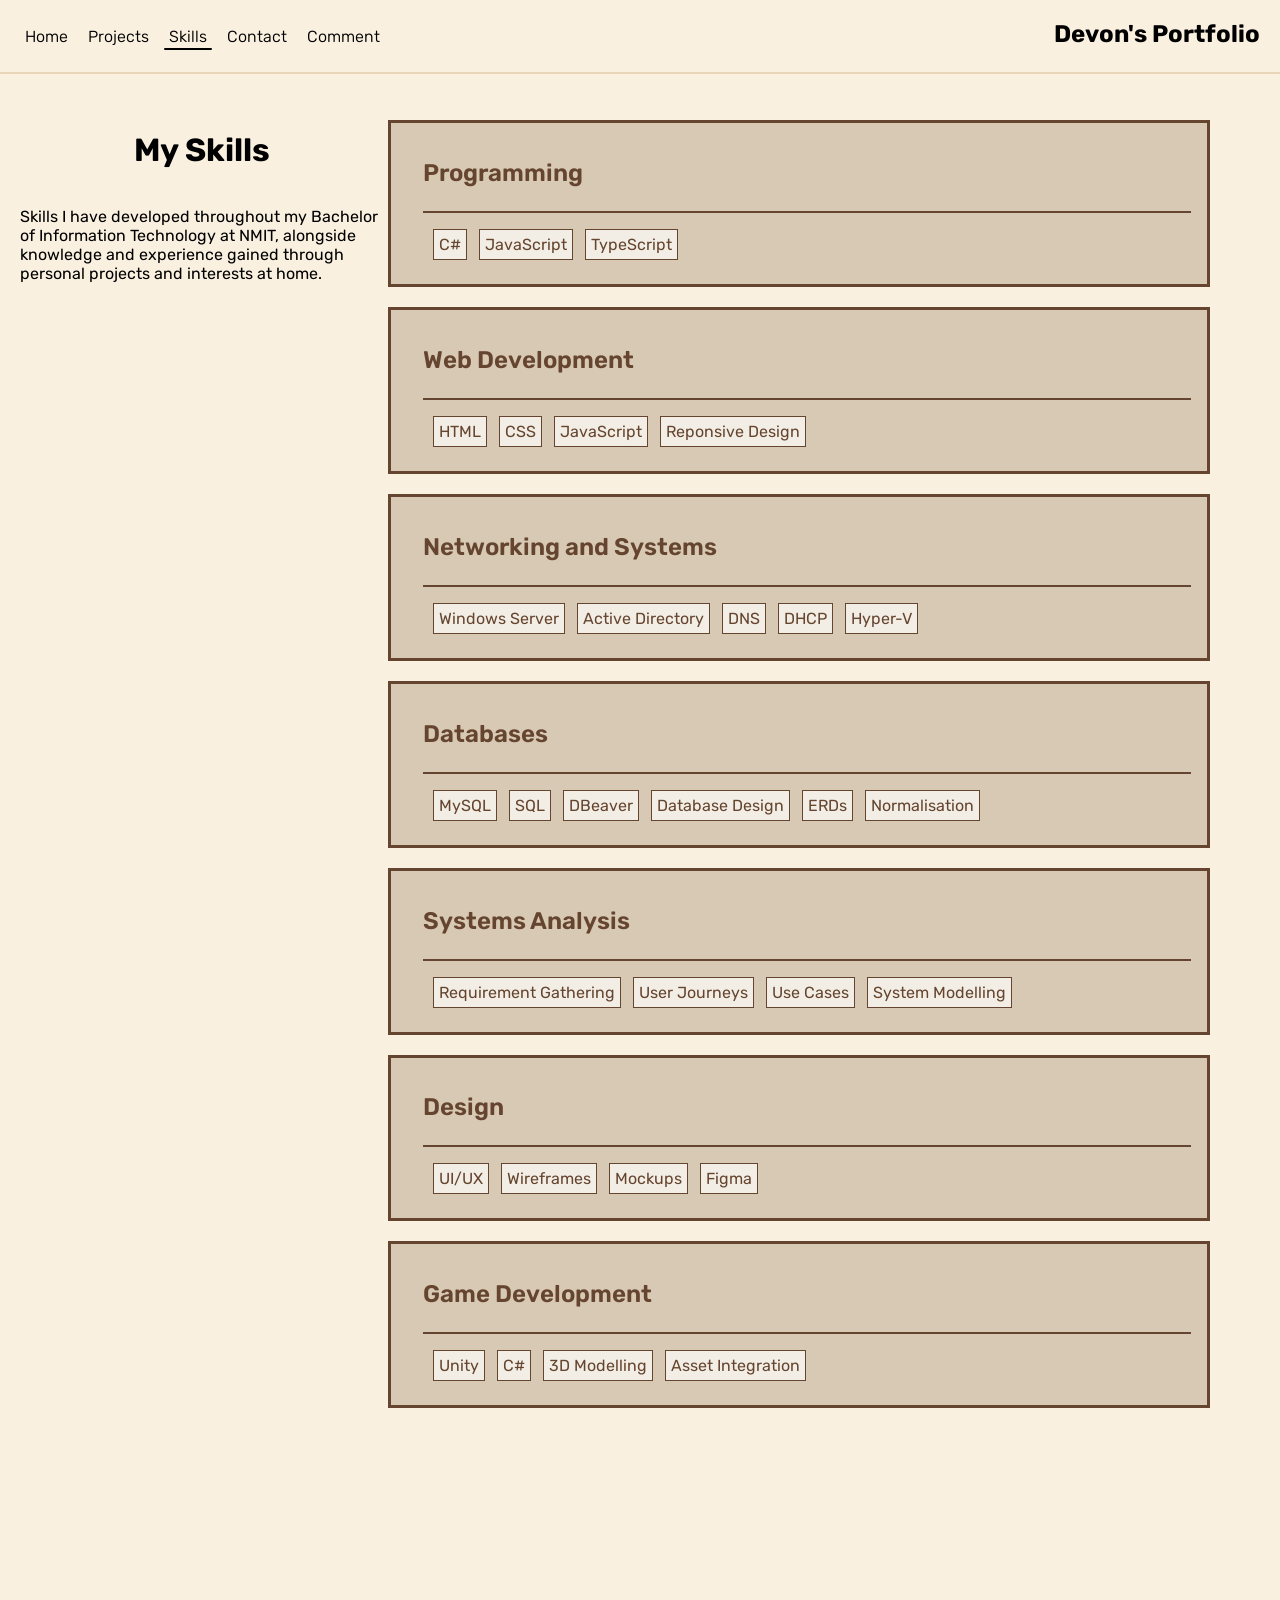
<file: src/pages/skills.html>
<!doctype html>
<html lang="en">
  <head>
    <meta charset="UTF-8" />
    <meta name="viewport" content="width=device-width, initial-scale=1.0" />
    <title>Skills | Devon's Portfolio</title>
    <link rel="stylesheet" href="../global-css/global.css" />
    <link rel="stylesheet" href="styles/skills.css" />
    <link rel="icon" href="../icons/code.svg" />
  </head>
  <body>
    <header>
      <nav>
        <a id="home-nav-link" href="/index.html">Home</a>
        <a id="home-nav-link-mobile" href="/index.html"
          ><svg
            xmlns="http://www.w3.org/2000/svg"
            height="24px"
            viewBox="0 -960 960 960"
            width="24px"
          >
            <path
              d="M240-200h120v-240h240v240h120v-360L480-740 240-560v360Zm-80 80v-480l320-240 320 240v480H520v-240h-80v240H160Zm320-350Z"
            /></svg
        ></a>
        <a id="projects-nav-link" href="projects.html">Projects</a>
        <a id="projects-nav-link-mobile" href="projects.html"
          ><svg
            xmlns="http://www.w3.org/2000/svg"
            height="24px"
            viewBox="0 -960 960 960"
            width="24px"
          >
            <path
              d="M120-440v-320q0-33 23.5-56.5T200-840h240v400H120Zm240-80Zm160-320h240q33 0 56.5 23.5T840-760v160H520v-240Zm0 720v-400h320v320q0 33-23.5 56.5T760-120H520ZM120-360h320v240H200q-33 0-56.5-23.5T120-200v-160Zm240 80Zm240-400Zm0 240Zm-400-80h160v-240H200v240Zm400-160h160v-80H600v80Zm0 240v240h160v-240H600ZM200-280v80h160v-80H200Z"
            /></svg
        ></a>
        <a id="skills-nav-link" href="skills.html">Skills</a>
        <a id="skills-nav-link-mobile" href="skills.html"
          ><svg
            height="22px"
            width="22px"
            version="1.1"
            id="Layer_1"
            xmlns="http://www.w3.org/2000/svg"
            xmlns:xlink="http://www.w3.org/1999/xlink"
            viewBox="0 0 232.688 232.688"
            xml:space="preserve"
          >
            <g id="XMLID_350_">
              <g id="XMLID_351_">
                <path
                  id="XMLID_352_"
                  d="M97.688,61.344h120c8.284,0,15-6.716,15-15s-6.716-15-15-15h-120c-8.284,0-15,6.716-15,15 S89.403,61.344,97.688,61.344z"
                />
              </g>
              <g id="XMLID_439_">
                <path
                  id="XMLID_440_"
                  d="M217.688,101.344h-120c-8.284,0-15,6.716-15,15s6.716,15,15,15h120c8.284,0,15-6.716,15-15 S225.972,101.344,217.688,101.344z"
                />
              </g>
              <g id="XMLID_441_">
                <path
                  id="XMLID_443_"
                  d="M217.688,171.344h-120c-8.284,0-15,6.716-15,15c0,8.284,6.716,15,15,15h120c8.284,0,15-6.716,15-15 C232.688,178.06,225.972,171.344,217.688,171.344z"
                />
              </g>
              <g id="XMLID_444_">
                <path
                  id="XMLID_445_"
                  d="M48.785,104.408l-9.989-1.452l-4.467-9.052c-1.264-2.56-3.87-4.181-6.726-4.181 c-2.854,0-5.462,1.621-6.726,4.181l-4.468,9.052l-9.988,1.452c-2.825,0.41-5.173,2.389-6.055,5.104 c-0.882,2.715-0.146,5.695,1.897,7.688l7.228,7.045l-1.707,9.949c-0.483,2.814,0.674,5.658,2.983,7.336 c1.307,0.95,2.853,1.433,4.409,1.433c1.193,0,2.392-0.285,3.489-0.861l8.936-4.698l8.936,4.698 c1.098,0.577,2.296,0.861,3.489,0.861c0.007,0,0.015,0,0.021,0c4.142-0.001,7.499-3.358,7.499-7.5 c0-0.629-0.077-1.241-0.223-1.825l-1.612-9.393l7.228-7.045c2.045-1.993,2.78-4.973,1.898-7.688 C53.958,106.797,51.61,104.818,48.785,104.408z"
                />
              </g>
              <g id="XMLID_446_">
                <path
                  id="XMLID_447_"
                  d="M48.785,34.408l-9.989-1.452l-4.467-9.052c-1.264-2.56-3.87-4.181-6.726-4.181 c-2.854,0-5.462,1.621-6.726,4.181l-4.468,9.052l-9.988,1.452c-2.825,0.41-5.173,2.389-6.055,5.104 c-0.882,2.715-0.146,5.695,1.897,7.688l7.228,7.045l-1.707,9.949c-0.483,2.814,0.674,5.658,2.983,7.336 c1.307,0.95,2.853,1.433,4.409,1.433c1.193,0,2.392-0.285,3.489-0.861l8.936-4.698l8.936,4.698 c1.098,0.577,2.296,0.861,3.489,0.861c0.007,0,0.015,0,0.021,0c4.142,0,7.499-3.358,7.499-7.5c0-0.629-0.077-1.241-0.223-1.825 l-1.612-9.393l7.228-7.045c2.045-1.993,2.78-4.973,1.898-7.688 C53.958,36.797,51.61,34.818,48.785,34.408z"
                />
              </g>
              <g id="XMLID_448_">
                <path
                  id="XMLID_449_"
                  d="M48.785,174.408l-9.989-1.452l-4.467-9.052c-1.264-2.56-3.87-4.181-6.726-4.181 c-2.854,0-5.462,1.621-6.726,4.181l-4.468,9.052l-9.988,1.452c-2.825,0.41-5.173,2.389-6.055,5.104 c-0.882,2.715-0.146,5.695,1.897,7.688l7.228,7.045l-1.707,9.949c-0.483,2.814,0.674,5.658,2.983,7.336 c1.307,0.95,2.853,1.433,4.409,1.433c1.193,0,2.392-0.285,3.489-0.861l8.936-4.698l8.936,4.698 c1.098,0.577,2.296,0.861,3.489,0.861c0.007,0,0.015,0,0.021,0c4.142,0,7.499-3.358,7.499-7.5c0-0.629-0.077-1.241-0.223-1.825 l-1.612-9.393l7.228-7.045c2.045-1.993,2.78-4.973,1.898-7.688 C53.958,176.797,51.61,174.818,48.785,174.408z"
                />
              </g>
            </g></svg
        ></a>
        <a id="contact-nav-link" href="contact.html">Contact</a>
        <a id="contact-nav-link-mobile" class="active" href="contact.html"
          ><svg
            xmlns="http://www.w3.org/2000/svg"
            height="24px"
            viewBox="0 -960 960 960"
            width="24px"
          >
            <path
              d="M200-246q54-53 125.5-83.5T480-360q83 0 154.5 30.5T760-246v-514H200v514Zm379-235q41-41 41-99t-41-99q-41-41-99-41t-99 41q-41 41-41 99t41 99q41 41 99 41t99-41ZM200-120q-33 0-56.5-23.5T120-200v-560q0-33 23.5-56.5T200-840h560q33 0 56.5 23.5T840-760v560q0 33-23.5 56.5T760-120H200Zm69-80h422q-44-39-99.5-59.5T480-280q-56 0-112.5 20.5T269-200Zm168.5-337.5Q420-555 420-580t17.5-42.5Q455-640 480-640t42.5 17.5Q540-605 540-580t-17.5 42.5Q505-520 480-520t-42.5-17.5ZM480-503Z"
            /></svg
        ></a>
        <a id="comments-nav-link" href="comment.html">Comment</a>
        <a id="comments-nav-link-mobile" href="comment.html"
          ><svg
            xmlns="http://www.w3.org/2000/svg"
            height="24px"
            viewBox="0 -960 960 960"
            width="24px"
          >
            <path
              d="M200-246q54-53 125.5-83.5T480-360q83 0 154.5 30.5T760-246v-514H200v514Zm379-235q41-41 41-99t-41-99q-41-41-99-41t-99 41q-41 41-41 99t41 99q41 41 99 41t99-41ZM200-120q-33 0-56.5-23.5T120-200v-560q0-33 23.5-56.5T200-840h560q33 0 56.5 23.5T840-760v560q0 33-23.5 56.5T760-120H200Zm69-80h422q-44-39-99.5-59.5T480-280q-56 0-112.5 20.5T269-200Zm168.5-337.5Q420-555 420-580t17.5-42.5Q455-640 480-640t42.5 17.5Q540-605 540-580t-17.5 42.5Q505-520 480-520t-42.5-17.5ZM480-503Z"
            /></svg
        ></a>
      </nav>
      <a href="/index.html" class="site-name"><h2>Devon's Portfolio</h2></a>
    </header>
    <h2 class="my-skills-mobile">My Skills</h2>
    <main>
      <div class="my-skills">
        <h1>My Skills</h1>
        <p>
          Skills I have developed throughout my Bachelor of Information Technology at NMIT,
          alongside knowledge and experience gained through personal projects and interests at home.
        </p>
      </div>
      <div class="skill-card-container">
        <article class="skill-card">
          <h2>Programming</h2>
          <hr />
          <div>
            <span>C#</span>
            <span>JavaScript</span>
            <span>TypeScript</span>
          </div>
        </article>
        <article class="skill-card">
          <h2>Web Development</h2>
          <hr />
          <div>
            <span>HTML</span>
            <span>CSS</span>
            <span>JavaScript</span>
            <span>Reponsive Design</span>
          </div>
        </article>
        <article class="skill-card">
          <h2>Networking and Systems</h2>
          <hr />
          <div>
            <span>Windows Server</span>
            <span>Active Directory</span>
            <span>DNS</span>
            <span>DHCP</span>
            <span>Hyper-V</span>
          </div>
        </article>
        <article class="skill-card">
          <h2>Databases</h2>
          <hr />
          <div>
            <span>MySQL</span>
            <span>SQL</span>
            <span>DBeaver</span>
            <span>Database Design</span>
            <span>ERDs</span>
            <span>Normalisation</span>
          </div>
        </article>
        <article class="skill-card">
          <h2>Systems Analysis</h2>
          <hr />
          <div>
            <span>Requirement Gathering</span>
            <span>User Journeys</span>
            <span>Use Cases</span>
            <span>System Modelling</span>
          </div>
        </article>
        <article class="skill-card">
          <h2>Design</h2>
          <hr />
          <div>
            <span>UI/UX</span>
            <span>Wireframes</span>
            <span>Mockups</span>
            <span>Figma</span>
          </div>
        </article>
        <article class="skill-card">
          <h2>Game Development</h2>
          <hr />
          <div>
            <span>Unity</span>
            <span>C#</span>
            <span>3D Modelling</span>
            <span>Asset Integration</span>
          </div>
        </article>
      </div>
    </main>
    <footer>
      <div class="socials">
        <a class="github-social" href="https://github.com/Devon-Robinson0" target="_blank"
          ><svg
            width="800px"
            height="800px"
            viewBox="0 0 20 20"
            version="1.1"
            xmlns="http://www.w3.org/2000/svg"
            xmlns:xlink="http://www.w3.org/1999/xlink"
          >
            <g id="Page-1" stroke="none" stroke-width="1" fill="none" fill-rule="evenodd">
              <g
                id="Dribbble-Light-Preview"
                transform="translate(-140.000000, -7559.000000)"
                fill="#000000"
              >
                <g id="icons" transform="translate(56.000000, 160.000000)">
                  <path
                    d="M94,7399 C99.523,7399 104,7403.59 104,7409.253 C104,7413.782 101.138,7417.624 97.167,7418.981 C96.66,7419.082 96.48,7418.762 96.48,7418.489 C96.48,7418.151 96.492,7417.047 96.492,7415.675 C96.492,7414.719 96.172,7414.095 95.813,7413.777 C98.04,7413.523 100.38,7412.656 100.38,7408.718 C100.38,7407.598 99.992,7406.684 99.35,7405.966 C99.454,7405.707 99.797,7404.664 99.252,7403.252 C99.252,7403.252 98.414,7402.977 96.505,7404.303 C95.706,7404.076 94.85,7403.962 94,7403.958 C93.15,7403.962 92.295,7404.076 91.497,7404.303 C89.586,7402.977 88.746,7403.252 88.746,7403.252 C88.203,7404.664 88.546,7405.707 88.649,7405.966 C88.01,7406.684 87.619,7407.598 87.619,7408.718 C87.619,7412.646 89.954,7413.526 92.175,7413.785 C91.889,7414.041 91.63,7414.493 91.54,7415.156 C90.97,7415.418 89.522,7415.871 88.63,7414.304 C88.63,7414.304 88.101,7413.319 87.097,7413.247 C87.097,7413.247 86.122,7413.234 87.029,7413.87 C87.029,7413.87 87.684,7414.185 88.139,7415.37 C88.139,7415.37 88.726,7417.2 91.508,7416.58 C91.513,7417.437 91.522,7418.245 91.522,7418.489 C91.522,7418.76 91.338,7419.077 90.839,7418.982 C86.865,7417.627 84,7413.783 84,7409.253 C84,7403.59 88.478,7399 94,7399"
                    id="github-[#142]"
                  ></path>
                </g>
              </g>
            </g></svg
        ></a>
        <a
          class="linkedin-social"
          href="https://www.linkedin.com/in/devon-robinson-6292603ba/"
          target="_blank"
          ><svg
            height="800px"
            width="800px"
            version="1.1"
            id="Layer_1"
            xmlns="http://www.w3.org/2000/svg"
            xmlns:xlink="http://www.w3.org/1999/xlink"
            viewBox="0 0 382 382"
            xml:space="preserve"
          >
            <path
              d="M347.445,0H34.555C15.471,0,0,15.471,0,34.555v312.889C0,366.529,15.471,382,34.555,382h312.889C366.529,382,382,366.529,382,347.444V34.555C382,15.471,366.529,0,347.445,0z M118.207,329.844c0,5.554-4.502,10.056-10.056,10.056H65.345c-5.554,0-10.056-4.502-10.056-10.056V150.403c0-5.554,4.502-10.056,10.056-10.056h42.806c5.554,0,10.056,4.502,10.056,10.056V329.844z M86.748,123.432c-22.459,0-40.666-18.207-40.666-40.666S64.289,42.1,86.748,42.1s40.666,18.207,40.666,40.666S109.208,123.432,86.748,123.432z M341.91,330.654c0,5.106-4.14,9.246-9.246,9.246H286.73c-5.106,0-9.246-4.14-9.246-9.246v-84.168c0-12.556,3.683-55.021-32.813-55.021c-28.309,0-34.051,29.066-35.204,42.11v97.079c0,5.106-4.139,9.246-9.246,9.246h-44.426c-5.106,0-9.246-4.14-9.246-9.246V149.593c0-5.106,4.14-9.246,9.246-9.246h44.426c5.106,0,9.246,4.14,9.246,9.246v15.655c10.497-15.753,26.097-27.912,59.312-27.912c73.552,0,73.131,68.716,73.131,106.472L341.91,330.654L341.91,330.654z"
            /></svg
        ></a>
        <a class="email-social" href="mailto:devonpr@gmail.com"
          ><svg
            xmlns="http://www.w3.org/2000/svg"
            height="24px"
            viewBox="0 -960 960 960"
            width="24px"
          >
            <path
              d="M160-160q-33 0-56.5-23.5T80-240v-480q0-33 23.5-56.5T160-800h640q33 0 56.5 23.5T880-720v480q0 33-23.5 56.5T800-160H160Zm320-280L160-640v400h640v-400L480-440Zm0-80 320-200H160l320 200ZM160-640v-80 480-400Z"
            /></svg
        ></a>
      </div>
      <div class="nav-container">
        <a href="/index.html">Home</a>
        <a href="projects.html">Projects</a>
        <a href="skills.html">Skills</a>
        <a href="contact.html">Contact Me</a>
      </div>
      <p>&copy; 2026 Devon Robinson</p>
    </footer>
  </body>
</html>
</file>
<file: src/global-css/global.css>
@import url('colours.css');

@font-face {
  font-family: 'Rubik';
  src: url('../fonts/Rubik-VariableFont_wght.ttf') format('woff2');
}

.main-title {
  margin: 100px;
  text-align: center;
  font-size: 3rem;
}

body {
  position: relative;
  font-family: 'Rubik';
  background-color: var(--background);
  margin: 0;
}
input,
textarea {
  font-family: 'Rubik';
}

main {
  display: flex;
  position: relative;
  margin: 0;
  margin-bottom: 30vh;

  align-items: center;
  justify-content: center;

  width: 100%;
  height: 100%;

  background-color: var(--background);

  z-index: 51;
}

header {
  position: fixed;
  display: flex;
  justify-content: space-between;
  width: 100vw;

  border-bottom: 2px solid var(--dark-bg);

  top: 0;
  left: 0;
  z-index: 105;
  background-color: var(--background);
}
header .site-name h2 {
  display: inline-block;
  margin-right: 20px;
}
header .site-name {
  text-decoration: none;
  color: inherit;
  cursor: pointer;
}

nav {
  display: flex;
  justify-content: space-around;
  align-items: center;

  aspect-ratio: 10 / 1;
  height: 2rem;
  margin: 10px;

  padding: 10px 5px;
}

nav a {
  text-decoration: none;
  color: inherit;
  font-size: 1rem;
  font-weight: 350;

  margin: 10px;
  padding: 0;

  transition: transform 0.2s ease-out;
}

nav a:hover {
  transform: translateY(-10%);
}

footer {
  position: fixed;
  display: flex;

  box-sizing: border-box;

  bottom: 0;
  flex-direction: column;

  align-items: center;
  justify-content: center;

  border-top: 2px solid black;
  background-color: var(--dark-bg);

  height: 30vh;
  width: 100%;

  z-index: 50;
}

footer a {
  color: black;
}

.socials {
  display: flex;
  align-items: center;
  justify-content: space-around;

  margin-bottom: 2rem;

  gap: 10px;

  top: 1rem;
  right: 2rem;
}

.socials a {
  display: flex;
  align-items: center;
  justify-content: center;

  width: 20px;
  height: 20px;

  border: 2px solid black;
  border-radius: 5px;
  padding: 5px;
}

.socials a:hover {
  background-color: var(--hover-cream);
}

.socials svg {
  width: 100%;
}

#home-nav-link-mobile {
  display: none;
}

#projects-nav-link-mobile {
  display: none;
}

#skills-nav-link-mobile {
  display: none;
}

#contact-nav-link-mobile {
  display: none;
}

#comments-nav-link-mobile {
  display: none;
}
header a {
  position: relative;
}
header a.active::after {
  content: '';
  background-color: black;
  width: 3rem;
  height: 2px;

  border-radius: 2px;

  position: absolute;
  top: 115%;
  left: 50%;
  transform: translateX(-50%);
}

@media (max-width: 800px) {
  #home-nav-link {
    display: none;
  }

  #home-nav-link-mobile {
    display: inline-block;
  }

  #projects-nav-link {
    display: none;
  }

  #projects-nav-link-mobile {
    display: inline-block;
  }

  #skills-nav-link {
    display: none;
  }

  #skills-nav-link-mobile {
    display: inline-block;
  }

  #contact-nav-link {
    display: none;
  }

  #contact-nav-link-mobile {
    display: inline-block;
  }

  #comments-nav-link {
    display: none;
  }
  #comments-nav-link-mobile {
    display: inline-block;
  }

  header {
    position: fixed;
    display: flex;
    justify-content: center;

    bottom: 0;
    top: auto;

    background-color: var(--dark-bg);
  }

  header .site-name {
    display: none;
  }

  nav {
    aspect-ratio: auto;
  }

  header nav a {
    text-decoration: none;
    position: relative;
  }

  header nav {
    width: 100%;
    height: 1rem;
  }

  header nav svg {
    position: relative;
    width: 24px;
    height: 24px;
    margin: 0;
  }

  header nav a.active::before {
    content: '';
    width: 35px;
    height: 35px;

    position: absolute;
    top: 50%;
    left: 50%;
    transform: translate(-50%, -55%);
    background-color: rgba(122, 122, 122, 0.2);
    border-radius: 50%;
  }

  nav a {
    font-size: 1.5rem;
  }

  .main-title {
    margin: 50px;
    text-align: center;
    font-size: 3rem;
  }

  footer {
    margin-bottom: 2rem;
  }

  main {
    margin-bottom: calc(30vh + 2rem);
  }
}
</file>
<file: src/pages/styles/home.css>
/* Home page */
@import url('../../global-css/colours.css');

main {
  display: flex;
  flex-direction: column;
  height: 100vh;

  margin: 80px 0 31vh 0;
}

.main-container {
  position: relative;
  display: grid;
  grid-template-columns: 2fr 5fr;

  align-self: center;

  height: 30vw;
  width: 100%;
}

.about-me {
  display: grid;
  grid-template-columns: 2fr 1fr;
  height: auto;
  padding-bottom: 50px;
  background-color: var(--background);
}

.mobile-title {
  display: none;
}

.mobile-view-projects {
  display: none;
}

#intro-container {
  display: flex;
  flex-direction: column;
  align-items: left;
  justify-content: center;

  padding-left: 70px;
}

#intro-container p {
  margin: 7px 0;
  font-size: 18px;
}

#intro-container h1 {
  font-size: 72px;
  margin-bottom: 10px;
}

.intro-img-container {
  display: flex;
  flex-wrap: wrap;
  justify-content: space-around;
  padding: 0 10vw;
}

.img-holder {
  height: 13vw;
  aspect-ratio: 1 / 1;
  overflow: hidden;
  margin-bottom: 10px;

  border: 2px solid var(--dark-bg);
  border-radius: 15px;
}

.img-holder img {
  height: 100%;
}

.description p {
  font-size: 18px;
}

@keyframes move {
  from {
    transform: translateY(-30%);
  }

  to {
    transform: translateY(30%);
  }
}

.personal-card {
  position: relative;
  box-sizing: border-box;
  width: 300px;
  aspect-ratio: 1 / 1;
  padding: 0;

  justify-self: center;
  align-self: center;

  border: 3px solid var(--skill-card-border);
  border-radius: 15px;
  overflow: hidden;
}

#personal-img {
  width: 100%;
}

.description {
  margin-left: 70px;
  justify-self: center;
  align-self: center;
}

#home-nav-link {
  position: relative;
}

#home-nav-link::after {
  content: '';
  background-color: black;
  width: 3rem;
  height: 2px;

  border-radius: 2px;

  position: absolute;
  top: 115%;
  left: 50%;
  transform: translateX(-50%);
}

.personal-img-holder {
  border: 2px solid black;
  border-radius: 15px;
  overflow: hidden;
}

@media (max-width: 800px) {
  main {
    margin: 0;
    margin-bottom: 35vh;
    padding-bottom: 10px;

    height: auto;
  }

  .main-container {
    height: 100%;
  }

  .intro-img-container {
    display: none;
  }

  #intro-container {
    position: relative;
    top: 0;
    width: auto;
    height: auto;
    padding: 0;
    text-align: center;
  }

  #intro-container p {
    margin: 0.3rem 0 0 0;
    font-size: 16px;
  }

  #intro-container h1 {
    font-size: 42px;
    font-weight: 700;
    margin: 1rem 0 1rem 0;
  }

  .down-arrow-container {
    display: none;
  }

  section:first-child {
    height: auto;
    display: flex;
    align-items: center;
    justify-content: center;
    /* margin-bottom: 30px; */
  }

  section:not(:first-child) {
    display: flex;
    flex-direction: column;
    justify-content: center;
    align-items: center;
    height: auto;

    padding-bottom: 0;
  }

  .description {
    margin: 0 1rem;
  }

  .description h2 {
    font-size: 18px;
    text-align: center;
  }

  .personal-card {
    display: block;
  }

  .mobile-view-projects {
    display: inline-block;

    text-decoration: none;
    color: var(--skill-card-border);
    font-weight: 400;

    width: 30vw;
    align-self: center;
    text-align: center;

    border: 3px solid var(--skill-card-border);
    border-radius: 1px;
    background-color: var(--skill-card-bg);
    padding: 10px;

    margin: 3rem 0 1rem 0;
  }
}
</file>
<file: assets/global-css/global.css>
@import url("colours.css");

@font-face {
    font-family: "Rubik";
    src: url("../../assets/fonts/Rubik-VariableFont_wght.ttf") format("woff2");
}

.main-title {
    margin: 100px;
    text-align: center;
    font-size: 3rem;
}

body {
    position: relative;
    font-family: "Rubik";
    background-color: var(--background);
    margin: 0;
}

main {
    display: flex;
    position: relative;
    margin: 0;
    margin-bottom: 30vh;

    align-items: center;
    justify-content: center;

    width: 100%;
    height: 100%;

    background-color: var(--background);

    z-index: 51;
}

header {
    position: fixed;
    display: flex;
    justify-content: space-between;
    width: 100vw;

    border-bottom: 2px solid var(--dark-bg);

    top: 0;
    left: 0;
    z-index: 105;
    background-color: var(--background);
}

header .site-name h2 {
    display: inline-block;
    margin-right: 20px;
}

header .site-name {
    text-decoration: none;
    color: inherit;
    cursor: pointer;
}


nav {
    display: flex;
    justify-content: space-around;
    align-items: center;

    aspect-ratio: 10 / 1;
    height: 2rem;
    margin: 10px;

    padding: 10px 5px;
}

nav a {
    text-decoration: none;
    color: inherit;
    font-size: 1rem;
    font-weight: 350;

    margin: 10px;
    padding: 0;

    transition: transform 0.2s ease-out;
}

nav a:hover {
    transform: translateY(-10%);
}

footer {
    position: fixed;
    display: flex;

    box-sizing: border-box;

    bottom: 0; 
    flex-direction: column;

    align-items: center;
    justify-content: center;

    border-top: 2px solid black;
    background-color: var(--dark-bg);

    height: 30vh;
    width: 100%;

    z-index: 50;
}

footer a {
    color: black;
}

.socials {
    display: flex;
    align-items: center;
    justify-content: space-around;

    margin-bottom: 2rem;

    gap: 10px;

    top: 1rem;
    right: 2rem;
}

.socials a {
    display: flex;
    align-items: center;
    justify-content: center;

    width: 20px;
    height: 20px;

    border: 2px solid black;
    border-radius: 5px;
    padding: 5px;
}

.socials a:hover {
    background-color: var(--hover-cream);
}

.socials svg {
    width: 100%;

}

#home-nav-link-mobile {
    display: none;
}

#projects-nav-link-mobile {
    display: none;
}

#skills-nav-link-mobile {
    display: none;
}

#contact-nav-link-mobile {
    display: none;
}

@media (max-width: 800px) {
    #home-nav-link {
        display: none;
    }

    #home-nav-link-mobile {
        display: inline-block;
    }

    #projects-nav-link {
        display: none;
    }

    #projects-nav-link-mobile {
        display: inline-block;
    }

    #skills-nav-link {
        display: none;
    }

    #skills-nav-link-mobile {
        display: inline-block;
    }

    #contact-nav-link {
        display: none;
    }

    #contact-nav-link-mobile {
        display: inline-block;
    }

    header {
        position: fixed;
        display: flex;
        justify-content: center;

        bottom: 0;
        top: auto;
        
        background-color: var(--dark-bg);
    }

    header .site-name {
        display: none;
    }

    nav {
        aspect-ratio: auto;
    }

    header nav a {
        text-decoration: none;
        position: relative;
    }

    header nav {
        width: 100%;
        height: 1rem;
    }

    header nav svg {
        position: relative;
        width: 24px;
        height: 24px;
        margin: 0;
    }

    header nav a.active::before{
        content: "";
        width: 35px; 
        height: 35px; 

        position: absolute;
        top: 50%;
        left: 50%;
        transform: translate(-50%, -55%);
        background-color: rgba(122,122,122,0.2);
        border-radius: 50%;
    }

    nav a {
        font-size: 1.5rem;
    }

    .main-title {
        margin: 50px;
        text-align: center;
        font-size: 3rem;
    }

    footer {
        margin-bottom: 2rem;
    }

    main {
        margin-bottom: calc(30vh + 2rem);
    }
}
</file>
<file: pages/styles/contact.css>
@import url("../../assets/global-css/colours.css");


#contact-nav-link {
    position: relative;
}

#contact-nav-link::after {
    content: "";
    background-color: black;
    width: 3rem;
    height: 2px;

    border-radius: 2px;

    position: absolute;
    top: 115%;
    left: 50%;
    transform: translateX(-50%);
}

/* Lets start a conversation */

main {
    display: grid;
    grid-template-columns: 1fr 1fr;


    padding-top: 80px;
    padding-bottom: 80px;
    height: 100vh;
    box-sizing: border-box;
    margin: 0;
}

.start-conversation {
    display: flex;
    flex-direction: column;
    align-items: flex-start;
    justify-content: space-around;

    margin-left: 2rem;
    height: 100%;
    min-width: 0;
}

.start-conversation h1 {
    font-size: 72px;
    font-weight: 600;
    width: 80%;
    margin: 0;
}

.start-conversation h2 {
    font-weight: 500;
}

.start-conversation a {
    position: relative;
    box-sizing: border-box;
    border-bottom: 1px solid black;
    width: 100%;
    height: 8vh;
}

.start-conversation a:hover {
    background-color: var(--dark-bg);
}

.start-conversation a h3 {
    font-weight: 400;
    margin-bottom: 0;
    line-height: 0;
}

.start-conversation a p {
    font-weight: 200;
}

.start-conversation a svg {
    position: absolute;
    right: 0;
    top: 50%;
    transform: translateY(-50%);
}

.start-conversation a {
    text-decoration: none;
    color: inherit;
}

.socials-box {
    display: flex;
    flex-direction: column;
    justify-content: space-between;
    width: 100%;
}

/* Contact form */

.contact {
    display: flex;
    align-items: center;
    justify-content: center;
    width: 100%;
    height: 100%;
}

.contact form {
    display: flex;
    flex-direction: column;
    justify-content: space-around;

    padding: 1rem 2rem;
    margin: 0 2rem;
    
    border-radius: 15px;
    background-color: var(--form-bg);
    box-shadow: 0 0 5px 3px rgba(0,0,0,0.1);

    height: calc(100% - 150px);
    width: 100%;
}

.contact form label {
    font-weight: 500;
    margin-bottom: .5rem;
}

.input-container {
    display: flex;
    flex-direction: column;
}

input {
    line-height: 2.5rem;
    padding-left: 1rem;
    border-radius: 5px;
    border: 1px solid var(--input-bg);
}

textarea {
    padding: 1rem 1rem;
    resize: none;
    border-radius: 5px;
    border: 1px solid var(--input-bg);
}

#submit-form-btn {
    height: 3.5rem;

    background-color: var(--magenta-border);
    border: none;
    border-radius: 5px;

    color: white;
    font-size: 18px;
    font-weight: 1000;
}

#submit-form-btn:hover {
    background-color: var(--magenta-bg);
}

/* Footer */

#contact-footer {
    position: fixed;
    bottom: 0;

    width: 100%;
    height: 10vh;
    z-index: 106;

    border-top: 1px solid black;
}

#contact-footer p {
    font-weight: 300;
}

@media (max-width: 800px) {
    body {
        height: 100%;
    }

    main {
        grid-template-columns: 1fr;
        grid-template-rows: auto auto;
        row-gap: 0;

        height: 100%;
        width: 100vw;

        margin: 0;
        padding: 0;
    }

    .start-conversation {
        margin: 0 auto;
        width: calc(100% - 40px);
    }

    .start-conversation h1 {
        font-size: 42px;
        font-weight: 700;
        margin-top: 0;
        padding-top: 10px;
        text-align: center;
        width: 100%;
    }

    .contact form {
        width: 100%;
        height: 60vh;
        margin: 0;
    }

    .contact {
        position: relative;
        width: calc(100% - 40px);

        margin: 20px auto 5rem auto;
    }

    #contact-footer {
        display: none;
    }
}
</file>
<file: pages/styles/projects.css>
@import url("../../assets/global-css/colours.css");

body {
    padding-bottom: 5px;
}

main {
    display: block;
    padding-bottom: 2rem;
}

.main-title {
    margin: 6rem 0 2rem 0;
}

.projects-nav {
    display: flex;
    flex-direction: column;
    position: fixed;
    align-items: flex-end;
    justify-content: space-around;

    height: auto;
    margin-top: 3rem;
    margin-right: 20px;

    right: 0px;
    top: 50%;
    transform: translateY(-70%);
}

.projects-nav a {
    cursor: pointer;
    text-decoration: none;
    color: inherit;

    line-height: 3;

    transform-origin: right center;
    transition: transform 0.2s ease-in-out;
}

.projects-nav a:hover {
    transform: scale(1.4);
}

.projects-nav a::after {
    content: "";
    height: 30px;
    width: 5px;
    border: 3px solid var(--magenta-border);
    border-radius: 3px;
    margin-left: 10px;
}

.projects-nav a:hover::after {
    border-color: var(--magenta-bg);
}

.project { 
    position: relative;
    
    display: flex;
    flex-direction: column;
    align-items: center;
    justify-content: center;

    width: 80%;
    height: clamp(600px, 60vh, 1200px);

    margin: 0 200px 70px 0;

    box-shadow: 0 0 5px 5px var(--magenta-bg);
    border: 2px solid var(--magenta-border);
    border-radius: 0 30px 30px 0;
    border-left: none;

    overflow: hidden;

    scroll-margin-top: 150px;
}

.project-name {
    display: flex;
    align-items: center;
    justify-content: space-between;
    align-self: flex-start;

    font-size: 2rem;
    padding: 15px;

    border: none;
    border-top: none;

    width: calc(100% - 30px);
    margin: 0;

    background-color: var(--dark-bg);
}

.project-name span {
    margin: 0;
    padding: 0;
    display: flex;
    flex-direction: row;
    gap: 5px;
    margin-right: 2rem;
}

.project-content-container {
    position: relative;
    display: grid;
    grid-template-columns: 2fr 3fr;
    grid-template-rows: 1fr 1fr;

    box-sizing: border-box;
    width: 100%;
    height: 100%;

    padding: 0 4rem 0 0;
}

.img-container {
    display: flex;
    flex-direction: column;
    align-items: center;
    justify-content: space-around;

    grid-row: span 2;
}

.project-img-holder {
    aspect-ratio: 1 / 1;
    width: 14vw;

    border: 3px solid var(--magenta-border);
    border-radius: 30px;
    overflow: hidden;
}

.project-img-holder img {
    height: 100%;
}

.project-description {
    display: flex;
    flex-direction: column;
    align-items: center;
    justify-content: center;
}

.skills-learnt {
    display: flex;
    flex-direction: column;
    align-items: center;
    justify-content: center;
}

.skills-learnt hr {
    height: 2px;
    width: 100%;
    background-color: black; 
    border: none;
}

.skills-learnt ul {
    display: flex;
    flex-direction: row;
    gap: 1rem;
    flex-wrap: wrap;
    padding: 0;

    align-items: flex-start;

    width: 100%;
}

.skills-learnt li {
    display: flex;
    justify-content: center;
    flex-grow: 1;

    border: 2px solid var(--magenta-border);
    border-radius: 15px;
    background-color: var(--magenta-bg);
    color: black;

    padding: 5px 10px;
    height: 1.5rem;
    align-items: center;
}

.project-title {
    align-self: center;
    justify-self: center;
}

.github-link {
    display: flex;
    align-items: center;
    justify-content: center;

    flex-shrink: 0;
    box-sizing: border-box;
    font-size: 18px;
    border: 2px solid black;
    border-radius: 5px;
    padding: 5px;

    width: 42px; 
    height: 42px; 
}

.github-link:hover {
    background-color: var(--background);
}


#projects-nav-link {
    position: relative;
}

#projects-nav-link::after {
    content: "";
    background-color: black;
    width: 3rem;
    height: 2px;

    border-radius: 2px;

    position: absolute;
    top: 115%;
    left: 50%;
    transform: translateX(-50%);
}

@media (max-width: 800px) {
    .projects-nav {
        display: none;
    }

    .project {
        height: auto;
        width: calc(100% - 40px);
        border-radius: 15px;
        border-left: 2px solid var(--magenta-border);

        margin: 2rem auto;
    }

    .project-content-container {
        display: flex;
        flex-direction: column;

        margin: 0 20px 25px 20px;
        padding: 10px 0 15px 0;
    }

    .project-img-holder {
        width: calc(100% - 40px);
        margin: 10px 20px;
        border-radius: 15px;
    }

    .project-content-container .project-img-holder:not(:first-child) {
        display: none;
    }

    .project-description {
        display: flex;
        flex-direction: column;

        margin: 0 10px;
    }

    .skills-learnt {
        display: flex;
        flex-direction: column;

        margin: 0 10px;
    }

    .skills-learnt ul {
        display: flex;
        flex-direction: row;
        flex-wrap: wrap;
        align-items: flex-start;
        justify-content: flex-start;
        gap: 5px;
        padding: 0;
        margin: 0;
        width: calc(100% - 20px);
        height: 100%;
    }

    .skills-learnt li {
        display: flex;
        justify-content: center;
        flex-grow: 1;
        width: auto;
        margin: 0;
    }

    body {
        padding-bottom: 100px;
    }

    main {
        margin-bottom: 24vh;
        padding-bottom: 10px;
    }

    .project-description h2 {
        display: none;
    }

    .project-name {
        position: relative;
        display: flex;
        align-items: center;
        flex-wrap: wrap;
        justify-content: space-around;
        top: auto;
        right: auto;
        text-align: center;
        line-height: 2rem;
    }

    .project-name span {
        display: flex;
        align-items: center;
        justify-content: center;

        margin: .5rem 0 0;
        padding: 0;
    }

    .main-title {
        margin-top: 10px;
        font-size: 42px;
        font-weight: 700;
    }

    .project:last-of-type {
        margin-bottom: 0;
    }
}
</file>
<file: pages/styles/skills.css>
@import url("../../assets/global-css/colours.css");

main {
    margin-top: 100px; 
}

main .my-skills {
    display: flex;
    position: fixed;
    flex-direction: column;
    align-items: center;
    justify-content: center;
    align-self: start;

    padding: 20px;
    width: 28.5vw;
    margin-top: 10vh;

    top: 0;
    left: 0;
}

main .skill-card-container {
    margin-left: auto;
    margin-right: 70px;
    align-self: flex-start;
}

.my-skills-mobile {
    display: none;
    text-align: center;
    font-size: 2rem;
}

.skill-card {
    display: flex;
    flex-direction: column;
    border: 3px solid var(--skill-card-border);
    background-color: var(--skill-card-bg);
    margin: 20px 0 20px 0;
    padding: 1rem 1rem 1rem 2rem;

    width: 60vw;
}

.skill-card div {
    margin-left: 10px;
}

.skill-card h2 {
    font-weight: 600;
    color: var(--skill-card-border);
    margin-bottom: 1rem;
}

hr {
    width: 100%;
    height: 2px;
    border: none;
    background-color: var(--skill-card-border);

    margin-bottom: 1rem;
}

.skill-card span {
    display: inline-block;
    background-color: var(--skill);
    color: var(--skill-card-border);
    border: 1px solid var(--skill-card-border);
    padding: 5px;
    margin: 0 8px 8px 0;
}

#skills-nav-link {
    position: relative;
}

#skills-nav-link::after {
    content: "";
    background-color: black;
    width: 3rem;
    height: 2px;

    border-radius: 2px;

    position: absolute;
    top: 115%;
    left: 50%;
    transform: translateX(-50%);
}

@media (max-width: 800px) {
    main {
        margin-top: 0;
        margin-bottom: calc(30vh + 35px);
    }

    main .my-skills {
        display: none;
    }

    main .skill-card-container {
        display: flex;
        flex-direction: column;
        width: 100%;
        margin: 0 1rem;
    }

    .my-skills-mobile {
        display: block;
        margin-top: 0;
        font-size: 42px;
        padding-top: 10px;
        font-weight: 700;
    }

    #skills-nav::after {
        content: "";
        background-color: black;
        width: 8vw;
        height: 3px;

        position: absolute;
        top: 100%;
        left: 50%;
        transform: translateX(-50%);
    }

    .skill-card {
        padding: 10px;
        width: calc(100% - 2rem);
        align-self: center;

        margin: .5rem 0;
    }

    .skill-card div {
        display: flex;
        flex-wrap: wrap;
    }

    .skill-card span {
        flex-direction: row;
        text-align: center;
        flex-grow: 1;
    }
}
</file>
<file: src/pages/styles/contact.css>
@import url('../../global-css/colours.css');

#contact-nav-link {
  position: relative;
}

#contact-nav-link::after {
  content: '';
  background-color: black;
  width: 3rem;
  height: 2px;

  border-radius: 2px;

  position: absolute;
  top: 115%;
  left: 50%;
  transform: translateX(-50%);
}

main {
  display: grid;
  grid-template-columns: 1fr 1fr;

  padding-top: 80px;
  padding-bottom: 80px;
  height: 100vh;
  box-sizing: border-box;
  margin: 0;
}

.start-conversation {
  display: flex;
  flex-direction: column;
  align-items: flex-start;
  justify-content: space-around;

  margin-left: 2rem;
  height: 100%;
  min-width: 0;
}

.start-conversation h1 {
  font-size: 72px;
  font-weight: 600;
  width: 80%;
  margin: 0;
}

.start-conversation h2 {
  font-weight: 500;
}

.start-conversation a {
  position: relative;
  box-sizing: border-box;
  border-bottom: 1px solid black;
  width: 100%;
  height: 8vh;
}

.start-conversation a:hover {
  background-color: var(--dark-bg);
}

.start-conversation a h3 {
  font-weight: 400;
  margin-bottom: 0;
  line-height: 0;
}

.start-conversation a p {
  font-weight: 200;
}

.start-conversation a svg {
  position: absolute;
  right: 0;
  top: 50%;
  transform: translateY(-50%);
}

.start-conversation a {
  text-decoration: none;
  color: inherit;
}

.socials-box {
  display: flex;
  flex-direction: column;
  justify-content: space-between;
  width: 100%;
}

/* Contact form */

.contact {
  display: flex;
  align-items: center;
  justify-content: center;
  width: 100%;
  height: 100%;
}

.contact form {
  display: flex;
  flex-direction: column;
  justify-content: space-around;

  padding: 1rem 2rem;
  margin: 0 2rem;

  border-radius: 15px;
  background-color: var(--form-bg);
  box-shadow: 0 0 5px 3px rgba(0, 0, 0, 0.1);

  height: calc(100% - 150px);
  width: 100%;
}

.contact form label {
  font-weight: 500;
  margin-bottom: 0.5rem;
}

.input-container {
  display: flex;
  flex-direction: column;
}

input {
  line-height: 2.5rem;
  padding-left: 1rem;
  border-radius: 5px;
  border: 1px solid var(--input-bg);
}

textarea {
  padding: 1rem 1rem;
  resize: none;
  border-radius: 5px;
  border: 1px solid var(--input-bg);
}

#submit-form-btn {
  height: 3.5rem;

  background-color: var(--magenta-border);
  border: none;
  border-radius: 5px;

  color: white;
  font-size: 18px;
  font-weight: 1000;
}

#submit-form-btn:hover {
  background-color: var(--magenta-bg);
}

/* Footer */

#contact-footer {
  position: fixed;
  bottom: 0;

  width: 100%;
  height: 10vh;
  z-index: 106;

  border-top: 1px solid black;
}

#contact-footer p {
  font-weight: 300;
}

@media (max-width: 800px) {
  body {
    height: 100%;
  }

  main {
    grid-template-columns: 1fr;
    grid-template-rows: auto auto;
    row-gap: 0;

    height: 100%;
    width: 100vw;

    margin: 0;
    padding: 0;
  }

  .start-conversation {
    margin: 0 auto;
    width: calc(100% - 40px);
  }

  .start-conversation h1 {
    font-size: 42px;
    font-weight: 700;
    margin-top: 0;
    padding-top: 10px;
    text-align: center;
    width: 100%;
  }

  .contact form {
    width: 100%;
    height: 60vh;
    margin: 0;
  }

  .contact {
    position: relative;
    width: calc(100% - 40px);

    margin: 20px auto 5rem auto;
  }

  #contact-footer {
    display: none;
  }
}
</file>
<file: src/pages/styles/projects.css>
@import url('../../global-css/colours.css');

body {
  padding-bottom: 5px;
}

main {
  display: block;
  padding-bottom: 2rem;
}

.main-title {
  margin: 6rem 0 2rem 0;
}

.projects-nav {
  display: flex;
  flex-direction: column;
  position: fixed;
  align-items: flex-end;
  justify-content: space-around;

  height: auto;
  margin-top: 3rem;
  margin-right: 20px;

  right: 0px;
  top: 50%;
  transform: translateY(-70%);
}

.projects-nav a {
  cursor: pointer;
  text-decoration: none;
  color: inherit;

  line-height: 3;

  transform-origin: right center;
  transition: transform 0.2s ease-in-out;
}

.projects-nav a:hover {
  transform: scale(1.4);
}

.projects-nav a::after {
  content: '';
  height: 30px;
  width: 5px;
  border: 3px solid var(--magenta-border);
  border-radius: 3px;
  margin-left: 10px;
}

.projects-nav a:hover::after {
  border-color: var(--magenta-bg);
}

.project {
  position: relative;

  display: flex;
  flex-direction: column;
  align-items: center;
  justify-content: center;

  width: 80%;
  height: clamp(600px, 60vh, 1200px);

  margin: 0 200px 70px 0;

  box-shadow: 0 0 5px 5px var(--magenta-bg);
  border: 2px solid var(--magenta-border);
  border-radius: 0 30px 30px 0;
  border-left: none;

  overflow: hidden;

  scroll-margin-top: 150px;
}

.project-name {
  display: flex;
  align-items: center;
  justify-content: space-between;
  align-self: flex-start;

  font-size: 2rem;
  padding: 15px;

  border: none;
  border-top: none;

  width: calc(100% - 30px);
  margin: 0;

  background-color: var(--dark-bg);
}

.project-name span {
  margin: 0;
  padding: 0;
  display: flex;
  flex-direction: row;
  gap: 5px;
  margin-right: 2rem;
}

.project-content-container {
  position: relative;
  display: grid;
  grid-template-columns: 2fr 3fr;
  grid-template-rows: 1fr 1fr;

  box-sizing: border-box;
  width: 100%;
  height: 100%;

  padding: 0 4rem 0 0;
}

.img-container {
  display: flex;
  flex-direction: column;
  align-items: center;
  justify-content: space-around;

  grid-row: span 2;
}

.project-img-holder {
  aspect-ratio: 1 / 1;
  width: 14vw;

  border: 3px solid var(--magenta-border);
  border-radius: 30px;
  overflow: hidden;
}

.project-img-holder img {
  height: 100%;
}

.project-description {
  display: flex;
  flex-direction: column;
  align-items: center;
  justify-content: center;
}

.skills-learnt {
  display: flex;
  flex-direction: column;
  align-items: center;
  justify-content: center;
}

.skills-learnt hr {
  height: 2px;
  width: 100%;
  background-color: black;
  border: none;
}

.skills-learnt ul {
  display: flex;
  flex-direction: row;
  gap: 1rem;
  flex-wrap: wrap;
  padding: 0;

  align-items: flex-start;

  width: 100%;
}

.skills-learnt li {
  display: flex;
  justify-content: center;
  flex-grow: 1;

  border: 2px solid var(--magenta-border);
  border-radius: 15px;
  background-color: var(--magenta-bg);
  color: black;

  padding: 5px 10px;
  height: 1.5rem;
  align-items: center;
}

.project-title {
  align-self: center;
  justify-self: center;
}

.github-link {
  display: flex;
  align-items: center;
  justify-content: center;

  flex-shrink: 0;
  box-sizing: border-box;
  font-size: 18px;
  border: 2px solid black;
  border-radius: 5px;
  padding: 5px;

  width: 42px;
  height: 42px;
}

.github-link:hover {
  background-color: var(--background);
}

#projects-nav-link {
  position: relative;
}

#projects-nav-link::after {
  content: '';
  background-color: black;
  width: 3rem;
  height: 2px;

  border-radius: 2px;

  position: absolute;
  top: 115%;
  left: 50%;
  transform: translateX(-50%);
}

@media (max-width: 800px) {
  .projects-nav {
    display: none;
  }

  .project {
    height: auto;
    width: calc(100% - 40px);
    border-radius: 15px;
    border-left: 2px solid var(--magenta-border);

    margin: 2rem auto;
  }

  .project-content-container {
    display: flex;
    flex-direction: column;

    margin: 0 20px 25px 20px;
    padding: 10px 0 15px 0;
  }

  .project-img-holder {
    width: calc(100% - 40px);
    margin: 10px 20px;
    border-radius: 15px;
  }

  .project-content-container .project-img-holder:not(:first-child) {
    display: none;
  }

  .project-description {
    display: flex;
    flex-direction: column;

    margin: 0 10px;
  }

  .skills-learnt {
    display: flex;
    flex-direction: column;

    margin: 0 10px;
  }

  .skills-learnt ul {
    display: flex;
    flex-direction: row;
    flex-wrap: wrap;
    align-items: flex-start;
    justify-content: flex-start;
    gap: 5px;
    padding: 0;
    margin: 0;
    width: calc(100% - 20px);
    height: 100%;
  }

  .skills-learnt li {
    display: flex;
    justify-content: center;
    flex-grow: 1;
    width: auto;
    margin: 0;
  }

  body {
    padding-bottom: 100px;
  }

  main {
    margin-bottom: 24vh;
    padding-bottom: 10px;
  }

  .project-description h2 {
    display: none;
  }

  .project-name {
    position: relative;
    display: flex;
    align-items: center;
    flex-wrap: wrap;
    justify-content: space-around;
    top: auto;
    right: auto;
    text-align: center;
    line-height: 2rem;
  }

  .project-name span {
    display: flex;
    align-items: center;
    justify-content: center;

    margin: 0.5rem 0 0;
    padding: 0;
  }

  .main-title {
    margin-top: 10px;
    font-size: 42px;
    font-weight: 700;
  }

  .project:last-of-type {
    margin-bottom: 0;
  }
}
</file>
<file: src/pages/styles/skills.css>
@import url('../../global-css/colours.css');

main {
  margin-top: 100px;
}

main .my-skills {
  display: flex;
  position: fixed;
  flex-direction: column;
  align-items: center;
  justify-content: center;
  align-self: start;

  padding: 20px;
  width: 28.5vw;
  margin-top: 10vh;

  top: 0;
  left: 0;
}

main .skill-card-container {
  margin-left: auto;
  margin-right: 70px;
  align-self: flex-start;
}

.my-skills-mobile {
  display: none;
  text-align: center;
  font-size: 2rem;
}

.skill-card {
  display: flex;
  flex-direction: column;
  border: 3px solid var(--skill-card-border);
  background-color: var(--skill-card-bg);
  margin: 20px 0 20px 0;
  padding: 1rem 1rem 1rem 2rem;

  width: 60vw;
}

.skill-card div {
  margin-left: 10px;
}

.skill-card h2 {
  font-weight: 600;
  color: var(--skill-card-border);
  margin-bottom: 1rem;
}

hr {
  width: 100%;
  height: 2px;
  border: none;
  background-color: var(--skill-card-border);

  margin-bottom: 1rem;
}

.skill-card span {
  display: inline-block;
  background-color: var(--skill);
  color: var(--skill-card-border);
  border: 1px solid var(--skill-card-border);
  padding: 5px;
  margin: 0 8px 8px 0;
}

#skills-nav-link {
  position: relative;
}

#skills-nav-link::after {
  content: '';
  background-color: black;
  width: 3rem;
  height: 2px;

  border-radius: 2px;

  position: absolute;
  top: 115%;
  left: 50%;
  transform: translateX(-50%);
}

@media (max-width: 800px) {
  main {
    margin-top: 0;
    margin-bottom: calc(30vh + 35px);
  }

  main .my-skills {
    display: none;
  }

  main .skill-card-container {
    display: flex;
    flex-direction: column;
    width: 100%;
    margin: 0 1rem;
  }

  .my-skills-mobile {
    display: block;
    margin-top: 0;
    font-size: 42px;
    padding-top: 10px;
    font-weight: 700;
  }

  #skills-nav::after {
    content: '';
    background-color: black;
    width: 8vw;
    height: 3px;

    position: absolute;
    top: 100%;
    left: 50%;
    transform: translateX(-50%);
  }

  .skill-card {
    padding: 10px;
    width: calc(100% - 2rem);
    align-self: center;

    margin: 0.5rem 0;
  }

  .skill-card div {
    display: flex;
    flex-wrap: wrap;
  }

  .skill-card span {
    flex-direction: row;
    text-align: center;
    flex-grow: 1;
  }
}
</file>
